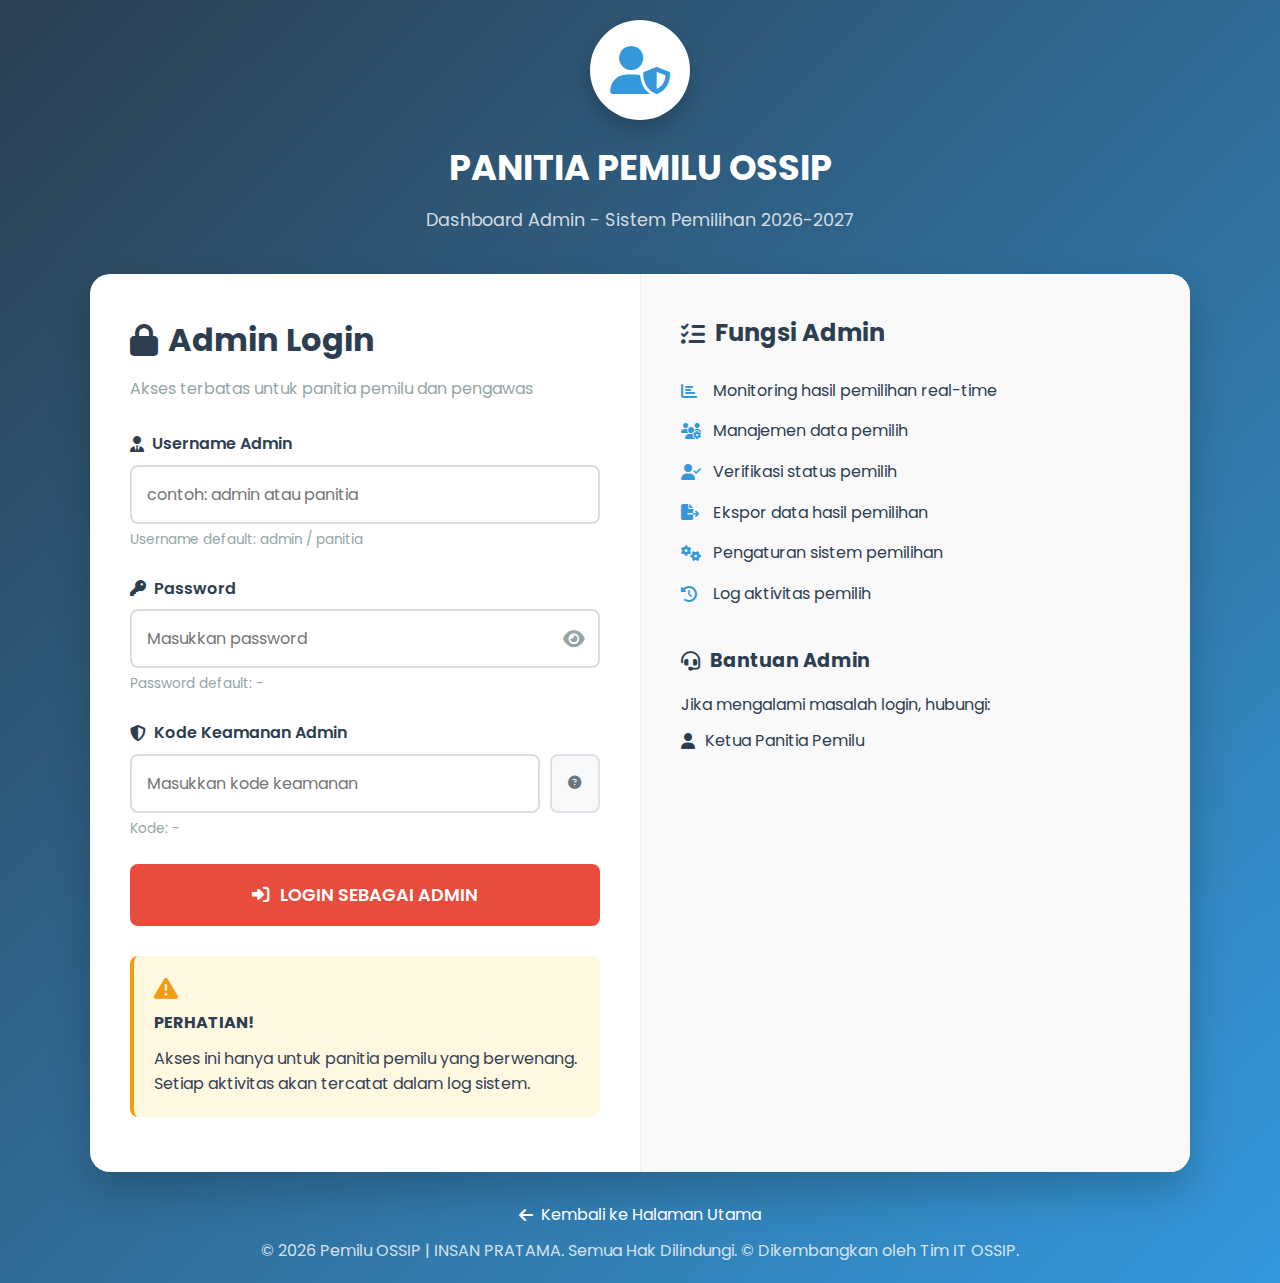
<file: admin-dashboard.html>
<!DOCTYPE html>
<html lang="id">
<head>
    <meta charset="UTF-8">
    <meta name="viewport" content="width=device-width, initial-scale=1.0">
    <title>Admin Dashboard</title>
    <link rel="stylesheet" href="style.css">
    <link rel="icon" type="image/png" href="assets/ossip-bg.png">
    <link rel="stylesheet" href="https://cdnjs.cloudflare.com/ajax/libs/font-awesome/6.4.0/css/all.min.css">
    <link href="https://fonts.googleapis.com/css2?family=Poppins:wght@300;400;500;600;700&display=swap" rel="stylesheet">
    <style>
        /* CSS untuk debugging */
        .debug-info {
            position: fixed;
            top: 10px;
            right: 10px;
            background: #333;
            color: white;
            padding: 10px;
            border-radius: 5px;
            font-size: 12px;
            z-index: 9999;
        }
        .error-box {
            background: #ff4444;
            color: white;
            padding: 20px;
            margin: 20px;
            border-radius: 10px;
        }

                /* Footer */
        .admin-footer {
            padding-top: 25px;
            border-top: 1px solid #eaeaea;
            text-align: center;
            color: #546e7a;
            font-size: 14px;
        }
    </style>
</head>
<body class="admin-dashboard-page">
    <!-- Debug Info -->
    <div class="debug-info" id="debugInfo">
        Status: Memuat...
    </div>

    <!-- Session Check - SEDERHANA -->
    <script>
        console.log('=== SESSION CHECK START ===');
        
        const isLoggedIn = sessionStorage.getItem('adminLoggedIn');
        const adminUsername = sessionStorage.getItem('adminUsername');
        
        console.log('isLoggedIn:', isLoggedIn);
        console.log('adminUsername:', adminUsername);
        
        if (!isLoggedIn || !adminUsername) {
            console.log('NOT LOGGED IN - REDIRECTING');
            alert('⚠️ Anda harus login sebagai admin terlebih dahulu!');
            window.location.href = 'admin-login.html';
        } else {
            console.log('LOGGED IN - CONTINUING');
            document.getElementById('debugInfo').textContent = 'Status: Login OK';
            
            // Set admin info
            document.addEventListener('DOMContentLoaded', function() {
                const adminName = sessionStorage.getItem('adminName') || 'Admin';
                const adminRole = sessionStorage.getItem('adminRole') || 'Administrator';
                
                if (document.getElementById('adminName')) {
                    document.getElementById('adminName').textContent = adminName;
                    document.getElementById('adminRole').textContent = adminRole;
                    document.getElementById('adminUsername').textContent = '@' + adminUsername;
                }
            });
        }
        
        console.log('=== SESSION CHECK END ===');

        // ===== DATABASE SYNC FUNCTIONS =====
function setupDatabaseSync() {
    console.log('🔧 Setting up database sync...');
    
    // Listen for events from voters page
    window.addEventListener('databaseUpdated', async (event) => {
        console.log('📡 Database update event received:', event.detail);
        
        const { type, data } = event.detail;
        
        if (type === 'VOTER_UPDATED' || 
            type === 'VOTE_CHANGED' ||
            type === 'VOTER_ADDED' ||
            type === 'VOTER_DELETED' ||
            type === 'VOTE_RESET') {
            
            console.log(`🔄 Refreshing dashboard due to: ${type}`);
            
            // Show notification
            showUpdateNotification(type);
            
            // Refresh dashboard
            await refreshDashboardWithAnimation();
        }
    });
    
    // Listen for localStorage changes
    window.addEventListener('storage', (event) => {
        if (event.key === 'lastDatabaseUpdate') {
            try {
                const updateData = JSON.parse(event.newValue);
                console.log('📡 Storage update:', updateData.type);
                
                // Trigger refresh untuk semua update terkait voter
                if (updateData.type && updateData.type.includes('VOTER') || 
                    updateData.type && updateData.type.includes('VOTE')) {
                    refreshDashboardWithAnimation();
                }
            } catch (e) {
                console.log('Error parsing storage update:', e);
            }
        }
    });
    
    // Setup BroadcastChannel
    if (typeof BroadcastChannel !== 'undefined') {
        if (!window.dbSyncChannel) {
            window.dbSyncChannel = new BroadcastChannel('ossip-database-sync');
        }
        
        window.dbSyncChannel.onmessage = (event) => {
            if (event.data.action === 'DATABASE_UPDATE') {
                const { type } = event.data.payload;
                
                if (type.includes('VOTER') || type.includes('VOTE')) {
                    console.log('📡 BroadcastChannel update:', type);
                    refreshDashboardWithAnimation();
                }
            }
        };
    }
    
    // Auto-refresh setiap 10 detik
    setInterval(async () => {
        try {
            await refreshDashboard();
        } catch (error) {
            console.log('Auto-refresh error:', error);
        }
    }, 10000);
}

// Fungsi untuk refresh dengan animasi
async function refreshDashboardWithAnimation() {
    const refreshBtn = document.getElementById('refreshBtn');
    if (refreshBtn) {
        refreshBtn.classList.add('refreshing');
    }
    
    await refreshDashboard();
    
    if (refreshBtn) {
        setTimeout(() => {
            refreshBtn.classList.remove('refreshing');
        }, 1000);
    }
}

// Fungsi untuk show update notification
function showUpdateNotification() {
    // Cek jika notification sudah ada
    if (document.getElementById('updateNotification')) {
        return;
    }
    
    const notification = document.createElement('div');
    notification.id = 'updateNotification';
    notification.innerHTML = `
        <i class="fas fa-sync-alt fa-spin"></i>
        <span>Data diperbarui, memuat ulang...</span>
    `;
    notification.style.cssText = `
        position: fixed;
        top: 70px;
        right: 20px;
        background: #4CAF50;
        color: white;
        padding: 10px 15px;
        border-radius: 5px;
        z-index: 10000;
        display: flex;
        align-items: center;
        gap: 10px;
        font-weight: 500;
        box-shadow: 0 4px 12px rgba(0,0,0,0.15);
        animation: slideInRight 0.3s ease;
    `;
    
    // Add styles for animation
    const style = document.createElement('style');
    style.textContent = `
        @keyframes slideInRight {
            from { transform: translateX(100%); opacity: 0; }
            to { transform: translateX(0); opacity: 1; }
        }
        @keyframes slideOutRight {
            from { transform: translateX(0); opacity: 1; }
            to { transform: translateX(100%); opacity: 0; }
        }
    `;
    document.head.appendChild(style);
    
    document.body.appendChild(notification);
    
    // Auto remove setelah 3 detik
    setTimeout(() => {
        if (notification.parentNode) {
            notification.style.animation = 'slideOutRight 0.3s ease';
            setTimeout(() => notification.remove(), 300);
        }
    }, 3000);
}

// ===== MODIFIKASI RENDER DASHBOARD =====
function renderDashboard(stats) {
    console.log('Rendering dashboard with updated stats:', stats);
    
    const content = `
        <div class="dashboard-header">
            <h2><i class="fas fa-tachometer-alt"></i> Dashboard Pemilihan - Real-time</h2>
            <div class="header-actions">
                <button onclick="refreshDashboardWithAnimation()" class="btn-refresh" id="refreshBtn">
                    <i class="fas fa-sync"></i> Refresh
                </button>
                <span class="last-update">Terakhir: ${new Date().toLocaleTimeString()}</span>
            </div>
        </div>
        
        <div class="stats-grid">
            <div class="stat-card">
                <div class="stat-icon" style="background: linear-gradient(135deg, #3949ab, #5c6bc0);">
                    <i class="fas fa-users"></i>
                </div>
                <div class="stat-info">
                    <h3>Total Pemilih</h3>
                    <p class="stat-number">${stats.totalVoters || 0}</p>
                </div>
            </div>
            
            <div class="stat-card">
                <div class="stat-icon" style="background: linear-gradient(135deg, #4CAF50, #2E7D32);">
                    <i class="fas fa-user-check"></i>
                </div>
                <div class="stat-info">
                    <h3>Sudah Memilih</h3>
                    <p class="stat-number">${stats.votedVoters || 0}</p>
                    <p class="stat-percentage">${stats.votePercentage || 0}%</p>
                </div>
            </div>
            
            <div class="stat-card">
                <div class="stat-icon" style="background: linear-gradient(135deg, #FF9800, #F57C00);">
                    <i class="fas fa-user-clock"></i>
                </div>
                <div class="stat-info">
                    <h3>Belum Memilih</h3>
                    <p class="stat-number">${stats.notVotedVoters || 0}</p>
                </div>
            </div>
            
            <div class="stat-card">
                <div class="stat-icon" style="background: linear-gradient(135deg, #9C27B0, #7B1FA2);">
                    <i class="fas fa-user-tie"></i>
                </div>
                <div class="stat-info">
                    <h3>Kandidat</h3>
                    <p class="stat-number">${stats.totalCandidates || 0}</p>
                </div>
            </div>
        </div>
        
 <div class="candidates-section">
    <h2><i class="fas fa-trophy"></i> Hasil Real-time</h2>
    <div class="candidates-grid">
        ${(stats.candidates || []).map(candidate => `
            <div class="candidate-result">
                <div class="candidate-number">${candidate.number || '?'}</div>
                <div class="candidate-info">
                    <h4>${candidate.chairman_name || candidate.name || 'Kandidat'}</h4>
                    <p class="candidate-votes">
                        <i class="fas fa-vote-yea"></i> ${candidate.votes || 0} suara (${candidate.percentage || 0}%)
                    </p>
                    <div class="progress-bar">
                        <div class="progress-fill" style="width: ${candidate.percentage || 0}%"></div>
                    </div>
                </div>
            </div>
        `).join('')}
    </div>
</div>
        
        <div class="quick-actions">
            <h2><i class="fas fa-bolt"></i> Aksi Cepat</h2>
            <div class="actions-grid">
                <button class="action-btn" onclick="if(confirm('Reset semua voting?')) resetVoting()">
                    <i class="fas fa-redo"></i>
                    <span>Reset Voting</span>
                </button>
                <button class="action-btn" onclick="exportData()">
                    <i class="fas fa-file-export"></i>
                    <span>Ekspor Data</span>
                </button>
                <button class="action-btn" onclick="viewLogs()">
                    <i class="fas fa-history"></i>
                    <span>Log Aktivitas</span>
                </button>
                <button class="action-btn" onclick="refreshDashboardWithAnimation()">
                    <i class="fas fa-sync"></i>
                    <span>Refresh</span>
                </button>
            </div>
        </div>
        
        <div class="sync-status">
            <p><i class="fas fa-wifi"></i> Status sinkronisasi: <span class="sync-active">Aktif</span></p>
            <p class="last-sync">Update terakhir: ${stats.lastUpdate || new Date().toLocaleString()}</p>
        </div>
    `;
    
    document.getElementById('dashboardContent').innerHTML = content;
    
    // Tambahkan CSS untuk sync status
    const syncStyle = document.createElement('style');
    syncStyle.textContent = `
        .sync-status {
            margin-top: 20px;
            padding: 15px;
            background: #f5f5f5;
            border-radius: 8px;
            font-size: 14px;
            color: #666;
        }
        .sync-status .sync-active {
            color: #4CAF50;
            font-weight: bold;
        }
        .sync-status .last-sync {
            margin-top: 5px;
            font-size: 12px;
            color: #888;
        }
        .btn-refresh {
            background: #2196F3;
            color: white;
            border: none;
            padding: 8px 16px;
            border-radius: 4px;
            cursor: pointer;
            display: flex;
            align-items: center;
            gap: 8px;
            font-weight: 500;
        }
        .btn-refresh:hover {
            background: #1976D2;
        }
        .btn-refresh.refreshing {
            background: #FF9800;
        }
        .btn-refresh.refreshing i {
            animation: spin 1s linear infinite;
        }
        @keyframes spin {
            from { transform: rotate(0deg); }
            to { transform: rotate(360deg); }
        }
    `;
    document.head.appendChild(syncStyle);
}

// ===== MODIFIKASI INITIALIZATION =====
// Di bagian akhir script, setelah semua fungsi didefinisikan
document.addEventListener('DOMContentLoaded', function() {
    console.log('DOM fully loaded');
    document.getElementById('debugInfo').textContent = 'Status: DOM Ready';
    
    // Set admin info
    const adminName = sessionStorage.getItem('adminName') || 'Admin';
    const adminRole = sessionStorage.getItem('adminRole') || 'Administrator';
    const adminUsername = sessionStorage.getItem('adminUsername') || 'admin';
    
    document.getElementById('adminName').textContent = adminName;
    document.getElementById('adminRole').textContent = adminRole;
    document.getElementById('adminUsername').textContent = '@' + adminUsername;
    
    // Start loading dashboard
    setTimeout(async () => {
        console.log('Starting dashboard load...');
        await loadDashboardContent();
        
        // Setup database sync setelah dashboard loaded
        setupDatabaseSync();
    }, 500);
});

    </script>
    
    <div class="admin-dashboard-container">
        <!-- Sidebar -->
        <div class="admin-sidebar">
            <div class="admin-profile">
                <div class="profile-avatar">
                    <i class="fas fa-user-shield"></i>
                </div>
                <h3 id="adminName">Memuat...</h3>
                <p class="admin-role" id="adminRole">Memuat...</p>
                <p class="admin-username" id="adminUsername">@memuat</p>
            </div>
            
            <nav class="admin-menu">
                <ul>
                    <li class="active">
                        <a href="#">
                            <i class="fas fa-tachometer-alt"></i>
                            <span>Dashboard</span>
                        </a>
                    </li>
                    <li>
                        <a href="admin-voters.html">
                            <i class="fas fa-users"></i>
                            <span>Data Santri</span>
                        </a>
                    </li>
                    <li>
                        <a href="admin-statistics.html">
                            <i class="fas fa-chart-bar"></i>
                            <span>Statistik</span>
                        </a>
                    </li>
                    <li>
                        <a href="admin-logs.html">
                            <i class="fas fa-history"></i>
                            <span>Log Aktivitas</span>
                        </a>
                    </li>
                    <li>
                        <a href="admin-settings.html">
                            <i class="fas fa-cog"></i>
                            <span>Pengaturan</span>
                        </a>
                    </li>
                </ul>
            </nav>
            
            <div class="logout-section">
                <button class="btn-logout" id="logoutBtn">
                    <i class="fas fa-sign-out-alt"></i> Logout
                </button>
                <p class="login-time" id="loginTime">Login: -</p>
            </div>
        </div>
        
        <!-- Main Content -->
        <div class="admin-main-content">
            <!-- Header -->
            <div class="admin-header">
                <div class="header-left">
                    <h1>Admin Dashboard</h1>
                    <p>Panel Kontrol Sistem Pemilihan OSSIP 2026-2027</p>
                </div>
                <div class="header-right">
                    <div class="notification-bell">
                        <i class="fas fa-bell"></i>
                        <span class="notification-count">0</span>
                    </div>
                    <div class="system-status">
                        <i class="fas fa-circle system-online"></i>
                        <span>Sistem Online</span>
                    </div>
                </div>
            </div>
            
            <!-- Content Area -->
            <div class="dashboard-content" id="dashboardContent">
                <div class="loading-spinner" id="loadingSpinner">
                    <i class="fas fa-spinner fa-spin"></i>
                    <p>Memuat dashboard...</p>
                    <button class="btn-retry" onclick="retryLoad()" style="margin-top: 20px;">
                        <i class="fas fa-redo"></i> Coba Lagi
                    </button>
                </div>
            </div>
        </div>
    </div>

    <!-- Simple Logout Modal -->
    <div class="modal-overlay" id="logoutModal" style="display: none;">
        <div class="modal-content">
            <div class="modal-header">
                <h2><i class="fas fa-sign-out-alt"></i> Konfirmasi Logout</h2>
            </div>
            <div class="modal-body">
                <p>Apakah Anda yakin ingin logout?</p>
            </div>
            <div class="modal-footer">
                <button class="btn-cancel" onclick="document.getElementById('logoutModal').style.display='none'">Batal</button>
                <button class="btn-confirm" onclick="doLogout()">Ya, Logout</button>
            </div>
        </div>
    </div>

            <div class="admin-footer">
                <p>&copy; 2024 Organisasi Siswa Santri (OSSIP). Hak Cipta Dilindungi.</p>
                <p><i class="fas fa-mosque"></i> Pondok Pesantren Tahfidz Insan Pratama2</p>
            </div>

    <!-- Main Script -->
    <script>
// =========== PERBAIKAN PADA BAGIAN ATAS FILE ===========
console.log('=== MAIN SCRIPT START ===');

// Update debug info
document.getElementById('debugInfo').textContent = 'Status: Inisialisasi...';

// Variabel untuk mengecek ketersediaan database
let dbInitialized = false;
let dbCheckAttempts = 0;
const MAX_DB_CHECKS = 30; // Meningkatkan batas pengecekan
const DB_CHECK_INTERVAL = 500; // Interval 500ms

// Basic functions
function retryLoad() {
    console.log('Retrying load...');
    initializeDatabase().then(() => loadDashboardContent());
}

function doLogout() {
    sessionStorage.clear();
    window.location.href = 'admin-login.html';
}

// FUNGSI BARU: Inisialisasi Database
async function initializeDatabase() {
    return new Promise((resolve, reject) => {
        console.log('Initializing database...');
        
        // Jika window.db sudah ada dan berfungsi
        if (window.db && typeof window.db.getElectionStats === 'function') {
            console.log('Database already initialized');
            dbInitialized = true;
            resolve(true);
            return;
        }
        
        // Fungsi untuk memeriksa database
        function checkDatabase() {
            dbCheckAttempts++;
            console.log(`Checking database (attempt ${dbCheckAttempts}/${MAX_DB_CHECKS})...`);
            
            if (window.db && typeof window.db.getElectionStats === 'function') {
                console.log('✓ Database available!');
                dbInitialized = true;
                resolve(true);
                return;
            }
            
            if (dbCheckAttempts >= MAX_DB_CHECKS) {
                console.error('✗ Database not available after maximum attempts');
                reject(new Error('Database tidak dapat diinisialisasi'));
                return;
            }
            
            // Coba lagi
            setTimeout(checkDatabase, DB_CHECK_INTERVAL);
        }
        
        // Mulai pengecekan
        checkDatabase();
    });
}

// FUNGSI BARU: Fallback jika database tidak tersedia
function initializeFallbackDatabase() {
    console.warn('Using fallback database');
    
    // Buat objek database fallback sederhana
    window.db = {
        getElectionStats: async function() {
            return {
                totalVoters: 1500,
                votesCast: 980,
                votePercentage: 65.3,
                candidateStats: [
                    { id: 1, name: 'Kandidat A', votes: 450, percentage: 45.9 },
                    { id: 2, name: 'Kandidat B', votes: 380, percentage: 38.8 },
                    { id: 3, name: 'Kandidat C', votes: 150, percentage: 15.3 }
                ],
                lastUpdate: new Date().toLocaleString()
            };
        }
    };
    
    dbInitialized = true;
    return window.db;
}

// FUNGSI BARU: Coba muat database dari script eksternal
async function loadDatabaseScript() {
    return new Promise((resolve, reject) => {
        // Cek apakah script database sudah dimuat
        if (document.querySelector('script[src*="database"]')) {
            console.log('Database script already loaded');
            resolve(true);
            return;
        }
        
        // Coba muat script database (sesuaikan path dengan struktur Anda)
        const scriptPaths = [
            'js/database.js',
            'database.js',
            '../database.js',
            'scripts/database.js',
            './database.js'
        ];
        
        let loaded = false;
        
        scriptPaths.forEach(path => {
            if (loaded) return;
            
            const script = document.createElement('script');
            script.src = path;
            script.onload = () => {
                console.log(`✓ Database script loaded from: ${path}`);
                loaded = true;
                resolve(true);
            };
            script.onerror = () => {
                console.log(`✗ Failed to load from: ${path}`);
            };
            
            document.head.appendChild(script);
        });
        
        // Timeout jika semua gagal
        setTimeout(() => {
            if (!loaded) {
                console.warn('Could not load database script, using fallback');
                initializeFallbackDatabase();
                resolve(false);
            }
        }, 3000);
    });
}

// Test database connection
function testDatabase() {
    console.log('Testing database connection...');
    
    if (!window.db) {
        console.error('window.db is undefined');
        return false;
    }
    
    if (!window.db.getElectionStats) {
        console.error('window.db.getElectionStats is undefined');
        return false;
    }
    
    console.log('Database functions available:', Object.keys(window.db).filter(k => typeof window.db[k] === 'function'));
    return true;
}

// MODIFIKASI: Load dashboard content
async function loadDashboardContent() {
    console.log('Loading dashboard content...');
    document.getElementById('debugInfo').textContent = 'Status: Memuat data...';
    
    const loadingSpinner = document.getElementById('loadingSpinner');
    if (loadingSpinner) {
        loadingSpinner.innerHTML = '<i class="fas fa-spinner fa-spin"></i><p>Memuat data...</p>';
    }
    
    try {
        // Test database first
        if (!testDatabase()) {
            console.log('Database not ready, attempting initialization...');
            await initializeDatabase();
        }
        
        // Try to get stats
        console.log('Calling getElectionStats...');
        const stats = await window.db.getElectionStats();
        console.log('Stats received:', stats);
        
        // Render dashboard
        renderDashboard(stats);
        document.getElementById('debugInfo').textContent = 'Status: Selesai';
        
    } catch (error) {
        console.error('Error loading dashboard:', error);
        document.getElementById('debugInfo').textContent = 'Status: Error';
        
        // Show error message dengan lebih banyak opsi
        document.getElementById('dashboardContent').innerHTML = `
            <div class="error-box">
                <h3><i class="fas fa-exclamation-triangle"></i> Gagal Memuat Dashboard</h3>
                <p>Error: ${error.message}</p>
                <p>Menggunakan data fallback...</p>
                <button onclick="retryLoad()" class="btn-retry">
                    <i class="fas fa-redo"></i> Coba Lagi
                </button>
                <button onclick="showFallbackData()" class="btn-retry" style="background: #666; margin-left: 10px;">
                    <i class="fas fa-eye"></i> Tampilkan Data Demo
                </button>
                <button onclick="forceFallbackDatabase()" class="btn-retry" style="background: #8B4513; margin-left: 10px;">
                    <i class="fas fa-database"></i> Gunakan Database Fallback
                </button>
            </div>
        `;
        
        // Otomatis coba fallback
        try {
            showFallbackData();
        } catch (e) {
            console.error('Fallback also failed:', e);
        }
    }
}

// FUNGSI BARU: Tampilkan data fallback
function showFallbackData() {
    console.log('Showing fallback data...');
    const fallbackStats = {
        totalVoters: 1500,
        votesCast: 980,
        votePercentage: 65.3,
        candidateStats: [
            { id: 1, name: 'Kandidat A', votes: 450, percentage: 45.9 },
            { id: 2, name: 'Kandidat B', votes: 380, percentage: 38.8 },
            { id: 3, name: 'Kandidat C', votes: 150, percentage: 15.3 }
        ],
        lastUpdate: new Date().toLocaleString(),
        isFallback: true
    };
    
    renderDashboard(fallbackStats);
    document.getElementById('debugInfo').textContent = 'Status: Data Demo';
    
    // Tambahkan notifikasi
    const notification = document.createElement('div');
    notification.className = 'fallback-notification';
    notification.innerHTML = '<i class="fas fa-info-circle"></i> Menampilkan data demo. Database asli tidak tersedia.';
    notification.style.cssText = 'background: #FFA500; color: #000; padding: 10px; margin: 10px 0; border-radius: 5px;';
    document.getElementById('dashboardContent').prepend(notification);
}

// FUNGSI BARU: Paksa penggunaan fallback database
function forceFallbackDatabase() {
    console.log('Forcing fallback database...');
    initializeFallbackDatabase();
    loadDashboardContent();
}

// MODIFIKASI: Inisialisasi saat halaman dimuat
document.addEventListener('DOMContentLoaded', async function() {
    console.log('DOM Content Loaded');
    
    // Set login time
    const loginTime = sessionStorage.getItem('adminLoginTime');
    if (loginTime) {
        const time = new Date(loginTime).toLocaleTimeString();
        document.getElementById('loginTime').textContent = `Login: ${time}`;
    } else {
        const now = new Date().toLocaleTimeString();
        sessionStorage.setItem('adminLoginTime', new Date().toISOString());
        document.getElementById('loginTime').textContent = `Login: ${now}`;
    }
    
    // Logout button
    document.getElementById('logoutBtn').addEventListener('click', function() {
        document.getElementById('logoutModal').style.display = 'flex';
    });
    
    // Coba muat script database terlebih dahulu
    try {
        await loadDatabaseScript();
        
        // Tunggu sebentar untuk inisialisasi
        setTimeout(async () => {
            // Load dashboard content
            await loadDashboardContent();
        }, 1000);
        
    } catch (error) {
        console.error('Failed to load database script:', error);
        // Gunakan fallback
        showFallbackData();
    }
});

// Pastikan renderDashboard ada (jika tidak, tambahkan)
function renderDashboard(stats) {
    console.log('Rendering dashboard with stats:', stats);
    
    // Kode render dashboard Anda yang asli
    // ... (pastikan fungsi ini ada di kode Anda)
    
    // Contoh sederhana jika renderDashboard belum ada:
    const dashboardContent = document.getElementById('dashboardContent');
    if (dashboardContent && stats) {
        dashboardContent.innerHTML = `
            <div class="stats-container">
                <div class="stat-card">
                    <h3>Total Pemilih</h3>
                    <p class="stat-number">${stats.totalVoters}</p>
                </div>
                <div class="stat-card">
                    <h3>Sudah Memilih</h3>
                    <p class="stat-number">${stats.votesCast}</p>
                </div>
                <div class="stat-card">
                    <h3>Persentase</h3>
                    <p class="stat-number">${stats.votePercentage}%</p>
                </div>
            </div>
            ${stats.isFallback ? '<p style="color: orange;"><i class="fas fa-exclamation-triangle"></i> Data Demo</p>' : ''}
            <p><small>Terakhir diperbarui: ${stats.lastUpdate}</small></p>
        `;
    }
}
        
        // Render dashboard with data
        function renderDashboard(stats) {
            console.log('Rendering dashboard with:', stats);
            
            const content = `
                <div class="stats-grid">
                    <div class="stat-card">
                        <div class="stat-icon" style="background: linear-gradient(135deg, #3949ab, #5c6bc0);">
                            <i class="fas fa-users"></i>
                        </div>
                        <div class="stat-info">
                            <h3>Total Pemilih</h3>
                            <p class="stat-number">${stats.totalVoters || 0}</p>
                        </div>
                    </div>
                    
                    <div class="stat-card">
                        <div class="stat-icon" style="background: linear-gradient(135deg, #4CAF50, #2E7D32);">
                            <i class="fas fa-user-check"></i>
                        </div>
                        <div class="stat-info">
                            <h3>Sudah Memilih</h3>
                            <p class="stat-number">${stats.votedVoters || 0}</p>
                            <p class="stat-percentage">${stats.votePercentage || 0}%</p>
                        </div>
                    </div>
                    
                    <div class="stat-card">
                        <div class="stat-icon" style="background: linear-gradient(135deg, #FF9800, #F57C00);">
                            <i class="fas fa-user-clock"></i>
                        </div>
                        <div class="stat-info">
                            <h3>Belum Memilih</h3>
                            <p class="stat-number">${stats.notVotedVoters || 0}</p>
                        </div>
                    </div>
                    
                    <div class="stat-card">
                        <div class="stat-icon" style="background: linear-gradient(135deg, #9C27B0, #7B1FA2);">
                            <i class="fas fa-user-tie"></i>
                        </div>
                        <div class="stat-info">
                            <h3>Kandidat</h3>
                            <p class="stat-number">${stats.totalCandidates || 0}</p>
                        </div>
                    </div>
                </div>
                
                <div class="candidates-section">
                    <h2><i class="fas fa-trophy"></i> Hasil Sementara</h2>
                    <div class="candidates-grid">
                        ${(stats.candidates || []).map(candidate => `
                            <div class="candidate-result">
                                <div class="candidate-number">${candidate.number || '?'}</div>
                                <div class="candidate-info">
                                    <h4>${candidate.name || 'Kandidat'}</h4>
                                    <p class="candidate-votes">
                                        <i class="fas fa-vote-yea"></i> ${candidate.votes || 0} suara (${candidate.percentage || 0}%)
                                    </p>
                                    <div class="progress-bar">
                                        <div class="progress-fill" style="width: ${candidate.percentage || 0}%"></div>
                                    </div>
                                </div>
                            </div>
                        `).join('')}
                    </div>
                </div>
                
                <div class="quick-actions">
                    <h2><i class="fas fa-bolt"></i> Aksi Cepat</h2>
                    <div class="actions-grid">
                        <button class="action-btn" onclick="if(confirm('Reset semua voting?')) resetVoting()">
                            <i class="fas fa-redo"></i>
                            <span>Reset Voting</span>
                        </button>
                        <button class="action-btn" onclick="exportData()">
                            <i class="fas fa-file-export"></i>
                            <span>Ekspor Data</span>
                        </button>
                        <button class="action-btn" onclick="viewLogs()">
                            <i class="fas fa-history"></i>
                            <span>Log Aktivitas</span>
                        </button>
                        <button class="action-btn" onclick="refreshDashboard()">
                            <i class="fas fa-sync"></i>
                            <span>Refresh</span>
                        </button>
                    </div>
                </div>
            `;
            
            document.getElementById('dashboardContent').innerHTML = content;
        }
        
        // Action functions
        async function resetVoting() {
            if (window.db && window.db.resetAllVotes) {
                try {
                    await window.db.resetAllVotes();
                    alert('✅ Voting berhasil direset!');
                    loadDashboardContent();
                } catch (error) {
                    alert('❌ Gagal reset: ' + error.message);
                }
            } else {
                alert('Fungsi reset tidak tersedia');
            }
        }
        
        async function exportData() {
            if (window.db && window.db.exportVotingDataToCSV) {
                try {
                    await window.db.exportVotingDataToCSV();
                } catch (error) {
                    alert('❌ Gagal ekspor: ' + error.message);
                }
            } else {
                alert('Fungsi ekspor tidak tersedia');
            }
        }
        
        function viewLogs() {
            alert('Fitur log aktivitas dalam pengembangan');
        }
        
        function refreshDashboard() {
            loadDashboardContent();
        }
        
        function showFallbackData() {
            const fallbackStats = {
                totalVoters: 107,
                votedVoters: 0,
                notVotedVoters: 107,
                votePercentage: 0,
                totalCandidates: 3,
                candidates: [
                    { number: 1, name: "MUHAMAD FADLAN ARFANI", votes: 0, percentage: 0 },
                    { number: 2, name: "PRAMUDITA AULADI", votes: 0, percentage: 0 },
                    { number: 3, name: "DHARMA ALIF SAPUTRA", votes: 0, percentage: 0 }
                ]
            };
            renderDashboard(fallbackStats);
        }
        
        // Initialize dashboard after page loads
        document.addEventListener('DOMContentLoaded', function() {
            console.log('DOM fully loaded');
            document.getElementById('debugInfo').textContent = 'Status: DOM Ready';
            
            // Set admin info
            const adminName = sessionStorage.getItem('adminName') || 'Admin';
            const adminRole = sessionStorage.getItem('adminRole') || 'Administrator';
            const adminUsername = sessionStorage.getItem('adminUsername') || 'admin';
            
            document.getElementById('adminName').textContent = adminName;
            document.getElementById('adminRole').textContent = adminRole;
            document.getElementById('adminUsername').textContent = '@' + adminUsername;
            
            // Start loading dashboard
            setTimeout(() => {
                console.log('Starting dashboard load...');
                loadDashboardContent();
            }, 500);
        });
        
        // Check if database is available
        function checkDatabaseAvailability() {
            let attempts = 0;
            const maxAttempts = 10;
            
            const checkInterval = setInterval(() => {
                attempts++;
                console.log(`Checking database (attempt ${attempts}/${maxAttempts})...`);
                
                if (window.db && window.db.getElectionStats) {
                    console.log('✅ Database available!');
                    clearInterval(checkInterval);
                    document.getElementById('debugInfo').textContent += ' | DB OK';
                    
                    // If DOM is already loaded, load dashboard
                    if (document.readyState === 'complete') {
                        loadDashboardContent();
                    }
                } else if (attempts >= maxAttempts) {
                    console.error('❌ Database not available after', maxAttempts, 'attempts');
                    clearInterval(checkInterval);
                    document.getElementById('debugInfo').textContent += ' | DB Timeout';
                    
                    // Show error
                    document.getElementById('dashboardContent').innerHTML = `
                        <div class="error-box">
                            <h3><i class="fas fa-database"></i> Database Error</h3>
                            <p>Database tidak merespons setelah ${maxAttempts} detik.</p>
                            <button onclick="location.reload()" class="btn-retry">
                                <i class="fas fa-sync"></i> Refresh Halaman
                            </button>
                        </div>
                    `;
                }
            }, 1000);
        }
        
        // Start checking for database
        console.log('Starting database check...');
        checkDatabaseAvailability();
        
        console.log('=== MAIN SCRIPT END ===');
        
    </script>
    <!-- Di admin-voters.html, admin-dashboard.html, admin-statistics.html -->
<script src="sync-helper.js"></script>
</body>
</html>
</file>
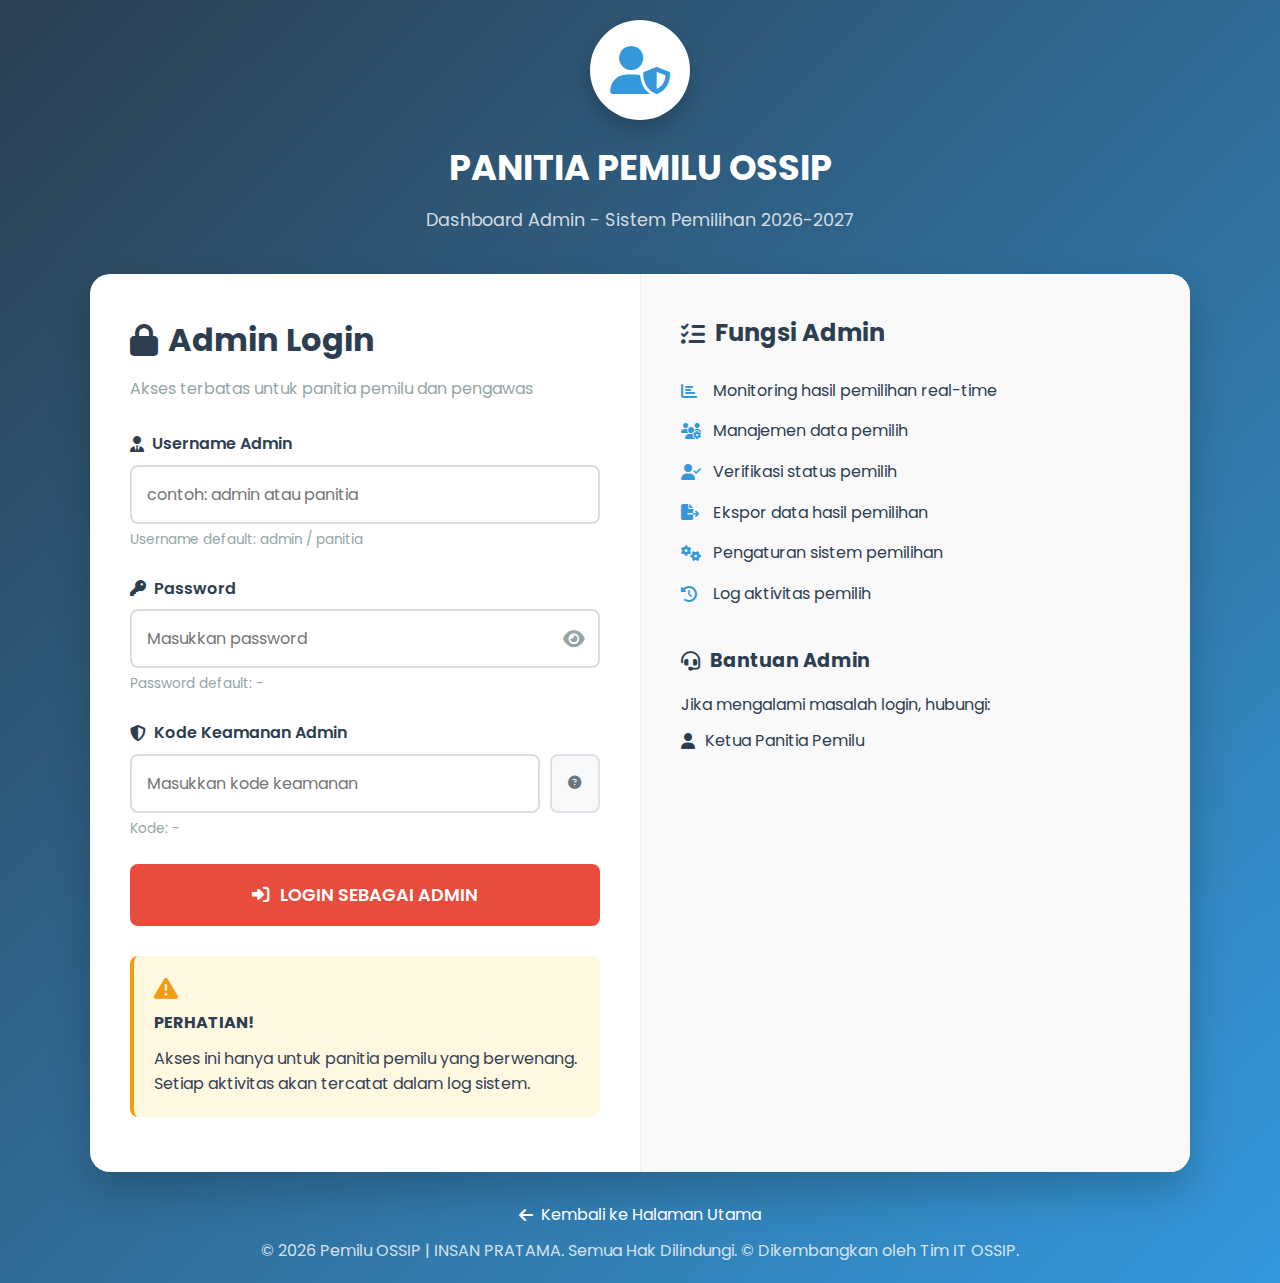
<file: admin-login.html>
<!DOCTYPE html>
<html lang="id">
<head>
    <meta charset="UTF-8">
    <meta name="viewport" content="width=device-width, initial-scale=1.0">
    <title>Login Admin</title>
    <link rel="stylesheet" href="style.css">
    <link rel="icon" type="image/png" href="assets/ossip-bg.png">
    <link rel="stylesheet" href="https://cdnjs.cloudflare.com/ajax/libs/font-awesome/6.4.0/css/all.min.css">
    <link href="https://fonts.googleapis.com/css2?family=Poppins:wght@300;400;500;600;700&display=swap" rel="stylesheet">
</head>
<body class="admin-login-page">
    <div class="admin-login-container">
        <div class="admin-login-header">
            <div class="admin-logo">
                <div class="logo-circle">
                    <i class="fas fa-user-shield"></i>
                </div>
                <h1>PANITIA PEMILU OSSIP</h1>
                <p>Dashboard Admin - Sistem Pemilihan 2026-2027</p>
            </div>
        </div>
        
        <div class="admin-login-card">
            <div class="admin-login-form">
                <h2><i class="fas fa-lock"></i> Admin Login</h2>
                <p class="admin-subtitle">Akses terbatas untuk panitia pemilu dan pengawas</p>
                
                <!-- Login Status Message -->
                <div class="login-message" id="loginMessage"></div>
                
                <!-- Login Attempts Warning -->
                <div class="login-attempts-warning" id="loginAttemptsWarning" style="display: none;">
                    <i class="fas fa-exclamation-triangle"></i>
                    <span id="attemptsText">Percobaan login tersisa: <span id="attemptsCount">3</span></span>
                </div>
                
                <form id="adminLoginForm">
                    <div class="form-group">
                        <label for="adminUsername"><i class="fas fa-user-tie"></i> Username Admin</label>
                        <input type="text" id="adminUsername" name="adminUsername" placeholder="contoh: admin atau panitia" required>
                        <small class="form-help">Username default: admin / panitia</small>
                    </div>
                    
                    <div class="form-group">
                        <label for="adminPassword"><i class="fas fa-key"></i> Password</label>
                        <div class="password-container">
                            <input type="password" id="adminPassword" name="adminPassword" placeholder="Masukkan password" required>
                            <button type="button" class="toggle-password" id="togglePassword">
                                <i class="fas fa-eye"></i>
                            </button>
                        </div>
                        <small class="form-help">Password default: -</small>
                    </div>
                    
                    <div class="form-group">
                        <label for="adminCode"><i class="fas fa-shield-alt"></i> Kode Keamanan Admin</label>
                        <div class="security-code-container">
                            <input type="password" id="adminCode" name="adminCode" placeholder="Masukkan kode keamanan" required>
                            <button type="button" class="btn-security-hint" id="securityHintBtn" title="Petunjuk kode">
                                <i class="fas fa-question-circle"></i>
                            </button>
                        </div>
                        <small class="form-help">Kode: -</small>
                        <div class="security-info" id="securityInfo" style="display: none;">
                            <p><strong>Kode Keamanan Sistem:</strong> <span id="systemSecurityHint">-</span></p>
                            <p class="hint-note"><i class="fas fa-exclamation-triangle"></i> Rahasiakan kode ini!</p>
                        </div>
                    </div>
                    
                    <div class="form-actions">
                        <button type="submit" class="btn-admin-login" id="loginButton">
                            <i class="fas fa-sign-in-alt"></i> LOGIN SEBAGAI ADMIN
                        </button>
                    </div>
                </form>
                
                <div class="admin-login-info">
                    <div class="info-box">
                        <i class="fas fa-exclamation-triangle"></i>
                        <h4>PERHATIAN!</h4>
                        <p>Akses ini hanya untuk panitia pemilu yang berwenang. Setiap aktivitas akan tercatat dalam log sistem.</p>
                    </div>
                </div>
            </div>
            
            <div class="admin-login-sidebar">
                <h3><i class="fas fa-tasks"></i> Fungsi Admin</h3>
                <ul class="admin-functions">
                    <li><i class="fas fa-chart-bar"></i> Monitoring hasil pemilihan real-time</li>
                    <li><i class="fas fa-users-cog"></i> Manajemen data pemilih</li>
                    <li><i class="fas fa-user-check"></i> Verifikasi status pemilih</li>
                    <li><i class="fas fa-file-export"></i> Ekspor data hasil pemilihan</li>
                    <li><i class="fas fa-cogs"></i> Pengaturan sistem pemilihan</li>
                    <li><i class="fas fa-history"></i> Log aktivitas pemilih</li>
                </ul>
                
                <div class="admin-contact">
                    <h4><i class="fas fa-headset"></i> Bantuan Admin</h4>
                    <p>Jika mengalami masalah login, hubungi:</p>
                    <p><i class="fas fa-user"></i> Ketua Panitia Pemilu</p>
                </div>
            </div>
        </div>
        
        <div class="admin-login-footer">
            <a href="index.html"><i class="fas fa-arrow-left"></i> Kembali ke Halaman Utama</a>
            <p>© 2026 Pemilu OSSIP | INSAN PRATAMA. Semua Hak Dilindungi. &copy; Dikembangkan oleh Tim IT OSSIP.</p>
        </div>
    </div>

    <!-- Security Modal -->
    <div class="modal-overlay" id="securityModal" style="display: none;">
        <div class="modal-content security-modal">
            <div class="modal-header">
                <h2><i class="fas fa-user-shield"></i> Sistem Keamanan Admin</h2>
                <button class="modal-close" id="closeSecurityModal">&times;</button>
            </div>
            <div class="modal-body">
                <div class="security-level">
                    <div class="security-icon">
                        <i class="fas fa-lock"></i>
                    </div>
                    <h3>Tingkat Keamanan: TINGGI</h3>
                    <p>Sistem ini dilindungi oleh kode keamanan bertingkat</p>
                </div>
                
                <div class="security-instructions">
                    <h4><i class="fas fa-info-circle"></i> Instruksi Kode Keamanan:</h4>
                    <ol>
                        <li>Kode keamanan hanya diberikan kepada panitia terpercaya</li>
                        <li>Kode terdiri dari kombinasi huruf dan angka</li>
                        <li>Kode bersifat <strong>case-sensitive</strong> (perhatikan huruf besar/kecil)</li>
                        <li>Jangan bagikan kode kepada siapapun</li>
                        <li>Setelah login, semua aktivitas akan tercatat</li>
                    </ol>
                </div>
                
                <div class="security-contact">
                    <h4><i class="fas fa-headset"></i> Lupa Kode?</h4>
                    <p>Hubungi Ketua Panitia Terdekat</p>
                </div>
            </div>
            <div class="modal-footer">
                <button class="btn-confirm" id="understandBtn">
                    <i class="fas fa-check"></i> MENGERTI
                </button>
            </div>
        </div>
    </div>

    <!-- Tambahkan script -->
    <script src="database.js"></script>
    <script>
        // Wait for database to be ready
        document.addEventListener('DOMContentLoaded', function() {
            console.log('Admin Login Page Loaded');
            
            // Initialize variables
            let loginAttempts = 3;
            let isLocked = false;
            
            // DOM Elements
            const loginForm = document.getElementById('adminLoginForm');
            const adminUsername = document.getElementById('adminUsername');
            const adminPassword = document.getElementById('adminPassword');
            const adminCode = document.getElementById('adminCode');
            const togglePassword = document.getElementById('togglePassword');
            const securityHintBtn = document.getElementById('securityHintBtn');
            const securityInfo = document.getElementById('securityInfo');
            const securityModal = document.getElementById('securityModal');
            const closeSecurityModal = document.getElementById('closeSecurityModal');
            const understandBtn = document.getElementById('understandBtn');
            const loginButton = document.getElementById('loginButton');
            const loginMessage = document.getElementById('loginMessage');
            const loginAttemptsWarning = document.getElementById('loginAttemptsWarning');
            const attemptsCount = document.getElementById('attemptsCount');
            const attemptsText = document.getElementById('attemptsText');
            
            // Toggle password visibility
            togglePassword.addEventListener('click', function() {
                const type = adminPassword.getAttribute('type') === 'password' ? 'text' : 'password';
                adminPassword.setAttribute('type', type);
                this.innerHTML = type === 'password' ? '<i class="fas fa-eye"></i>' : '<i class="fas fa-eye-slash"></i>';
            });
            
            // Show/hide security hint
            securityHintBtn.addEventListener('click', function() {
                securityInfo.style.display = securityInfo.style.display === 'none' ? 'block' : 'none';
            });
            
            // Show security modal
            securityHintBtn.addEventListener('dblclick', function() {
                securityModal.style.display = 'block';
            });
            
            // Close security modal
            closeSecurityModal.addEventListener('click', function() {
                securityModal.style.display = 'none';
            });
            
            // Close security modal with understand button
            understandBtn.addEventListener('click', function() {
                securityModal.style.display = 'none';
            });
            
            // Close modal when clicking outside
            window.addEventListener('click', function(event) {
                if (event.target === securityModal) {
                    securityModal.style.display = 'none';
                }
            });
            
            // Show login attempts warning
            function showLoginAttemptsWarning() {
                loginAttemptsWarning.style.display = 'flex';
                attemptsCount.textContent = loginAttempts;
                
                if (loginAttempts <= 1) {
                    attemptsText.innerHTML = '<strong>Percobaan terakhir!</strong>';
                    loginAttemptsWarning.style.background = 'linear-gradient(135deg, #ff4444, #cc0000)';
                } else if (loginAttempts <= 2) {
                    loginAttemptsWarning.style.background = 'linear-gradient(135deg, #ff9800, #f57c00)';
                }
            }
            
            // Show login message
            function showMessage(message, type = 'error') {
                loginMessage.textContent = message;
                loginMessage.className = `login-message ${type}`;
                loginMessage.style.display = 'block';
                
                // Auto hide after 5 seconds for success messages
                if (type === 'success') {
                    setTimeout(() => {
                        loginMessage.style.display = 'none';
                    }, 5000);
                }
            }
            
            // Disable login form
            function disableLoginForm() {
                adminUsername.disabled = true;
                adminPassword.disabled = true;
                adminCode.disabled = true;
                loginButton.disabled = true;
                loginButton.innerHTML = '<i class="fas fa-lock"></i> AKUN TERKUNCI';
                loginButton.style.background = 'linear-gradient(135deg, #666, #444)';
                loginButton.style.cursor = 'not-allowed';
                showMessage('Login dinonaktifkan. Hubungi administrator.', 'error');
                isLocked = true;
            }
            
            // Handle login form submission
            loginForm.addEventListener('submit', async function(e) {
                e.preventDefault();
                
                // Check if locked
                if (isLocked) {
                    showMessage('Login dinonaktifkan. Hubungi administrator.', 'error');
                    return;
                }
                
                // Get form values
                const username = adminUsername.value.trim();
                const password = adminPassword.value.trim();
                const securityCode = adminCode.value.trim();
                
                // Validate security code
                const validSecurityCode = 'OSSIP2026';
                if (securityCode !== validSecurityCode) {
                    showMessage('Kode keamanan salah!', 'error');
                    loginAttempts--;
                    
                    if (loginAttempts > 0) {
                        showLoginAttemptsWarning();
                        showMessage(`Kode keamanan salah. Percobaan tersisa: ${loginAttempts}`, 'error');
                    } else {
                        disableLoginForm();
                    }
                    return;
                }
                
                // Show loading state
                loginButton.innerHTML = '<i class="fas fa-spinner fa-spin"></i> MEMPROSES...';
                loginButton.disabled = true;
                
                try {
                    // Wait for database to be ready
                    if (!window.db || !window.db.db) {
                        await new Promise(resolve => {
                            const checkDB = setInterval(() => {
                                if (window.db && window.db.db) {
                                    clearInterval(checkDB);
                                    resolve();
                                }
                            }, 100);
                        });
                    }
                    
                    // Validate admin login
                    const result = await window.db.validateAdminLogin(username, password);
                    
                    if (result.success) {
                        // Login successful
                        showMessage('Login berhasil! Mengarahkan ke dashboard...', 'success');
                        
                        // Store admin session
                        sessionStorage.setItem('adminLoggedIn', 'true');
                        sessionStorage.setItem('adminUsername', result.admin.username);
                        sessionStorage.setItem('adminName', result.admin.name);
                        sessionStorage.setItem('adminRole', result.admin.role);
                        
                        // Reset login attempts
                        loginAttempts = 3;
                        loginAttemptsWarning.style.display = 'none';
                        
                        // Redirect to admin dashboard after 2 seconds
                        setTimeout(() => {
                            window.location.href = 'admin-dashboard.html';
                        }, 2000);
                        
                    } else {
                        // Login failed
                        showMessage(result.message, 'error');
                        loginAttempts--;
                        
                        if (loginAttempts > 0) {
                            showLoginAttemptsWarning();
                        } else {
                            disableLoginForm();
                        }
                        
                        // Reset button
                        loginButton.innerHTML = '<i class="fas fa-sign-in-alt"></i> LOGIN SEBAGAI ADMIN';
                        loginButton.disabled = false;
                    }
                    
                } catch (error) {
                    console.error('Login error:', error);
                    showMessage('Terjadi kesalahan sistem. Silakan coba lagi.', 'error');
                    
                    // Reset button
                    loginButton.innerHTML = '<i class="fas fa-sign-in-alt"></i> LOGIN SEBAGAI ADMIN';
                    loginButton.disabled = false;
                }
            });
            
            // Initialize form with demo credentials
            function initDemoCredentials() {
                // You can optionally pre-fill demo credentials for testing
                // adminUsername.value = 'admin';
                // adminPassword.value = 'admin123';
                // adminCode.value = 'OSSIP2026';
            }
            
            // Initialize page
            initDemoCredentials();
            
            // Check if database is ready
            if (window.db && window.db.db) {
                console.log('Database is ready');
            } else {
                console.log('Waiting for database...');
                document.addEventListener('databaseReady', function() {
                    console.log('Database ready event received');
                });
            }
        });

        // In validateAdminLogin success handler:
if (result.success) {
    // Login successful
    showMessage('Login berhasil! Mengarahkan ke dashboard...', 'success');
    
    // Store admin session
    sessionStorage.setItem('adminLoggedIn', 'true');
    sessionStorage.setItem('adminUsername', result.admin.username);
    sessionStorage.setItem('adminName', result.admin.name);
    sessionStorage.setItem('adminRole', result.admin.role);
    sessionStorage.setItem('adminPermissions', JSON.stringify(result.admin.permissions));
    sessionStorage.setItem('adminLoginTime', new Date().toISOString());
    
    // Reset login attempts
    loginAttempts = 3;
    loginAttemptsWarning.style.display = 'none';
    
    // Redirect to admin dashboard after 2 seconds
    setTimeout(() => {
        window.location.href = 'admin-dashboard.html';
    }, 2000);
}

// Di admin-login.html, pastikan session disimpan:
sessionStorage.setItem('adminLoggedIn', 'true');
sessionStorage.setItem('adminUsername', result.admin.username);
sessionStorage.setItem('adminName', result.admin.name);
sessionStorage.setItem('adminRole', result.admin.role);


    </script>
</body>
</html>
</file>
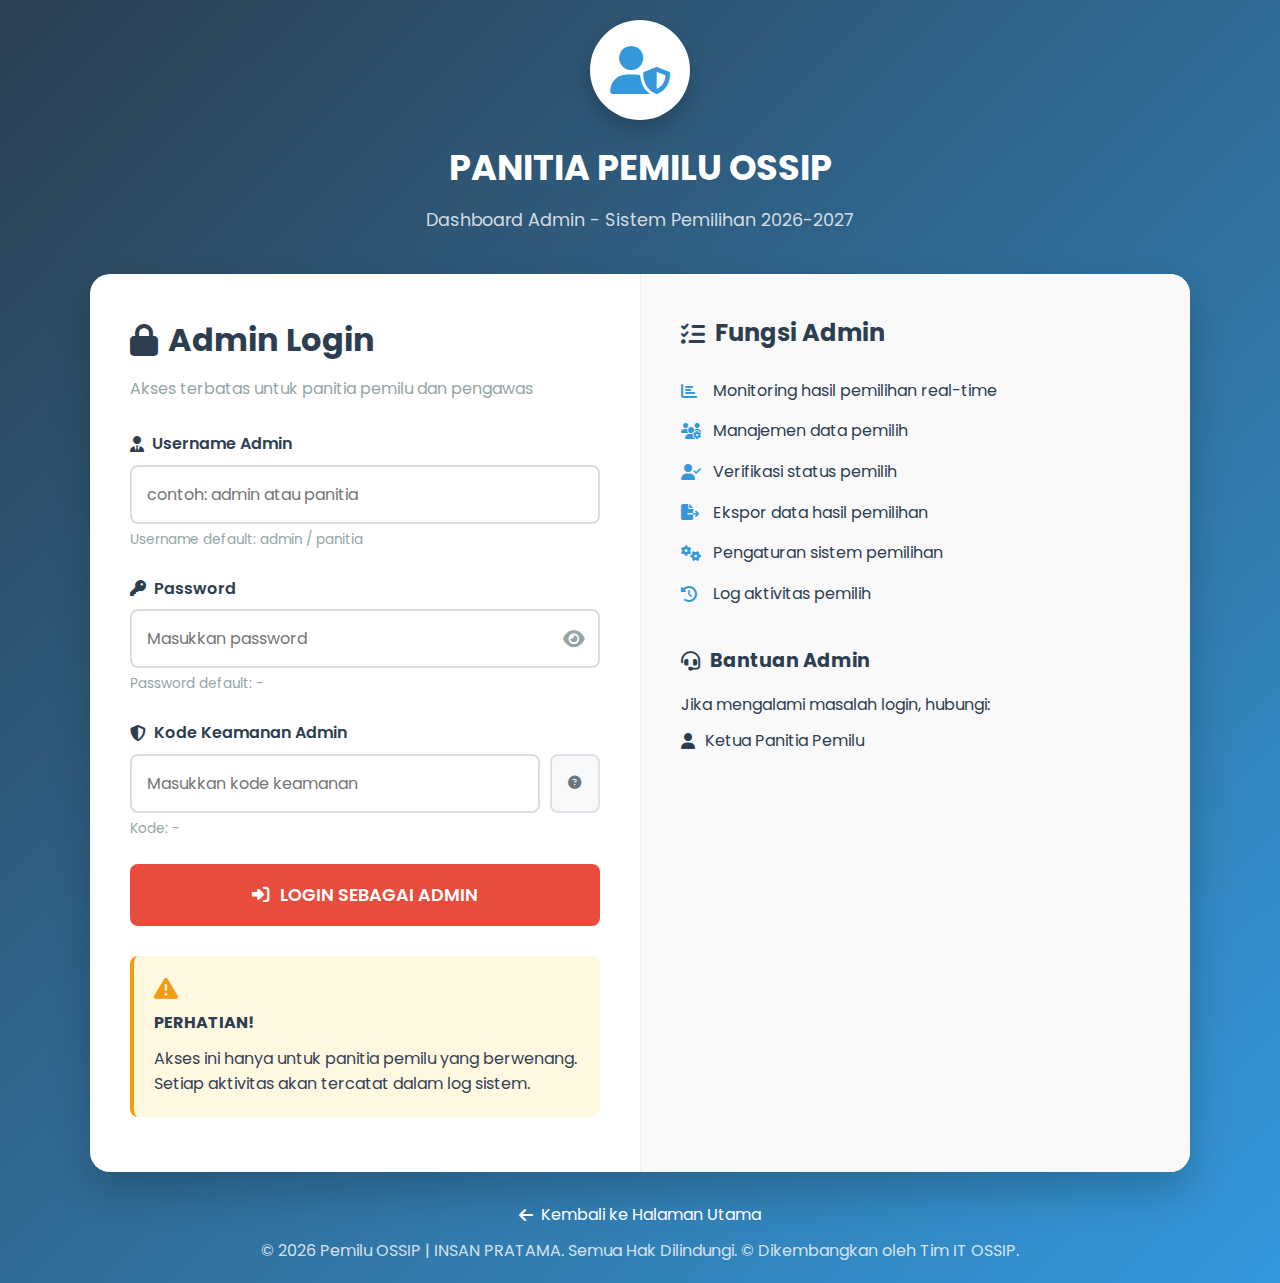
<file: admin-logs.html>
<!DOCTYPE html>
<html lang="id">
<head>
    <meta charset="UTF-8">
    <meta name="viewport" content="width=device-width, initial-scale=1.0">
    <title>Admin OSSIP - Log Aktivitas</title>
    <link rel="icon" type="image/png" href="assets/ossip-bg.png">
    <link rel="stylesheet" href="https://cdnjs.cloudflare.com/ajax/libs/font-awesome/6.4.0/css/all.min.css">
    <link href="https://fonts.googleapis.com/css2?family=Poppins:wght@300;400;500;600;700&display=swap" rel="stylesheet">
    <style>
        /* ===== RESET & BASE STYLES ===== */
        * {
            margin: 0;
            padding: 0;
            box-sizing: border-box;
        }

        :root {
            --primary-color: #1a237e;
            --secondary-color: #3949ab;
            --success-color: #4CAF50;
            --warning-color: #FF9800;
            --danger-color: #F44336;
            --info-color: #2196F3;
            --light-color: #f5f5f5;
            --dark-color: #333;
            --gray-color: #666;
            --border-color: #e0e0e0;
        }

        body {
            font-family: 'Poppins', sans-serif;
            background: #f0f2f5;
            color: var(--dark-color);
            line-height: 1.6;
        }

        /* ===== ADMIN LAYOUT ===== */
        .admin-dashboard-container {
            display: flex;
            min-height: 100vh;
        }

        /* ===== SIDEBAR ===== */
        .admin-sidebar {
            width: 280px;
            background: linear-gradient(180deg, var(--primary-color), var(--secondary-color));
            color: white;
            padding: 25px 20px;
            box-shadow: 2px 0 15px rgba(0,0,0,0.1);
            position: fixed;
            height: 100vh;
            overflow-y: auto;
        }

        .admin-profile {
            text-align: center;
            padding: 20px 0;
            border-bottom: 1px solid rgba(255,255,255,0.2);
            margin-bottom: 20px;
        }

        .profile-avatar {
            width: 80px;
            height: 80px;
            background: rgba(255,255,255,0.15);
            border-radius: 50%;
            display: flex;
            align-items: center;
            justify-content: center;
            font-size: 32px;
            margin: 0 auto 15px;
            color: white;
            border: 3px solid rgba(255,255,255,0.2);
        }

        .admin-profile h3 {
            font-size: 18px;
            margin: 10px 0 5px;
            font-weight: 600;
        }

        .admin-role {
            font-size: 14px;
            opacity: 0.9;
            margin: 0 0 5px;
            color: rgba(255,255,255,0.9);
        }

        .admin-username {
            font-size: 13px;
            opacity: 0.7;
            color: rgba(255,255,255,0.7);
        }

        .admin-menu ul {
            list-style: none;
            padding: 15px 0;
        }

        .admin-menu li {
            margin-bottom: 5px;
        }

        .admin-menu a {
            display: flex;
            align-items: center;
            padding: 12px 18px;
            color: rgba(255,255,255,0.85);
            text-decoration: none;
            border-radius: 10px;
            transition: all 0.3s ease;
            font-weight: 500;
        }

        .admin-menu a:hover {
            background: rgba(255,255,255,0.15);
            color: white;
            transform: translateX(5px);
        }

        .admin-menu li.active a {
            background: rgba(255,255,255,0.2);
            color: white;
            box-shadow: 0 4px 12px rgba(0,0,0,0.1);
        }

        .admin-menu i {
            width: 25px;
            margin-right: 12px;
            font-size: 16px;
        }

        .logout-section {
            margin-top: auto;
            padding-top: 20px;
            border-top: 1px solid rgba(255,255,255,0.1);
        }

        /* ===== BUTTONS ===== */
        .btn-primary, .btn-secondary, .btn-filter, .btn-refresh {
            padding: 10px 20px;
            border: none;
            border-radius: 8px;
            cursor: pointer;
            font-weight: 500;
            display: inline-flex;
            align-items: center;
            gap: 8px;
            transition: all 0.3s;
            font-size: 14px;
        }

        .btn-primary {
            background: var(--primary-color);
            color: white;
        }

        .btn-primary:hover {
            background: #151d6b;
            transform: translateY(-2px);
            box-shadow: 0 4px 12px rgba(26, 35, 126, 0.2);
        }

        .btn-secondary {
            background: white;
            color: var(--primary-color);
            border: 2px solid var(--primary-color);
        }

        .btn-secondary:hover {
            background: var(--primary-color);
            color: white;
            transform: translateY(-2px);
        }

        .btn-filter {
            background: var(--info-color);
            color: white;
        }

        .btn-filter:hover {
            background: #0b7dda;
            transform: translateY(-2px);
        }

        .btn-refresh {
            background: var(--success-color);
            color: white;
        }

        .btn-refresh:hover {
            background: #388E3C;
            transform: translateY(-2px);
        }

        .btn-refresh.refreshing i {
            animation: spin 1s linear infinite;
        }

        /* ===== MAIN CONTENT ===== */
        .admin-main-content {
            flex: 1;
            margin-left: 280px;
            padding: 30px;
            min-height: 100vh;
        }

        .page-header {
            display: flex;
            justify-content: space-between;
            align-items: center;
            margin-bottom: 30px;
            padding-bottom: 20px;
            border-bottom: 2px solid var(--border-color);
        }

        .page-header h1 {
            font-size: 28px;
            color: var(--primary-color);
            display: flex;
            align-items: center;
            gap: 10px;
        }

        .ossip-badge {
            background: var(--success-color);
            color: white;
            padding: 4px 12px;
            border-radius: 20px;
            font-size: 12px;
            font-weight: 600;
            margin-left: 10px;
        }

        .header-actions {
            display: flex;
            gap: 15px;
            align-items: center;
        }

        /* ===== BANNER ===== */
        .ossip-log-banner {
            background: linear-gradient(135deg, var(--primary-color), var(--secondary-color));
            color: white;
            padding: 20px;
            border-radius: 12px;
            margin-bottom: 30px;
            text-align: center;
            font-weight: 600;
            font-size: 18px;
            box-shadow: 0 4px 15px rgba(26, 35, 126, 0.15);
        }

        .ossip-log-banner i {
            margin-right: 10px;
            font-size: 20px;
        }

        /* ===== STATISTICS ===== */
        .log-stats {
            display: grid;
            grid-template-columns: repeat(auto-fit, minmax(200px, 1fr));
            gap: 20px;
            margin-bottom: 30px;
        }

        .stat-card {
            background: white;
            padding: 25px;
            border-radius: 12px;
            box-shadow: 0 4px 15px rgba(0,0,0,0.08);
            text-align: center;
            border-top: 4px solid var(--info-color);
            transition: transform 0.3s;
        }

        .stat-card:hover {
            transform: translateY(-5px);
        }

        .stat-card .icon {
            font-size: 32px;
            margin-bottom: 15px;
            color: var(--info-color);
        }

        .stat-card .value {
            font-size: 36px;
            font-weight: 700;
            color: var(--dark-color);
            margin: 10px 0;
        }

        .stat-card .label {
            color: var(--gray-color);
            font-size: 14px;
            text-transform: uppercase;
            letter-spacing: 0.5px;
        }

        /* ===== FILTER SECTION ===== */
        .logs-filter-section {
            background: white;
            padding: 25px;
            border-radius: 12px;
            box-shadow: 0 4px 15px rgba(0,0,0,0.08);
            margin-bottom: 25px;
        }

        .filter-grid {
            display: grid;
            grid-template-columns: repeat(auto-fit, minmax(250px, 1fr));
            gap: 20px;
        }

        .form-group {
            position: relative;
        }

        .form-group label {
            display: block;
            margin-bottom: 8px;
            color: var(--dark-color);
            font-weight: 500;
            font-size: 14px;
        }

        .form-control {
            width: 100%;
            padding: 12px 15px;
            border: 2px solid var(--border-color);
            border-radius: 8px;
            font-size: 14px;
            transition: border-color 0.3s;
        }

        .form-control:focus {
            outline: none;
            border-color: var(--primary-color);
        }

        .log-search-box {
            position: relative;
        }

        .log-search-box i.fa-search {
            position: absolute;
            left: 15px;
            top: 40px;
            color: #999;
        }

        .log-search-box input {
            padding-left: 40px;
        }

        .date-range {
            display: flex;
            gap: 15px;
        }

        /* ===== LOGS TABLE ===== */
        .voters-table-container {
            background: white;
            border-radius: 12px;
            box-shadow: 0 4px 15px rgba(0,0,0,0.08);
            overflow: hidden;
            margin-bottom: 30px;
        }

        .table-responsive {
            overflow-x: auto;
        }

        .logs-table {
            width: 100%;
            border-collapse: collapse;
            min-width: 1000px;
        }

        .logs-table th {
            background: #f8f9fa;
            padding: 18px 15px;
            text-align: left;
            font-weight: 600;
            color: #495057;
            border-bottom: 3px solid var(--border-color);
            font-size: 14px;
            text-transform: uppercase;
            letter-spacing: 0.5px;
        }

        .logs-table td {
            padding: 15px;
            border-bottom: 1px solid var(--border-color);
            vertical-align: middle;
        }

        .logs-table tr:hover {
            background-color: #f9f9f9;
        }

        /* Log Level Badges */
        .log-level {
            padding: 6px 12px;
            border-radius: 20px;
            font-size: 12px;
            font-weight: 600;
            text-transform: uppercase;
            display: inline-block;
            min-width: 80px;
            text-align: center;
        }

        .level-info {
            background: #e3f2fd;
            color: var(--info-color);
        }

        .level-success {
            background: #e8f5e9;
            color: var(--success-color);
        }

        .level-warning {
            background: #fff3e0;
            color: var(--warning-color);
        }

        .level-error {
            background: #ffebee;
            color: var(--danger-color);
        }

        .level-security {
            background: #f3e5f5;
            color: #9c27b0;
        }

        /* User Info */
        .log-user {
            display: flex;
            align-items: center;
            gap: 12px;
        }

        .user-avatar {
            width: 40px;
            height: 40px;
            background: linear-gradient(135deg, var(--info-color), #64b5f6);
            color: white;
            border-radius: 50%;
            display: flex;
            align-items: center;
            justify-content: center;
            font-weight: 600;
            font-size: 16px;
        }

        .log-details {
            font-size: 12px;
            color: var(--gray-color);
            margin-top: 4px;
        }

        /* Message Column */
        .log-message {
            max-width: 300px;
            overflow: hidden;
            text-overflow: ellipsis;
            white-space: nowrap;
        }

        /* IP Address */
        .log-ip {
            font-family: 'Courier New', monospace;
            font-size: 13px;
            color: var(--gray-color);
        }

        /* Actions */
        .log-actions {
            display: flex;
            gap: 8px;
        }

        .log-actions button {
            background: none;
            border: 2px solid var(--border-color);
            width: 36px;
            height: 36px;
            border-radius: 6px;
            cursor: pointer;
            display: flex;
            align-items: center;
            justify-content: center;
            color: var(--gray-color);
            transition: all 0.3s;
        }

        .log-actions button:hover {
            background: var(--primary-color);
            border-color: var(--primary-color);
            color: white;
            transform: scale(1.1);
        }

        /* ===== PAGINATION ===== */
        .pagination {
            margin-top: 30px;
            text-align: center;
        }

        .pagination ul {
            list-style: none;
            padding: 0;
            margin: 0;
            display: inline-flex;
            gap: 8px;
        }

        .page-item {
            margin: 0;
        }

        .page-link {
            display: block;
            padding: 10px 16px;
            border: 2px solid var(--border-color);
            border-radius: 8px;
            color: var(--primary-color);
            text-decoration: none;
            min-width: 45px;
            text-align: center;
            font-weight: 500;
            transition: all 0.3s;
        }

        .page-link:hover {
            background: var(--light-color);
            border-color: var(--primary-color);
        }

        .page-item.active .page-link {
            background: var(--primary-color);
            color: white;
            border-color: var(--primary-color);
        }

        .page-item.disabled .page-link {
            color: #ccc;
            cursor: not-allowed;
            border-color: #eee;
        }

        .page-item.disabled .page-link:hover {
            background: transparent;
            border-color: #eee;
        }

        /* ===== MODAL ===== */
        .log-detail-modal {
            display: none;
            position: fixed;
            top: 0;
            left: 0;
            width: 100%;
            height: 100%;
            background: rgba(0,0,0,0.5);
            z-index: 1000;
            align-items: center;
            justify-content: center;
            padding: 20px;
            animation: fadeIn 0.3s;
        }

        @keyframes fadeIn {
            from { opacity: 0; }
            to { opacity: 1; }
        }

        .modal-content {
            background: white;
            width: 100%;
            max-width: 700px;
            border-radius: 15px;
            box-shadow: 0 20px 40px rgba(0,0,0,0.2);
            overflow: hidden;
            animation: slideUp 0.3s;
        }

        @keyframes slideUp {
            from { transform: translateY(30px); opacity: 0; }
            to { transform: translateY(0); opacity: 1; }
        }

        .modal-header {
            padding: 25px 30px;
            background: var(--primary-color);
            color: white;
            display: flex;
            justify-content: space-between;
            align-items: center;
        }

        .modal-title {
            margin: 0;
            font-size: 20px;
            display: flex;
            align-items: center;
            gap: 10px;
        }

        .close-modal {
            background: rgba(255,255,255,0.2);
            border: none;
            width: 40px;
            height: 40px;
            border-radius: 50%;
            cursor: pointer;
            font-size: 20px;
            color: white;
            transition: background 0.3s;
        }

        .close-modal:hover {
            background: rgba(255,255,255,0.3);
        }

        .modal-body {
            padding: 30px;
            max-height: 70vh;
            overflow-y: auto;
        }

        .log-detail-content {
            display: grid;
            gap: 20px;
        }

        .detail-item {
            display: grid;
            grid-template-columns: 150px 1fr;
            align-items: start;
            padding: 12px 0;
            border-bottom: 1px solid var(--border-color);
        }

        .detail-label {
            font-weight: 600;
            color: var(--dark-color);
            font-size: 14px;
        }

        .detail-value {
            word-break: break-word;
            color: var(--gray-color);
            font-size: 14px;
        }

        .modal-actions {
            margin-top: 25px;
            text-align: right;
        }

        /* ===== EMPTY STATE ===== */
        .empty-state {
            text-align: center;
            padding: 60px 20px;
            color: var(--gray-color);
        }

        .empty-state i {
            font-size: 48px;
            margin-bottom: 20px;
            color: #ddd;
        }

        .empty-state h3 {
            font-size: 18px;
            margin-bottom: 10px;
            color: var(--dark-color);
        }

        .empty-state p {
            font-size: 14px;
            color: var(--gray-color);
        }

        /* ===== FOOTER ===== */
        .admin-footer {
            margin-top: 40px;
            padding-top: 25px;
            border-top: 2px solid var(--border-color);
            text-align: center;
            color: var(--gray-color);
            font-size: 13px;
        }

        .admin-footer p {
            margin: 8px 0;
        }

        /* ===== STATUS BAR ===== */
        .status-bar {
            display: flex;
            justify-content: space-between;
            align-items: center;
            padding: 15px 20px;
            background: white;
            border-radius: 10px;
            box-shadow: 0 2px 10px rgba(0,0,0,0.05);
            margin-bottom: 20px;
        }

        .refresh-info {
            display: flex;
            align-items: center;
            gap: 15px;
            font-size: 14px;
            color: var(--gray-color);
        }

        .refresh-info i {
            color: var(--info-color);
        }

        .last-update-info {
            font-size: 13px;
            color: var(--gray-color);
            text-align: center;
            margin-top: 15px;
            margin-bottom: 20px;
        }

        /* ===== NOTIFICATION SYSTEM ===== */
        .notification-container {
            position: fixed;
            top: 30px;
            right: 30px;
            z-index: 10000;
            display: flex;
            flex-direction: column;
            gap: 12px;
            max-width: 350px;
        }

        .notification {
            background: white;
            border-radius: 10px;
            padding: 18px;
            box-shadow: 0 6px 20px rgba(0,0,0,0.15);
            display: flex;
            align-items: center;
            gap: 15px;
            animation: slideInRight 0.3s ease;
            border-left: 4px solid var(--success-color);
            max-width: 350px;
        }

        .notification.info {
            border-left-color: var(--info-color);
        }

        .notification.warning {
            border-left-color: var(--warning-color);
        }

        .notification.error {
            border-left-color: var(--danger-color);
        }

        .notification.success {
            border-left-color: var(--success-color);
        }

        .notification-icon {
            font-size: 22px;
            flex-shrink: 0;
        }

        .notification-info {
            flex: 1;
            min-width: 0;
        }

        .notification-title {
            font-weight: 600;
            margin-bottom: 5px;
            color: var(--dark-color);
            font-size: 14px;
        }

        .notification-message {
            font-size: 13px;
            color: var(--gray-color);
            line-height: 1.4;
        }

        .notification-close {
            background: none;
            border: none;
            color: #999;
            cursor: pointer;
            font-size: 16px;
            padding: 4px;
            flex-shrink: 0;
            transition: color 0.3s;
        }

        .notification-close:hover {
            color: var(--danger-color);
        }

        /* ===== ANIMATIONS ===== */
        @keyframes slideInRight {
            from { transform: translateX(100%); opacity: 0; }
            to { transform: translateX(0); opacity: 1; }
        }

        @keyframes slideOutRight {
            from { transform: translateX(0); opacity: 1; }
            to { transform: translateX(100%); opacity: 0; }
        }

        @keyframes spin {
            from { transform: rotate(0deg); }
            to { transform: rotate(360deg); }
        }

        /* ===== RESPONSIVE DESIGN ===== */
        @media (max-width: 1200px) {
            .admin-sidebar {
                width: 250px;
            }
            
            .admin-main-content {
                margin-left: 250px;
            }
        }

        @media (max-width: 992px) {
            .admin-dashboard-container {
                flex-direction: column;
            }
            
            .admin-sidebar {
                width: 100%;
                height: auto;
                position: relative;
                padding: 15px;
            }
            
            .admin-main-content {
                margin-left: 0;
                padding: 20px;
            }
            
            .admin-menu ul {
                display: flex;
                flex-wrap: wrap;
                gap: 10px;
            }
            
            .admin-menu li {
                flex: 1;
                min-width: 140px;
            }
            
            .filter-grid {
                grid-template-columns: 1fr;
            }
            
            .log-stats {
                grid-template-columns: repeat(2, 1fr);
            }
        }

        @media (max-width: 768px) {
            .page-header {
                flex-direction: column;
                gap: 15px;
                align-items: stretch;
            }
            
            .header-actions {
                flex-direction: column;
                gap: 10px;
            }
            
            .log-stats {
                grid-template-columns: 1fr;
            }
            
            .date-range {
                flex-direction: column;
                gap: 10px;
            }
            
            .detail-item {
                grid-template-columns: 1fr;
                gap: 5px;
            }
            
            .modal-content {
                width: 95%;
            }
        }

        @media (max-width: 576px) {
            .admin-sidebar {
                padding: 15px 10px;
            }
            
            .admin-menu li {
                min-width: auto;
            }
            
            .admin-menu a span {
                display: none;
            }
            
            .admin-menu i {
                margin-right: 0;
                width: auto;
            }
            
            .btn-primary, .btn-secondary, .btn-filter, .btn-refresh {
                width: 100%;
                justify-content: center;
            }
            
            .page-header h1 {
                font-size: 22px;
            }
            
            .pagination ul {
                flex-wrap: wrap;
                justify-content: center;
            }
        }

        /* ===== SCROLLBAR STYLING ===== */
        ::-webkit-scrollbar {
            width: 8px;
            height: 8px;
        }

        ::-webkit-scrollbar-track {
            background: #f1f1f1;
            border-radius: 4px;
        }

        ::-webkit-scrollbar-thumb {
            background: #c1c1c1;
            border-radius: 4px;
        }

        ::-webkit-scrollbar-thumb:hover {
            background: #a8a8a8;
        }
    </style>
</head>
<body>
    <!-- Notification Container -->
    <div class="notification-container" id="notificationContainer"></div>

    <div class="admin-dashboard-container">
        <!-- Sidebar -->
        <div class="admin-sidebar">
            <div class="admin-profile">
                <div class="profile-avatar">
                    <i class="fas fa-user-shield"></i>
                </div>
                <h3 id="adminName">Admin OSSIP</h3>
                <p class="admin-role" id="adminRole">Pengurus Organisasi</p>
                <p class="admin-username" id="adminUsername">@ossip_admin</p>
            </div>
            
            <nav class="admin-menu">
                <ul>
                    <li>
                        <a href="admin-dashboard.html">
                            <i class="fas fa-tachometer-alt"></i>
                            <span>Dashboard</span>
                        </a>
                    </li>
                    <li>
                        <a href="admin-voters.html">
                            <i class="fas fa-users"></i>
                            <span>Data Santri</span>
                        </a>
                    </li>
                    <li>
                        <a href="admin-statistics.html">
                            <i class="fas fa-chart-bar"></i>
                            <span>Statistik</span>
                        </a>
                    </li>
                    <li class="active">
                        <a href="admin-logs.html">
                            <i class="fas fa-history"></i>
                            <span>Log Aktivitas</span>
                        </a>
                    </li>
                    <li>
                        <a href="admin-settings.html">
                            <i class="fas fa-cog"></i>
                            <span>Pengaturan</span>
                        </a>
                    </li>
                </ul>
            </nav>
            
            <div class="logout-section">
                <button class="btn-primary" onclick="logout()" style="width: 100%;">
                    <i class="fas fa-sign-out-alt"></i> Logout
                </button>
            </div>
        </div>

        <!-- Main Content -->
        <div class="admin-main-content">
            <!-- Page Header -->
            <div class="page-header">
                <h1><i class="fas fa-history"></i> Log Aktivitas Sistem OSSIP <span class="ossip-badge">Real-time</span></h1>
                <div class="header-actions">
                    <button class="btn-refresh" onclick="refreshLogs()" id="refreshBtn">
                        <i class="fas fa-sync-alt"></i> Refresh
                    </button>
                    <button class="btn-secondary" onclick="clearOldLogs()">
                        <i class="fas fa-trash"></i> Hapus Log Lama
                    </button>
                    <button class="btn-primary" onclick="exportLogs()">
                        <i class="fas fa-download"></i> Ekspor Log
                    </button>
                </div>
            </div>

            <!-- Status Bar -->
            <div class="status-bar">
                <div class="refresh-info">
                    <div>
                        <i class="fas fa-clock"></i> Terakhir diperbarui: 
                        <span id="lastUpdateTime" style="font-weight: 600;">-</span>
                    </div>
                    <div>
                        <i class="fas fa-sync-alt"></i> Auto-refresh: 
                        <span id="refreshTimer" style="font-weight: 600;">10s</span>
                    </div>
                </div>
                <div style="font-size: 12px; color: var(--success-color); font-weight: 600;">
                    <i class="fas fa-circle"></i> Sistem Aktif
                </div>
            </div>

            <!-- OSSIP Banner -->
            <div class="ossip-log-banner">
                <i class="fas fa-mosque"></i> LOG SISTEM PEMILIHAN PENGURUS OSSIP 2026-2027
                <div style="font-size: 13px; margin-top: 8px; opacity: 0.9;">
                    <i class="fas fa-broadcast-tower"></i> Monitoring real-time • Auto-refresh setiap 10 detik
                </div>
            </div>

            <!-- Log Statistics -->
            <div class="log-stats" id="logStats">
                <div class="stat-card">
                    <div class="icon">
                        <i class="fas fa-spinner fa-spin"></i>
                    </div>
                    <div class="value">-</div>
                    <div class="label">Memuat...</div>
                </div>
            </div>

            <!-- Search and Filter -->
            <div class="logs-filter-section">
                <div class="filter-grid">
                    <div class="form-group log-search-box">
                        <label for="logSearch"><i class="fas fa-search"></i> Cari Log</label>
                        <i class="fas fa-search"></i>
                        <input type="text" id="logSearch" class="form-control" placeholder="Pesan, pengguna, atau IP..." oninput="filterLogs()">
                    </div>
                    <div class="form-group">
                        <label for="logLevel"><i class="fas fa-filter"></i> Level Log</label>
                        <select id="logLevel" class="form-control" onchange="filterLogs()">
                            <option value="">Semua Level</option>
                            <option value="info">Info</option>
                            <option value="warning">Warning</option>
                            <option value="error">Error</option>
                            <option value="success">Success</option>
                            <option value="security">Security</option>
                        </select>
                    </div>
                    <div class="form-group">
                        <label for="logUser"><i class="fas fa-user"></i> Pengguna</label>
                        <select id="logUser" class="form-control" onchange="filterLogs()">
                            <option value="">Semua Pengguna</option>
                        </select>
                    </div>
                    <div class="form-group">
                        <label for="logModule"><i class="fas fa-cube"></i> Modul</label>
                        <select id="logModule" class="form-control" onchange="filterLogs()">
                            <option value="">Semua Modul</option>
                            <option value="auth">Autentikasi</option>
                            <option value="voting">Pemilihan</option>
                            <option value="candidate">Calon Pengurus</option>
                            <option value="system">Sistem</option>
                            <option value="admin">Admin</option>
                        </select>
                    </div>
                </div>
                <div class="filter-grid" style="margin-top: 20px;">
                    <div class="form-group date-range">
                        <div style="flex: 1;">
                            <label for="startDate">Dari Tanggal</label>
                            <input type="date" id="startDate" class="form-control" onchange="filterLogs()">
                        </div>
                        <div style="flex: 1;">
                            <label for="endDate">Sampai Tanggal</label>
                            <input type="date" id="endDate" class="form-control" onchange="filterLogs()">
                        </div>
                    </div>
                    <div style="display: flex; align-items: flex-end; gap: 10px;">
                        <button class="btn-filter" onclick="filterLogs()">
                            <i class="fas fa-filter"></i> Terapkan Filter
                        </button>
                        <button class="btn-secondary" onclick="resetFilters()">
                            <i class="fas fa-redo"></i> Reset Filter
                        </button>
                    </div>
                </div>
            </div>

            <!-- Logs Table -->
            <div class="voters-table-container">
                <div class="table-responsive">
                    <table class="logs-table">
                        <thead>
                            <tr>
                                <th>Timestamp</th>
                                <th>Level</th>
                                <th>Pengguna</th>
                                <th>Pesan</th>
                                <th>Modul</th>
                                <th>IP Address</th>
                                <th>Aksi</th>
                            </tr>
                        </thead>
                        <tbody id="logsTableBody">
                            <tr>
                                <td colspan="7">
                                    <div class="empty-state">
                                        <i class="fas fa-spinner fa-spin"></i>
                                        <h3>Memuat log aktivitas...</h3>
                                        <p>Silakan tunggu sebentar</p>
                                    </div>
                                </td>
                            </tr>
                        </tbody>
                    </table>
                </div>
            </div>

            <!-- Pagination -->
            <div class="pagination">
                <ul class="pagination" id="logsPagination"></ul>
            </div>

            <!-- Footer -->
            <div class="admin-footer">
                <p>&copy; 2024 Organisasi Siswa Santri (OSSIP). Hak Cipta Dilindungi.</p>
                <p><i class="fas fa-mosque"></i> Pondok Pesantren Tahfidz Insan Pratama 2</p>
            </div>
        </div>
    </div>

    <!-- Modal Detail Log -->
    <div id="logDetailModal" class="log-detail-modal">
        <div class="modal-content">
            <div class="modal-header">
                <h3 class="modal-title"><i class="fas fa-info-circle"></i> Detail Log OSSIP</h3>
                <button class="close-modal" onclick="closeLogDetailModal()">&times;</button>
            </div>
            <div class="modal-body">
                <div class="log-detail-content" id="logDetailContent"></div>
                <div class="modal-actions">
                    <button type="button" class="btn-secondary" onclick="closeLogDetailModal()">Tutup</button>
                </div>
            </div>
        </div>
    </div>

    <script>
        // ===== GLOBAL VARIABLES =====
        let allLogs = [];
        let filteredLogs = [];
        let currentPage = 1;
        const logsPerPage = 20;
        let autoRefreshInterval;
        let refreshTimer = 10;
        let refreshInterval;
        let isAutoRefreshEnabled = true;
        let lastUpdateTime = null;
        let newLogsCount = 0;
        let lastLogId = null;
        let isInitialLoad = true;
        let isRefreshing = false;

        // ===== INITIALIZATION =====
        document.addEventListener('DOMContentLoaded', initializePage);

        async function initializePage() {
            console.log('🚀 Memulai Sistem Log Admin...');
            
            if (!checkSession()) return;
            
            showNotification('Memulai', 'Memuat sistem log aktivitas...', 'info');
            
            // Set default dates
            setDefaultDates();
            
            // Initialize database
            await initializeDatabase();
            
            // Load initial logs
            await refreshLogs();
            
            // Setup real-time features
            setupRealTimeFeatures();
            
            // Start refresh timer
            startRefreshTimer();
            
            console.log('✅ Sistem Log Admin siap digunakan');
        }

        // ===== SESSION MANAGEMENT =====
        function checkSession() {
            const isLoggedIn = sessionStorage.getItem('adminLoggedIn');
            const adminUsername = sessionStorage.getItem('adminUsername');
            
            if (!isLoggedIn || !adminUsername) {
                alert('⚠️ Anda harus login sebagai admin terlebih dahulu!');
                window.location.href = 'admin-login.html';
                return false;
            }
            
            // Set admin info
            const adminName = sessionStorage.getItem('adminName') || 'Admin OSSIP';
            const adminRole = sessionStorage.getItem('adminRole') || 'Administrator';
            
            document.getElementById('adminName').textContent = adminName;
            document.getElementById('adminRole').textContent = adminRole;
            document.getElementById('adminUsername').textContent = '@' + adminUsername;
            
            return true;
        }

        function setDefaultDates() {
            const today = new Date();
            const lastWeek = new Date(today);
            lastWeek.setDate(lastWeek.getDate() - 7);
            
            document.getElementById('startDate').valueAsDate = lastWeek;
            document.getElementById('endDate').valueAsDate = today;
        }

        // ===== DATABASE INTEGRATION =====
        async function initializeDatabase() {
            console.log('🔌 Menghubungkan ke database...');
            
            return new Promise((resolve) => {
                // Check if database.js is already loaded
                if (window.db && typeof window.db.getAllAuditLogs === 'function') {
                    console.log('✅ Database tersedia');
                    showNotification('Database', 'Koneksi database berhasil', 'success');
                    resolve(true);
                    return;
                }
                
                // Try to load database.js dynamically
                const script = document.createElement('script');
                script.src = 'database.js';
                script.onload = () => {
                    console.log('✅ Script database dimuat');
                    
                    setTimeout(() => {
                        if (window.db && typeof window.db.getAllAuditLogs === 'function') {
                            showNotification('Database', 'Koneksi database berhasil', 'success');
                            resolve(true);
                        } else {
                            console.warn('⚠️ Database tidak ditemukan');
                            createMockDatabase();
                            resolve(false);
                        }
                    }, 500);
                };
                
                script.onerror = () => {
                    console.error('❌ Gagal memuat database.js');
                    createMockDatabase();
                    resolve(false);
                };
                
                document.head.appendChild(script);
            });
        }

        function createMockDatabase() {
            console.log('🔄 Membuat database simulasi...');
            
            window.db = {
                getAllAuditLogs: async function() {
                    // Generate sample data
                    const mockLogs = [
                        {
                            id: 'log_1',
                            timestamp: new Date().toISOString(),
                            action: 'ADMIN_LOGIN_SUCCESS',
                            user_id: 'admin',
                            user_name: 'Admin OSSIP',
                            details: 'Admin berhasil login ke sistem',
                            ip_address: '192.168.1.100'
                        },
                        {
                            id: 'log_2',
                            timestamp: new Date(Date.now() - 300000).toISOString(),
                            action: 'VOTE_CAST_SUCCESS',
                            user_id: 'santri001',
                            user_name: 'Ahmad Fauzi',
                            details: 'Melakukan voting untuk kandidat nomor 1',
                            ip_address: '192.168.1.101'
                        },
                        {
                            id: 'log_3',
                            timestamp: new Date(Date.now() - 600000).toISOString(),
                            action: 'DATA_EXPORTED',
                            user_id: 'admin',
                            user_name: 'Admin OSSIP',
                            details: 'Mengekspor data voting ke CSV',
                            ip_address: '192.168.1.100'
                        },
                        {
                            id: 'log_4',
                            timestamp: new Date(Date.now() - 900000).toISOString(),
                            action: 'SYSTEM_ERROR',
                            user_id: 'system',
                            user_name: 'System',
                            details: 'Koneksi database timeout',
                            ip_address: 'localhost'
                        },
                        {
                            id: 'log_5',
                            timestamp: new Date(Date.now() - 1200000).toISOString(),
                            action: 'VOTER_REGISTERED',
                            user_id: 'santri002',
                            user_name: 'Muhammad Ali',
                            details: 'Santri baru terdaftar',
                            ip_address: '192.168.1.102'
                        }
                    ];
                    
                    return mockLogs.sort((a, b) => new Date(b.timestamp) - new Date(a.timestamp));
                },
                
                addAuditLog: async function(log) {
                    console.log('📝 Menambah log audit:', log);
                    return true;
                },
                
                deleteOldLogs: async function(days) {
                    console.log('🗑️ Menghapus log lama (lebih dari ' + days + ' hari)');
                    return { deletedCount: Math.floor(Math.random() * 10) + 1 };
                }
            };
            
            showNotification('Mode Demo', 'Menggunakan database simulasi', 'warning');
        }

        // ===== REAL-TIME FEATURES =====
        function setupRealTimeFeatures() {
            console.log('⚡ Mengatur fitur real-time...');
            
            // Listen for events from other pages
            window.addEventListener('dashboardUpdate', handleDashboardUpdate);
            window.addEventListener('newVote', handleNewVote);
            window.addEventListener('adminAction', handleAdminAction);
            
            // Setup auto-refresh
            autoRefreshInterval = setInterval(async () => {
                if (isAutoRefreshEnabled && !isRefreshing) {
                    await checkForNewLogs();
                }
            }, 10000); // Check every 10 seconds
            
            console.log('✅ Fitur real-time aktif');
        }

        function handleDashboardUpdate(event) {
            console.log('📡 Update dari dashboard:', event.detail);
            showNotification('Update Dashboard', 'Data dashboard diperbarui', 'info');
            refreshLogs();
        }

        function handleNewVote(event) {
            console.log('🗳️ Voting baru:', event.detail);
            
            const voteData = event.detail;
            const log = {
                id: 'vote_' + Date.now(),
                timestamp: new Date().toISOString(),
                action: 'VOTE_CAST_SUCCESS',
                user_id: voteData.userId,
                user_name: voteData.userName,
                details: 'Melakukan voting untuk kandidat nomor ' + voteData.candidateNumber,
                ip_address: 'real-time'
            };
            
            addLogToDisplay(log, true);
            updateLogStats();
            showNotification('Voting Baru', voteData.userName + ' melakukan voting', 'success');
        }

        function handleAdminAction(event) {
            console.log('👨‍💼 Aksi admin:', event.detail);
            
            const adminData = event.detail;
            const log = {
                id: 'admin_' + Date.now(),
                timestamp: new Date().toISOString(),
                action: adminData.action || 'ADMIN_ACTION',
                user_id: 'admin',
                user_name: adminData.user || 'Admin',
                details: adminData.message,
                ip_address: 'real-time'
            };
            
            addLogToDisplay(log, true);
            updateLogStats();
            showNotification('Aksi Admin', adminData.message, 'info');
        }

        // ===== REFRESH TIMER =====
        function startRefreshTimer() {
            refreshTimer = 10;
            updateRefreshTimer();
            
            if (refreshInterval) {
                clearInterval(refreshInterval);
            }
            
            refreshInterval = setInterval(() => {
                refreshTimer--;
                updateRefreshTimer();
                
                if (refreshTimer <= 0) {
                    refreshTimer = 10;
                    if (isAutoRefreshEnabled && !isRefreshing) {
                        checkForNewLogs();
                    }
                }
            }, 1000);
        }

        function updateRefreshTimer() {
            document.getElementById('refreshTimer').textContent = refreshTimer + 's';
        }

        // ===== LOG MANAGEMENT =====
        async function refreshLogs() {
            if (isRefreshing) return;
            
            try {
                isRefreshing = true;
                const refreshBtn = document.getElementById('refreshBtn');
                if (refreshBtn) {
                    refreshBtn.classList.add('refreshing');
                }
                
                console.log('🔄 Memuat ulang log...');
                
                if (!window.db || !window.db.getAllAuditLogs) {
                    throw new Error('Database tidak tersedia');
                }
                
                const logs = await window.db.getAllAuditLogs();
                
                // Sort by timestamp (newest first)
                logs.sort((a, b) => new Date(b.timestamp) - new Date(a.timestamp));
                
                const previousCount = allLogs.length;
                allLogs = logs;
                
                // Update last update time
                lastUpdateTime = new Date();
                document.getElementById('lastUpdateTime').textContent = 
                    lastUpdateTime.toLocaleTimeString('id-ID', { 
                        hour: '2-digit', 
                        minute: '2-digit',
                        second: '2-digit'
                    });
                
                // Update user filter options
                updateUserFilterOptions(logs);
                
                // Update statistics
                updateLogStats();
                
                // Filter and render logs
                filterLogs();
                
                // Reset refresh timer
                refreshTimer = 10;
                updateRefreshTimer();
                
                // Show notification if new logs found
                if (!isInitialLoad && logs.length > previousCount) {
                    const newCount = logs.length - previousCount;
                    showNotification(
                        'Data Diperbarui',
                        `Memuat ${newCount} log baru`,
                        'success'
                    );
                }
                
                isInitialLoad = false;
                
                showNotification('Berhasil', 'Log berhasil dimuat ulang', 'success');
                
            } catch (error) {
                console.error('Error refreshing logs:', error);
                showNotification('Error', 'Gagal memuat log: ' + error.message, 'error');
                
                document.getElementById('logsTableBody').innerHTML = `
                    <tr>
                        <td colspan="7">
                            <div class="empty-state">
                                <i class="fas fa-exclamation-triangle"></i>
                                <h3>Gagal memuat log</h3>
                                <p>${error.message}</p>
                                <button onclick="refreshLogs()" class="btn-secondary" style="margin-top: 15px;">
                                    <i class="fas fa-redo"></i> Coba Lagi
                                </button>
                            </div>
                        </td>
                    </tr>
                `;
            } finally {
                isRefreshing = false;
                const refreshBtn = document.getElementById('refreshBtn');
                if (refreshBtn) {
                    refreshBtn.classList.remove('refreshing');
                }
            }
        }

        async function checkForNewLogs() {
            try {
                if (!window.db || !window.db.getAllAuditLogs) return;
                
                const currentLogs = await window.db.getAllAuditLogs();
                
                if (allLogs.length > 0 && currentLogs.length > allLogs.length) {
                    const newCount = currentLogs.length - allLogs.length;
                    newLogsCount += newCount;
                    
                    showNotification(
                        'Log Baru',
                        `Ada ${newCount} log aktivitas baru`,
                        'info'
                    );
                    
                    // Auto refresh jika ada log baru
                    await refreshLogs();
                }
                
            } catch (error) {
                console.error('Error checking for new logs:', error);
            }
        }

        function addLogToDisplay(log, prepend = false) {
            const date = new Date(log.timestamp);
            const timeString = date.toLocaleTimeString('id-ID');
            const dateString = date.toLocaleDateString('id-ID');
            
            // Determine log level
            let level = 'info';
            let levelClass = 'level-info';
            
            if (log.action.includes('ERROR')) {
                level = 'error';
                levelClass = 'level-error';
            } else if (log.action.includes('WARNING')) {
                level = 'warning';
                levelClass = 'level-warning';
            } else if (log.action.includes('SUCCESS') || log.action.includes('VOTE_CAST')) {
                level = 'success';
                levelClass = 'level-success';
            } else if (log.action.includes('LOGIN') || log.action.includes('SECURITY')) {
                level = 'security';
                levelClass = 'level-security';
            }
            
            const row = document.createElement('tr');
            row.style.animation = 'fadeIn 0.5s';
            
            row.innerHTML = `
                <td>
                    <div>${dateString}</div>
                    <div class="log-details">${timeString} 🆕</div>
                </td>
                <td><span class="log-level ${levelClass}">${level}</span></td>
                <td>
                    <div class="log-user">
                        <div class="user-avatar">
                            ${log.user_name ? log.user_name.charAt(0).toUpperCase() : 'S'}
                        </div>
                        <div>
                            <div>${log.user_name || 'System'}</div>
                            <div class="log-details">${log.user_id || 'system'}</div>
                        </div>
                    </div>
                </td>
                <td class="log-message" title="${log.details || log.action}">${(log.details || log.action).substring(0, 100)}</td>
                <td><span class="log-level level-info">${getModuleFromAction(log.action)}</span></td>
                <td><span class="log-ip">${log.ip_address || 'localhost'}</span></td>
                <td>
                    <div class="log-actions">
                        <button onclick="viewLogDetail('${log.id}')" title="Lihat Detail">
                            <i class="fas fa-eye"></i>
                        </button>
                        <button onclick="copyLog('${log.id}')" title="Salin Log">
                            <i class="fas fa-copy"></i>
                        </button>
                    </div>
                </td>
            `;
            
            const tableBody = document.getElementById('logsTableBody');
            if (prepend && tableBody.firstChild) {
                tableBody.insertBefore(row, tableBody.firstChild);
            } else {
                tableBody.appendChild(row);
            }
            
            if (!allLogs.some(existingLog => existingLog.id === log.id)) {
                allLogs.unshift(log);
                updateLogStats();
            }
        }

        function getModuleFromAction(action) {
            if (action.includes('LOGIN') || action.includes('AUTH')) return 'auth';
            if (action.includes('VOTE')) return 'voting';
            if (action.includes('CANDIDATE')) return 'candidate';
            if (action.includes('ADMIN')) return 'admin';
            return 'system';
        }

        // ===== FILTERING =====
        function filterLogs() {
            const searchTerm = document.getElementById('logSearch').value.toLowerCase();
            const levelFilter = document.getElementById('logLevel').value;
            const userFilter = document.getElementById('logUser').value;
            const moduleFilter = document.getElementById('logModule').value;
            const startDate = document.getElementById('startDate').value;
            const endDate = document.getElementById('endDate').value;
            
            filteredLogs = allLogs.filter(log => {
                // Search term filter
                if (searchTerm) {
                    const searchableText = [
                        log.action || '',
                        log.details || '',
                        log.user_name || '',
                        log.ip_address || ''
                    ].join(' ').toLowerCase();
                    
                    if (!searchableText.includes(searchTerm)) {
                        return false;
                    }
                }
                
                // Level filter
                if (levelFilter) {
                    let logLevel = 'info';
                    
                    if (log.action.includes('ERROR')) logLevel = 'error';
                    else if (log.action.includes('WARNING')) logLevel = 'warning';
                    else if (log.action.includes('SUCCESS') || log.action.includes('VOTE_CAST')) logLevel = 'success';
                    else if (log.action.includes('LOGIN') || log.action.includes('SECURITY')) logLevel = 'security';
                    
                    if (logLevel !== levelFilter) {
                        return false;
                    }
                }
                
                // User filter
                if (userFilter && log.user_name !== userFilter) {
                    return false;
                }
                
                // Module filter
                if (moduleFilter) {
                    const logModule = getModuleFromAction(log.action);
                    if (logModule !== moduleFilter) {
                        return false;
                    }
                }
                
                // Date filter
                if (startDate) {
                    const logDate = new Date(log.timestamp).toISOString().slice(0, 10);
                    if (logDate < startDate) {
                        return false;
                    }
                }
                
                if (endDate) {
                    const logDate = new Date(log.timestamp).toISOString().slice(0, 10);
                    if (logDate > endDate) {
                        return false;
                    }
                }
                
                return true;
            });
            
            // Reset to first page
            currentPage = 1;
            
            // Render filtered logs
            renderLogsTable();
            renderPagination();
        }

        function resetFilters() {
            document.getElementById('logSearch').value = '';
            document.getElementById('logLevel').value = '';
            document.getElementById('logUser').value = '';
            document.getElementById('logModule').value = '';
            
            setDefaultDates();
            
            filterLogs();
            
            showNotification('Filter', 'Semua filter telah direset', 'info');
        }

        function updateUserFilterOptions(logs) {
            const userSelect = document.getElementById('logUser');
            const currentValue = userSelect.value;
            
            const users = [...new Set(logs.map(log => log.user_name))].filter(Boolean).sort();
            
            userSelect.innerHTML = '<option value="">Semua Pengguna</option>';
            users.forEach(user => {
                const option = document.createElement('option');
                option.value = user;
                option.textContent = user;
                userSelect.appendChild(option);
            });
            
            if (currentValue && users.includes(currentValue)) {
                userSelect.value = currentValue;
            }
        }

        // ===== RENDERING =====
        function renderLogsTable() {
            const tableBody = document.getElementById('logsTableBody');
            
            if (filteredLogs.length === 0) {
                tableBody.innerHTML = `
                    <tr>
                        <td colspan="7">
                            <div class="empty-state">
                                <i class="fas fa-clipboard-list"></i>
                                <h3>Tidak ada log yang ditemukan</h3>
                                <p>Coba ubah filter pencarian Anda</p>
                            </div>
                        </td>
                    </tr>
                `;
                return;
            }
            
            const startIndex = (currentPage - 1) * logsPerPage;
            const endIndex = startIndex + logsPerPage;
            const pageLogs = filteredLogs.slice(startIndex, endIndex);
            
            let tableHTML = '';
            
            pageLogs.forEach(log => {
                const date = new Date(log.timestamp);
                const timeString = date.toLocaleTimeString('id-ID');
                const dateString = date.toLocaleDateString('id-ID');
                
                let level = 'info';
                let levelClass = 'level-info';
                
                if (log.action.includes('ERROR')) {
                    level = 'error';
                    levelClass = 'level-error';
                } else if (log.action.includes('WARNING')) {
                    level = 'warning';
                    levelClass = 'level-warning';
                } else if (log.action.includes('SUCCESS') || log.action.includes('VOTE_CAST')) {
                    level = 'success';
                    levelClass = 'level-success';
                } else if (log.action.includes('LOGIN') || log.action.includes('SECURITY')) {
                    level = 'security';
                    levelClass = 'level-security';
                }
                
                const module = getModuleFromAction(log.action);
                
                let message = log.details || log.action;
                if (message.length > 100) {
                    message = message.substring(0, 100) + '...';
                }
                
                const isNew = (Date.now() - new Date(log.timestamp).getTime()) < 5 * 60 * 1000;
                
                tableHTML += `
                    <tr ${isNew ? 'style="background-color: #f0f9ff;"' : ''}>
                        <td>
                            <div>${dateString}</div>
                            <div class="log-details">${timeString} ${isNew ? '🆕' : ''}</div>
                        </td>
                        <td><span class="log-level ${levelClass}">${level}</span></td>
                        <td>
                            <div class="log-user">
                                <div class="user-avatar">
                                    ${log.user_name ? log.user_name.charAt(0).toUpperCase() : 'S'}
                                </div>
                                <div>
                                    <div>${log.user_name || 'System'}</div>
                                    <div class="log-details">${log.user_id || 'system'}</div>
                                </div>
                            </div>
                        </td>
                        <td class="log-message" title="${log.details || log.action}">${message}</td>
                        <td><span class="log-level level-info">${module}</span></td>
                        <td><span class="log-ip">${log.ip_address || 'localhost'}</span></td>
                        <td>
                            <div class="log-actions">
                                <button onclick="viewLogDetail('${log.id}')" title="Lihat Detail">
                                    <i class="fas fa-eye"></i>
                                </button>
                                <button onclick="copyLog('${log.id}')" title="Salin Log">
                                    <i class="fas fa-copy"></i>
                                </button>
                            </div>
                        </td>
                    </tr>
                `;
            });
            
            tableBody.innerHTML = tableHTML;
        }

        function renderPagination() {
            const totalPages = Math.ceil(filteredLogs.length / logsPerPage);
            const pagination = document.getElementById('logsPagination');
            
            if (totalPages <= 1) {
                pagination.innerHTML = '';
                return;
            }
            
            let paginationHTML = '';
            
            // Previous button
            paginationHTML += `
                <li class="page-item ${currentPage === 1 ? 'disabled' : ''}">
                    <a class="page-link" href="#" onclick="changePage(${currentPage - 1}); return false;">
                        <i class="fas fa-chevron-left"></i>
                    </a>
                </li>
            `;
            
            // Page numbers
            const maxPagesToShow = 5;
            let startPage = Math.max(1, currentPage - Math.floor(maxPagesToShow / 2));
            let endPage = Math.min(totalPages, startPage + maxPagesToShow - 1);
            
            if (endPage - startPage + 1 < maxPagesToShow) {
                startPage = Math.max(1, endPage - maxPagesToShow + 1);
            }
            
            for (let i = startPage; i <= endPage; i++) {
                paginationHTML += `
                    <li class="page-item ${currentPage === i ? 'active' : ''}">
                        <a class="page-link" href="#" onclick="changePage(${i}); return false;">${i}</a>
                    </li>
                `;
            }
            
            // Next button
            paginationHTML += `
                <li class="page-item ${currentPage === totalPages ? 'disabled' : ''}">
                    <a class="page-link" href="#" onclick="changePage(${currentPage + 1}); return false;">
                        <i class="fas fa-chevron-right"></i>
                    </a>
                </li>
            `;
            
            pagination.innerHTML = paginationHTML;
        }

        function changePage(page) {
            const totalPages = Math.ceil(filteredLogs.length / logsPerPage);
            
            if (page < 1 || page > totalPages) return;
            
            currentPage = page;
            renderLogsTable();
            renderPagination();
            
            const tableContainer = document.querySelector('.voters-table-container');
            if (tableContainer) {
                tableContainer.scrollIntoView({ behavior: 'smooth', block: 'start' });
            }
        }

        // ===== STATISTICS =====
        function updateLogStats() {
            const totalLogs = allLogs.length;
            
            const infoLogs = allLogs.filter(log => 
                !log.action.includes('ERROR') && 
                !log.action.includes('WARNING') &&
                !log.action.includes('SUCCESS') &&
                !log.action.includes('VOTE_CAST') &&
                !log.action.includes('LOGIN') &&
                !log.action.includes('SECURITY')
            ).length;
            
            const warningLogs = allLogs.filter(log => log.action.includes('WARNING')).length;
            const errorLogs = allLogs.filter(log => log.action.includes('ERROR')).length;
            const successLogs = allLogs.filter(log => 
                log.action.includes('SUCCESS') || 
                log.action.includes('VOTE_CAST')
            ).length;
            
            const securityLogs = allLogs.filter(log => 
                log.action.includes('LOGIN') || 
                log.action.includes('LOGOUT') ||
                log.action.includes('SECURITY')
            ).length;
            
            const today = new Date().toDateString();
            const todayLogs = allLogs.filter(log => 
                new Date(log.timestamp).toDateString() === today
            ).length;
            
            document.getElementById('logStats').innerHTML = `
                <div class="stat-card">
                    <div class="icon">
                        <i class="fas fa-history"></i>
                    </div>
                    <div class="value">${totalLogs.toLocaleString()}</div>
                    <div class="label">Total Log</div>
                </div>
                <div class="stat-card">
                    <div class="icon">
                        <i class="fas fa-calendar-day"></i>
                    </div>
                    <div class="value">${todayLogs.toLocaleString()}</div>
                    <div class="label">Hari Ini</div>
                </div>
                <div class="stat-card">
                    <div class="icon">
                        <i class="fas fa-check-circle"></i>
                    </div>
                    <div class="value">${successLogs.toLocaleString()}</div>
                    <div class="label">Berhasil</div>
                </div>
                <div class="stat-card">
                    <div class="icon">
                        <i class="fas fa-exclamation-triangle"></i>
                    </div>
                    <div class="value">${warningLogs.toLocaleString()}</div>
                    <div class="label">Peringatan</div>
                </div>
                <div class="stat-card">
                    <div class="icon">
                        <i class="fas fa-times-circle"></i>
                    </div>
                    <div class="value">${errorLogs.toLocaleString()}</div>
                    <div class="label">Error</div>
                </div>
            `;
        }

        // ===== LOG DETAILS =====
        async function viewLogDetail(logId) {
            try {
                const log = allLogs.find(l => l.id === logId);
                
                if (!log) {
                    showNotification('Error', 'Log tidak ditemukan', 'error');
                    return;
                }
                
                const detailContent = document.getElementById('logDetailContent');
                const date = new Date(log.timestamp);
                
                let level = 'info';
                let levelClass = 'level-info';
                
                if (log.action.includes('ERROR')) {
                    level = 'error';
                    levelClass = 'level-error';
                } else if (log.action.includes('WARNING')) {
                    level = 'warning';
                    levelClass = 'level-warning';
                } else if (log.action.includes('SUCCESS') || log.action.includes('VOTE_CAST')) {
                    level = 'success';
                    levelClass = 'level-success';
                } else if (log.action.includes('LOGIN') || log.action.includes('SECURITY')) {
                    level = 'security';
                    levelClass = 'level-security';
                }
                
                detailContent.innerHTML = `
                    <div class="detail-item">
                        <div class="detail-label">Timestamp</div>
                        <div class="detail-value">${date.toLocaleString('id-ID')}</div>
                    </div>
                    <div class="detail-item">
                        <div class="detail-label">Action</div>
                        <div class="detail-value">${log.action}</div>
                    </div>
                    <div class="detail-item">
                        <div class="detail-label">Level</div>
                        <div class="detail-value">
                            <span class="log-level ${levelClass}">${level.toUpperCase()}</span>
                        </div>
                    </div>
                    <div class="detail-item">
                        <div class="detail-label">Pengguna</div>
                        <div class="detail-value">${log.user_name || 'System'} (${log.user_id || 'system'})</div>
                    </div>
                    <div class="detail-item">
                        <div class="detail-label">Detail</div>
                        <div class="detail-value">${log.details || 'Tidak ada detail tambahan'}</div>
                    </div>
                    <div class="detail-item">
                        <div class="detail-label">IP Address</div>
                        <div class="detail-value">${log.ip_address || 'localhost'}</div>
                    </div>
                    <div class="detail-item">
                        <div class="detail-label">Data Lengkap</div>
                        <div class="detail-value" style="background: #f5f5f5; padding: 10px; border-radius: 5px; font-family: monospace; font-size: 12px;">
                            ${JSON.stringify(log, null, 2)}
                        </div>
                    </div>
                `;
                
                document.getElementById('logDetailModal').style.display = 'flex';
                
            } catch (error) {
                console.error('Error viewing log detail:', error);
                showNotification('Error', 'Gagal memuat detail log', 'error');
            }
        }

        function closeLogDetailModal() {
            document.getElementById('logDetailModal').style.display = 'none';
        }

        // ===== UTILITIES =====
        async function copyLog(logId) {
            try {
                const log = allLogs.find(l => l.id === logId);
                
                if (!log) {
                    showNotification('Error', 'Log tidak ditemukan', 'error');
                    return;
                }
                
                const logText = `[${new Date(log.timestamp).toLocaleString()}] [${log.action}] ${log.user_name || 'System'}: ${log.details || ''} (IP: ${log.ip_address || 'localhost'})`;
                
                await navigator.clipboard.writeText(logText);
                
                showNotification('Berhasil', 'Log berhasil disalin ke clipboard', 'success');
                
            } catch (error) {
                console.error('Error copying log:', error);
                showNotification('Error', 'Gagal menyalin log', 'error');
            }
        }

        async function clearOldLogs() {
            if (!confirm('Hapus log yang berusia lebih dari 30 hari?\n\nAksi ini tidak dapat dibatalkan.')) {
                return;
            }
            
            try {
                showNotification('Memproses', 'Menghapus log lama...', 'info');
                
                // Calculate date 30 days ago
                const thirtyDaysAgo = new Date();
                thirtyDaysAgo.setDate(thirtyDaysAgo.getDate() - 30);
                
                // Filter logs older than 30 days
                const logsToDelete = allLogs.filter(log => 
                    new Date(log.timestamp) < thirtyDaysAgo
                );
                
                // Call database delete function if available
                let deletedCount = logsToDelete.length;
                if (window.db && window.db.deleteOldLogs) {
                    const result = await window.db.deleteOldLogs(30);
                    deletedCount = result.deletedCount || deletedCount;
                }
                
                // Add audit log
                if (window.db && window.db.addAuditLog) {
                    await window.db.addAuditLog({
                        action: 'LOGS_CLEARED',
                        user_id: sessionStorage.getItem('adminUsername') || 'admin',
                        user_name: sessionStorage.getItem('adminName') || 'Admin',
                        details: `Menghapus ${deletedCount} log yang berusia lebih dari 30 hari`,
                        ip_address: 'localhost'
                    });
                }
                
                // Refresh logs
                await refreshLogs();
                
                showNotification('Berhasil', `${deletedCount} log lama berhasil dihapus`, 'success');
                
            } catch (error) {
                console.error('Error clearing old logs:', error);
                showNotification('Error', 'Gagal menghapus log lama: ' + error.message, 'error');
            }
        }

        async function exportLogs() {
            try {
                if (filteredLogs.length === 0) {
                    showNotification('Peringatan', 'Tidak ada data untuk diekspor', 'warning');
                    return;
                }
                
                // Create export options dialog
                const exportDialog = `
                    <div style="padding: 20px;">
                        <h3 style="margin-bottom: 15px;"><i class="fas fa-file-export"></i> Ekspor Log OSSIP</h3>
                        <p style="margin-bottom: 15px;">Pilih format ekspor:</p>
                        <div style="display: flex; flex-direction: column; gap: 10px;">
                            <button onclick="exportAsCSV()" style="padding: 12px; background: var(--primary-color); color: white; border: none; border-radius: 6px; cursor: pointer; display: flex; align-items: center; gap: 10px;">
                                <i class="fas fa-file-csv"></i> CSV (Excel)
                            </button>
                            <button onclick="exportAsJSON()" style="padding: 12px; background: var(--info-color); color: white; border: none; border-radius: 6px; cursor: pointer; display: flex; align-items: center; gap: 10px;">
                                <i class="fas fa-file-code"></i> JSON
                            </button>
                            <button onclick="exportAsText()" style="padding: 12px; background: var(--gray-color); color: white; border: none; border-radius: 6px; cursor: pointer; display: flex; align-items: center; gap: 10px;">
                                <i class="fas fa-file-alt"></i> Text
                            </button>
                        </div>
                    </div>
                `;
                
                // Show custom dialog
                const dialog = document.createElement('div');
                dialog.style.cssText = `
                    position: fixed;
                    top: 0;
                    left: 0;
                    width: 100%;
                    height: 100%;
                    background: rgba(0,0,0,0.5);
                    z-index: 2000;
                    display: flex;
                    align-items: center;
                    justify-content: center;
                `;
                dialog.innerHTML = `
                    <div style="background: white; border-radius: 10px; width: 90%; max-width: 400px; box-shadow: 0 10px 30px rgba(0,0,0,0.2);">
                        ${exportDialog}
                        <div style="padding: 15px; text-align: right; border-top: 1px solid #eee;">
                            <button onclick="this.closest('div[style*=\"position: fixed\"]').remove()" style="padding: 8px 20px; background: #f5f5f5; border: 1px solid #ddd; border-radius: 4px; cursor: pointer;">
                                Batal
                            </button>
                        </div>
                    </div>
                `;
                document.body.appendChild(dialog);
                
                // Define export functions
                window.exportAsCSV = async function() {
                    dialog.remove();
                    await performExport('csv');
                };
                
                window.exportAsJSON = async function() {
                    dialog.remove();
                    await performExport('json');
                };
                
                window.exportAsText = async function() {
                    dialog.remove();
                    await performExport('text');
                };
                
            } catch (error) {
                console.error('Error showing export dialog:', error);
                showNotification('Error', 'Gagal menampilkan dialog ekspor', 'error');
            }
        }

        async function performExport(format) {
            try {
                showNotification('Memproses', 'Menyiapkan ekspor...', 'info');
                
                let exportData;
                let filename;
                let mimeType;
                
                switch(format) {
                    case 'csv':
                        exportData = convertLogsToCSV(filteredLogs);
                        filename = `ossip_logs_${new Date().toISOString().slice(0, 10)}.csv`;
                        mimeType = 'text/csv';
                        break;
                        
                    case 'json':
                        exportData = JSON.stringify(filteredLogs, null, 2);
                        filename = `ossip_logs_${new Date().toISOString().slice(0, 10)}.json`;
                        mimeType = 'application/json';
                        break;
                        
                    case 'text':
                        exportData = convertLogsToText(filteredLogs);
                        filename = `ossip_logs_${new Date().toISOString().slice(0, 10)}.txt`;
                        mimeType = 'text/plain';
                        break;
                }
                
                // Create download link
                const blob = new Blob([exportData], { type: mimeType });
                const url = URL.createObjectURL(blob);
                const a = document.createElement('a');
                a.href = url;
                a.download = filename;
                document.body.appendChild(a);
                a.click();
                document.body.removeChild(a);
                URL.revokeObjectURL(url);
                
                // Add audit log
                if (window.db && window.db.addAuditLog) {
                    await window.db.addAuditLog({
                        action: 'LOGS_EXPORTED',
                        user_id: sessionStorage.getItem('adminUsername') || 'admin',
                        user_name: sessionStorage.getItem('adminName') || 'Admin',
                        details: `Mengekspor ${filteredLogs.length} log dalam format ${format.toUpperCase()}`,
                        ip_address: 'localhost'
                    });
                }
                
                showNotification('Berhasil', `Log berhasil diekspor (${filename})`, 'success');
                
            } catch (error) {
                console.error('Error exporting logs:', error);
                showNotification('Error', 'Gagal mengekspor log: ' + error.message, 'error');
            }
        }

        function convertLogsToCSV(logs) {
            const headers = ['Timestamp', 'Action', 'Level', 'User ID', 'User Name', 'Details', 'IP Address'];
            const rows = logs.map(log => {
                let level = 'info';
                if (log.action.includes('ERROR')) level = 'error';
                else if (log.action.includes('WARNING')) level = 'warning';
                else if (log.action.includes('SUCCESS') || log.action.includes('VOTE_CAST')) level = 'success';
                else if (log.action.includes('LOGIN') || log.action.includes('SECURITY')) level = 'security';
                
                return [
                    new Date(log.timestamp).toISOString(),
                    log.action,
                    level,
                    log.user_id || 'system',
                    log.user_name || 'System',
                    `"${(log.details || '').replace(/"/g, '""')}"`,
                    log.ip_address || 'localhost'
                ];
            });
            
            return [headers, ...rows].map(row => row.join(',')).join('\n');
        }

        function convertLogsToText(logs) {
            return logs.map(log => {
                const date = new Date(log.timestamp);
                return `[${date.toLocaleString('id-ID')}] [${log.action}] ${log.user_name || 'System'}: ${log.details || ''}`;
            }).join('\n');
        }

        function showNotification(title, message, type = 'info') {
            const container = document.getElementById('notificationContainer');
            
            const notification = document.createElement('div');
            notification.className = `notification ${type}`;
            
            let icon = 'fas fa-info-circle';
            switch(type) {
                case 'success': icon = 'fas fa-check-circle'; break;
                case 'warning': icon = 'fas fa-exclamation-triangle'; break;
                case 'error': icon = 'fas fa-times-circle'; break;
                case 'info': icon = 'fas fa-info-circle'; break;
            }
            
            notification.innerHTML = `
                <div class="notification-icon">
                    <i class="${icon}"></i>
                </div>
                <div class="notification-info">
                    <div class="notification-title">${title}</div>
                    <div class="notification-message">${message}</div>
                </div>
                <button class="notification-close" onclick="this.parentElement.remove()">
                    <i class="fas fa-times"></i>
                </button>
            `;
            
            container.appendChild(notification);
            
            // Auto-remove after 5 seconds
            setTimeout(() => {
                if (notification.parentNode) {
                    notification.style.animation = 'slideOutRight 0.3s ease';
                    setTimeout(() => notification.remove(), 300);
                }
            }, 5000);
        }

        function logout() {
            if (confirm('Apakah Anda yakin ingin logout?')) {
                // Add logout audit log
                if (window.db && window.db.addAuditLog) {
                    window.db.addAuditLog({
                        action: 'ADMIN_LOGOUT',
                        user_id: sessionStorage.getItem('adminUsername') || 'admin',
                        user_name: sessionStorage.getItem('adminName') || 'Admin',
                        details: 'Admin logout dari sistem logs',
                        ip_address: 'localhost'
                    });
                }
                
                // Clear session
                sessionStorage.clear();
                
                // Redirect to login
                window.location.href = 'admin-login.html';
            }
        }

        // ===== EVENT LISTENERS =====
        window.onclick = function(event) {
            const modal = document.getElementById('logDetailModal');
            if (event.target === modal) {
                closeLogDetailModal();
            }
        }

        window.addEventListener('beforeunload', () => {
            if (autoRefreshInterval) {
                clearInterval(autoRefreshInterval);
            }
            if (refreshInterval) {
                clearInterval(refreshInterval);
            }
        });

        // ===== TEST FUNCTIONS =====
        function simulateTestLog() {
            const testLog = {
                id: 'test_' + Date.now(),
                timestamp: new Date().toISOString(),
                action: 'TEST_LOG',
                user_id: 'test',
                user_name: 'Test User',
                details: 'Ini adalah log uji coba sistem',
                ip_address: '192.168.1.99'
            };
            
            addLogToDisplay(testLog, true);
            updateLogStats();
            showNotification('Log Uji', 'Log uji coba berhasil ditambahkan', 'success');
        }

        console.log('🌟 Sistem Log Admin siap digunakan!');
    </script>
</body>
</html>
</file>
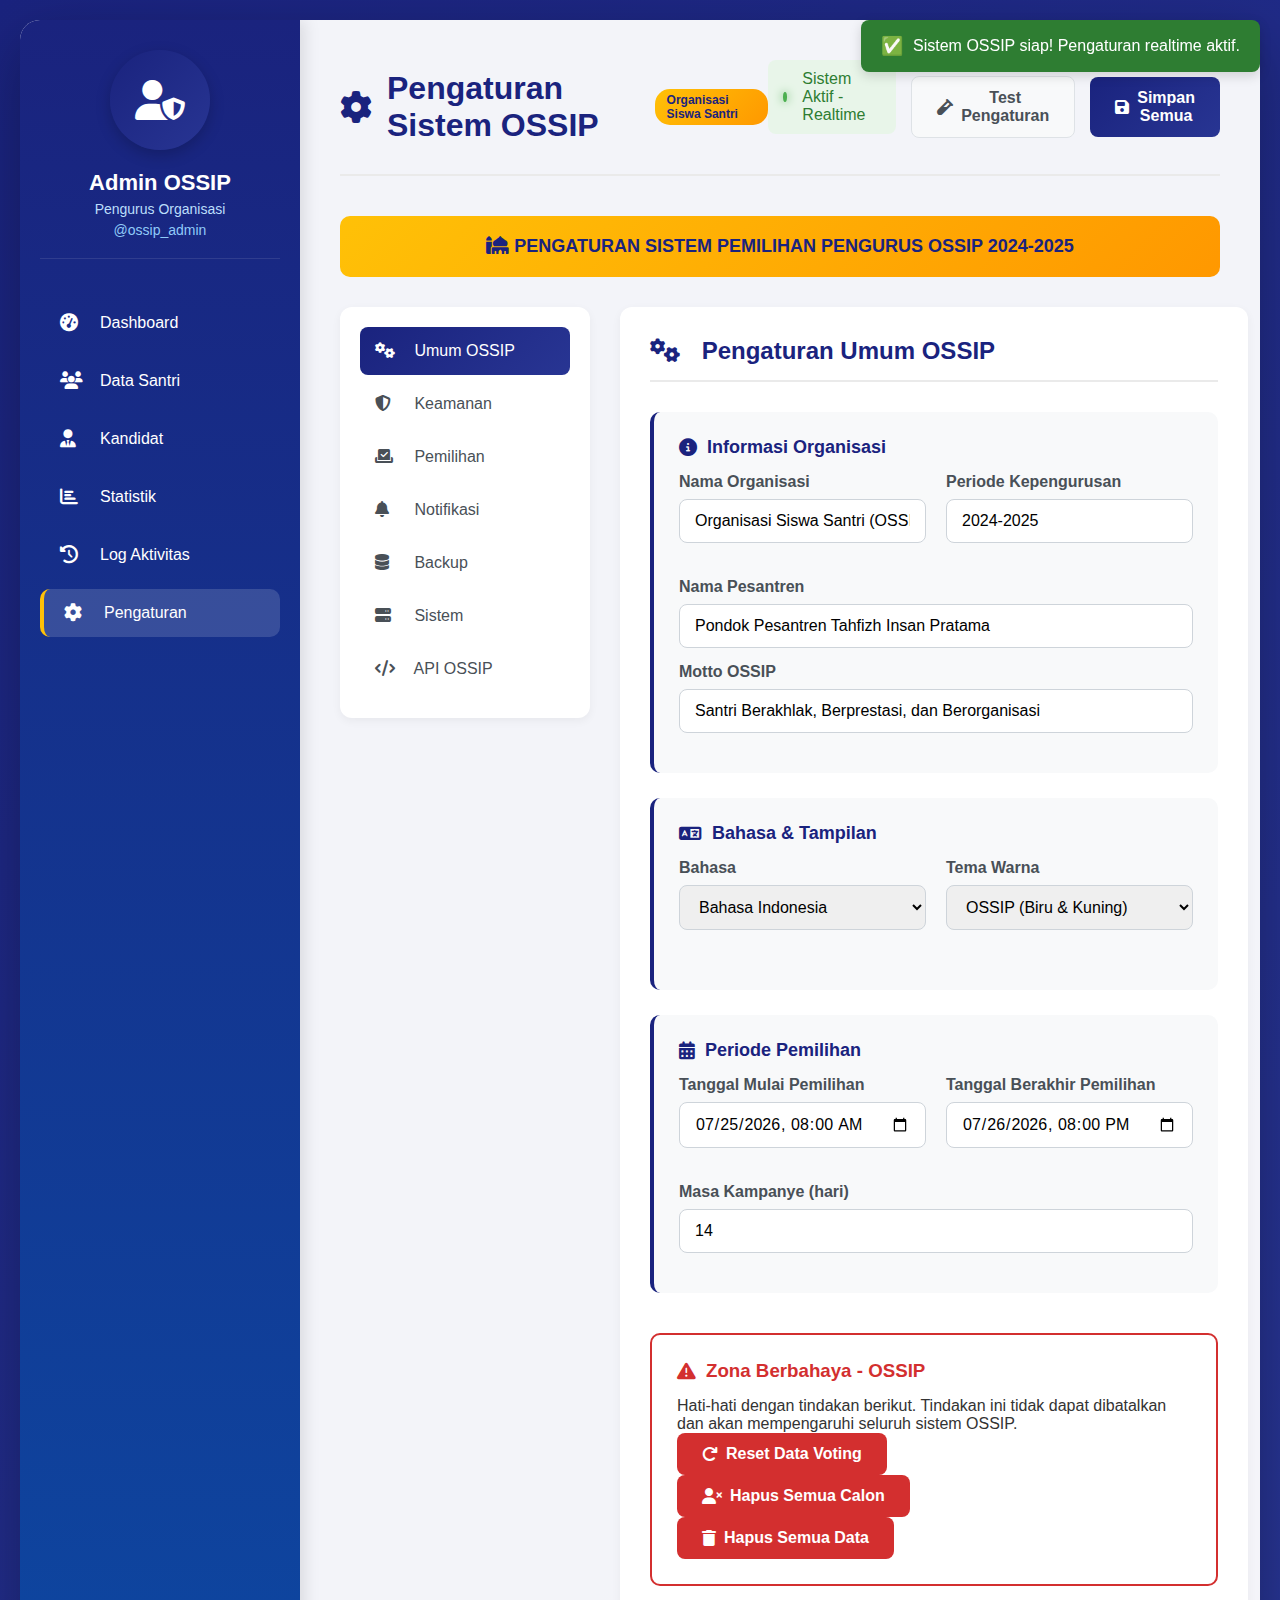
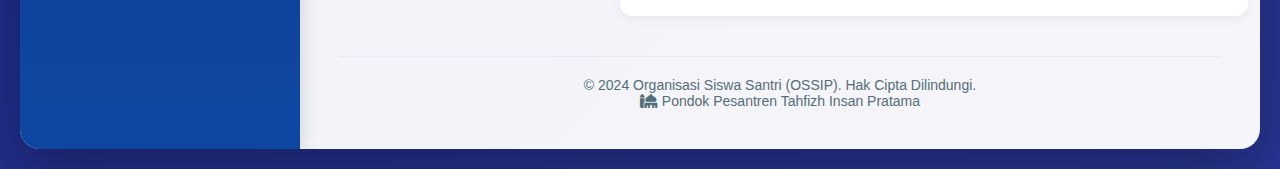
<file: admin-settings.html>
<!DOCTYPE html>
<html lang="id">
<head>
    <meta charset="UTF-8">
    <meta name="viewport" content="width=device-width, initial-scale=1.0">
    <title>Admin OSSIP - Pengaturan Sistem</title>
    <link rel="stylesheet" href="https://cdnjs.cloudflare.com/ajax/libs/font-awesome/6.4.0/css/all.min.css">
    <style>
        * {
            margin: 0;
            padding: 0;
            box-sizing: border-box;
            font-family: 'Segoe UI', Tahoma, Geneva, Verdana, sans-serif;
        }

        body {
            background: linear-gradient(135deg, #1a237e 0%, #283593 100%);
            min-height: 100vh;
            color: #333;
        }

        .admin-dashboard-container {
            display: flex;
            min-height: 100vh;
            background: rgba(255, 255, 255, 0.95);
            border-radius: 20px;
            margin: 20px;
            box-shadow: 0 20px 60px rgba(0, 0, 0, 0.3);
            overflow: hidden;
        }

        .admin-sidebar {
            width: 280px;
            background: linear-gradient(180deg, #1a237e 0%, #0d47a1 100%);
            color: white;
            padding: 30px 20px;
            box-shadow: 5px 0 15px rgba(0, 0, 0, 0.1);
        }

        .admin-profile {
            text-align: center;
            margin-bottom: 40px;
            padding-bottom: 20px;
            border-bottom: 1px solid rgba(255, 255, 255, 0.1);
        }

        .profile-avatar {
            width: 100px;
            height: 100px;
            background: linear-gradient(135deg, #1a237e 0%, #283593 100%);
            border-radius: 50%;
            display: flex;
            align-items: center;
            justify-content: center;
            margin: 0 auto 20px;
            font-size: 40px;
            box-shadow: 0 5px 15px rgba(0, 0, 0, 0.2);
        }

        .admin-profile h3 {
            font-size: 22px;
            margin-bottom: 5px;
        }

        .admin-role {
            color: #bbdefb;
            font-size: 14px;
            margin-bottom: 5px;
        }

        .admin-username {
            color: #90caf9;
            font-size: 14px;
        }

        .admin-menu ul {
            list-style: none;
        }

        .admin-menu li {
            margin-bottom: 10px;
            border-radius: 10px;
            overflow: hidden;
            transition: all 0.3s ease;
        }

        .admin-menu li:hover {
            background: rgba(255, 255, 255, 0.1);
            transform: translateX(5px);
        }

        .admin-menu li.active {
            background: rgba(255, 255, 255, 0.15);
            border-left: 4px solid #ffc107;
        }

        .admin-menu a {
            display: flex;
            align-items: center;
            padding: 15px 20px;
            color: white;
            text-decoration: none;
            font-size: 16px;
        }

        .admin-menu i {
            width: 25px;
            margin-right: 15px;
            font-size: 18px;
        }

        .admin-main-content {
            flex: 1;
            padding: 40px;
            overflow-y: auto;
        }

        .page-header {
            display: flex;
            justify-content: space-between;
            align-items: center;
            margin-bottom: 40px;
            padding-bottom: 20px;
            border-bottom: 2px solid #eaeaea;
        }

        .page-header h1 {
            font-size: 32px;
            color: #1a237e;
            display: flex;
            align-items: center;
        }

        .page-header h1 i {
            margin-right: 15px;
            color: #1a237e;
        }

        .header-actions {
            display: flex;
            align-items: center;
            gap: 15px;
        }

        .btn-primary, .btn-secondary, .btn-danger, .btn-success, .btn-warning {
            padding: 12px 25px;
            border: none;
            border-radius: 8px;
            font-size: 16px;
            font-weight: 600;
            cursor: pointer;
            display: flex;
            align-items: center;
            transition: all 0.3s ease;
        }

        .btn-primary {
            background: linear-gradient(135deg, #1a237e 0%, #283593 100%);
            color: white;
        }

        .btn-secondary {
            background: #f8f9fa;
            color: #495057;
            border: 1px solid #dee2e6;
        }

        .btn-danger {
            background: #d32f2f;
            color: white;
        }

        .btn-success {
            background: #2e7d32;
            color: white;
        }

        .btn-warning {
            background: #ff9800;
            color: white;
        }

        .btn-primary:hover {
            transform: translateY(-2px);
            box-shadow: 0 7px 20px rgba(26, 35, 126, 0.4);
        }

        .btn-secondary:hover {
            background: #e9ecef;
        }

        .btn-danger:hover {
            background: #b71c1c;
        }

        .btn-success:hover {
            background: #1b5e20;
        }

        .btn-warning:hover {
            background: #f57c00;
        }

        .btn-primary i, .btn-secondary i, .btn-danger i, .btn-success i, .btn-warning i {
            margin-right: 8px;
        }

        /* Settings Layout */
        .settings-container {
            display: grid;
            grid-template-columns: 250px 1fr;
            gap: 30px;
            margin-top: 30px;
        }
        
        .settings-sidebar {
            background: white;
            border-radius: 12px;
            padding: 20px;
            box-shadow: 0 3px 10px rgba(0, 0, 0, 0.05);
            height: fit-content;
        }
        
        .settings-nav {
            list-style: none;
        }
        
        .settings-nav li {
            margin-bottom: 5px;
        }
        
        .settings-nav a {
            display: block;
            padding: 15px;
            color: #495057;
            text-decoration: none;
            border-radius: 8px;
            transition: all 0.3s ease;
            font-weight: 500;
        }
        
        .settings-nav a:hover {
            background: #f8f9fa;
            color: #1a237e;
        }
        
        .settings-nav a.active {
            background: linear-gradient(135deg, #1a237e 0%, #283593 100%);
            color: white;
        }
        
        .settings-nav i {
            width: 25px;
            margin-right: 10px;
        }
        
        .settings-content {
            background: white;
            border-radius: 12px;
            padding: 30px;
            box-shadow: 0 3px 10px rgba(0, 0, 0, 0.05);
        }
        
        .settings-section {
            display: none;
        }
        
        .settings-section.active {
            display: block;
        }
        
        .settings-section h2 {
            font-size: 24px;
            color: #1a237e;
            margin-bottom: 30px;
            padding-bottom: 15px;
            border-bottom: 2px solid #eaeaea;
        }
        
        .settings-section h2 i {
            margin-right: 15px;
            color: #1a237e;
        }
        
        .form-row {
            display: grid;
            grid-template-columns: 1fr 1fr;
            gap: 20px;
            margin-bottom: 20px;
        }
        
        .settings-card {
            background: #f8f9fa;
            padding: 25px;
            border-radius: 10px;
            margin-bottom: 25px;
            border-left: 4px solid #1a237e;
        }
        
        .settings-card h3 {
            font-size: 18px;
            color: #1a237e;
            margin-bottom: 15px;
            display: flex;
            align-items: center;
        }
        
        .settings-card h3 i {
            margin-right: 10px;
            color: #1a237e;
        }
        
        .form-group {
            display: flex;
            flex-direction: column;
            margin-bottom: 15px;
        }
        
        .form-group label {
            margin-bottom: 8px;
            font-weight: 600;
            color: #495057;
        }
        
        .form-control {
            padding: 12px 15px;
            border: 1px solid #ced4da;
            border-radius: 8px;
            font-size: 16px;
            transition: all 0.3s ease;
        }
        
        .form-control:focus {
            outline: none;
            border-color: #1a237e;
            box-shadow: 0 0 0 3px rgba(26, 35, 126, 0.2);
        }
        
        .switch {
            position: relative;
            display: inline-block;
            width: 60px;
            height: 34px;
            margin-left: 10px;
        }
        
        .switch input {
            opacity: 0;
            width: 0;
            height: 0;
        }
        
        .slider {
            position: absolute;
            cursor: pointer;
            top: 0;
            left: 0;
            right: 0;
            bottom: 0;
            background-color: #ccc;
            transition: .4s;
            border-radius: 34px;
        }
        
        .slider:before {
            position: absolute;
            content: "";
            height: 26px;
            width: 26px;
            left: 4px;
            bottom: 4px;
            background-color: white;
            transition: .4s;
            border-radius: 50%;
        }
        
        input:checked + .slider {
            background-color: #2e7d32;
        }
        
        input:focus + .slider {
            box-shadow: 0 0 1px #2e7d32;
        }
        
        input:checked + .slider:before {
            transform: translateX(26px);
        }
        
        .checkbox-group {
            display: flex;
            flex-wrap: wrap;
            gap: 15px;
            margin-top: 10px;
        }
        
        .checkbox-item {
            display: flex;
            align-items: center;
        }
        
        .checkbox-item input {
            margin-right: 8px;
        }
        
        .password-toggle {
            position: absolute;
            right: 15px;
            top: 50%;
            transform: translateY(-50%);
            background: none;
            border: none;
            color: #90a4ae;
            cursor: pointer;
        }
        
        .password-input {
            position: relative;
        }
        
        .security-level {
            display: flex;
            align-items: center;
            margin-top: 10px;
            padding: 10px;
            border-radius: 6px;
            background: #f8f9fa;
        }
        
        .security-level.weak {
            border-left: 4px solid #d32f2f;
        }
        
        .security-level.medium {
            border-left: 4px solid #ff9800;
        }
        
        .security-level.strong {
            border-left: 4px solid #2e7d32;
        }
        
        .password-strength {
            flex: 1;
            height: 6px;
            background: #eaeaea;
            border-radius: 3px;
            overflow: hidden;
            margin: 0 10px;
        }
        
        .password-strength-fill {
            height: 100%;
            transition: width 0.3s ease;
        }
        
        .backup-list {
            list-style: none;
            max-height: 300px;
            overflow-y: auto;
        }
        
        .backup-item {
            display: flex;
            justify-content: space-between;
            align-items: center;
            padding: 15px;
            border-bottom: 1px solid #eaeaea;
        }
        
        .backup-item:last-child {
            border-bottom: none;
        }
        
        .backup-info {
            display: flex;
            align-items: center;
        }
        
        .backup-icon {
            width: 40px;
            height: 40px;
            border-radius: 50%;
            background: #1a237e;
            color: white;
            display: flex;
            align-items: center;
            justify-content: center;
            margin-right: 15px;
        }
        
        .backup-details h4 {
            margin-bottom: 5px;
            color: #1a237e;
        }
        
        .backup-details p {
            color: #546e7a;
            font-size: 14px;
        }
        
        .backup-actions {
            display: flex;
            gap: 10px;
        }
        
        .system-info-grid {
            display: grid;
            grid-template-columns: repeat(auto-fit, minmax(250px, 1fr));
            gap: 20px;
        }
        
        .system-info-item {
            background: #f8f9fa;
            padding: 20px;
            border-radius: 8px;
        }
        
        .system-info-label {
            font-size: 14px;
            color: #546e7a;
            margin-bottom: 5px;
        }
        
        .system-info-value {
            font-size: 18px;
            font-weight: 600;
            color: #1a237e;
            font-family: monospace;
        }
        
        .progress-bar {
            width: 100%;
            height: 10px;
            background: #eaeaea;
            border-radius: 5px;
            overflow: hidden;
            margin: 10px 0;
        }
        
        .progress-fill {
            height: 100%;
            background: linear-gradient(90deg, #1a237e 0%, #283593 100%);
            transition: width 0.5s ease;
        }
        
        .modal {
            display: none;
            position: fixed;
            top: 0;
            left: 0;
            width: 100%;
            height: 100%;
            background: rgba(0, 0, 0, 0.5);
            z-index: 1000;
            align-items: center;
            justify-content: center;
        }
        
        .modal-content {
            background: white;
            border-radius: 15px;
            width: 90%;
            max-width: 500px;
            padding: 30px;
            box-shadow: 0 20px 60px rgba(0, 0, 0, 0.3);
        }
        
        .modal-header {
            display: flex;
            justify-content: space-between;
            align-items: center;
            margin-bottom: 20px;
            padding-bottom: 15px;
            border-bottom: 1px solid #eaeaea;
        }
        
        .modal-title {
            font-size: 24px;
            color: #1a237e;
            display: flex;
            align-items: center;
        }
        
        .modal-title i {
            margin-right: 10px;
            color: #1a237e;
        }
        
        .close-modal {
            background: none;
            border: none;
            font-size: 28px;
            color: #90a4ae;
            cursor: pointer;
            transition: color 0.3s ease;
        }
        
        .close-modal:hover {
            color: #d32f2f;
        }
        
        .api-key {
            background: #f8f9fa;
            padding: 15px;
            border-radius: 8px;
            font-family: monospace;
            word-break: break-all;
            margin: 15px 0;
        }
        
        .danger-zone {
            border: 2px solid #d32f2f;
            border-radius: 10px;
            padding: 25px;
            margin-top: 40px;
        }
        
        .danger-zone h3 {
            color: #d32f2f;
            margin-bottom: 15px;
            display: flex;
            align-items: center;
        }
        
        .danger-zone h3 i {
            margin-right: 10px;
        }

        /* OSSIP Specific */
        .ossip-settings-banner {
            background: linear-gradient(135deg, #ffc107 0%, #ff9800 100%);
            color: #1a237e;
            padding: 20px;
            border-radius: 10px;
            margin: 20px 0;
            text-align: center;
            font-weight: bold;
            font-size: 18px;
        }
        
        .ossip-badge {
            background: linear-gradient(135deg, #ffc107 0%, #ff9800 100%);
            color: #1a237e;
            padding: 4px 12px;
            border-radius: 15px;
            font-size: 12px;
            font-weight: 600;
            display: inline-block;
            margin-left: 8px;
        }
        
        .real-time-indicator {
            display: flex;
            align-items: center;
            gap: 10px;
            padding: 10px 15px;
            background: #e8f5e9;
            border-radius: 8px;
            margin-bottom: 20px;
            animation: pulse 2s infinite;
        }
        
        .real-time-indicator.online {
            background: #e8f5e9;
            color: #2e7d32;
        }
        
        .real-time-indicator.offline {
            background: #ffebee;
            color: #d32f2f;
        }
        
        @keyframes pulse {
            0% { opacity: 1; }
            50% { opacity: 0.8; }
            100% { opacity: 1; }
        }
        
        .status-indicator {
            display: inline-block;
            width: 10px;
            height: 10px;
            border-radius: 50%;
            margin-right: 5px;
        }
        
        .status-indicator.online {
            background: #4caf50;
            box-shadow: 0 0 10px #4caf50;
        }
        
        .status-indicator.offline {
            background: #f44336;
        }
        
        /* Admin Footer */
        .admin-footer {
            margin-top: 40px;
            padding-top: 20px;
            border-top: 1px solid #eaeaea;
            text-align: center;
            color: #546e7a;
            font-size: 14px;
        }

        /* Responsive Design */
        @media (max-width: 1200px) {
            .admin-dashboard-container {
                flex-direction: column;
                margin: 10px;
            }
            
            .admin-sidebar {
                width: 100%;
                padding: 20px;
            }
            
            .admin-menu ul {
                display: flex;
                flex-wrap: wrap;
                gap: 10px;
            }
            
            .admin-menu li {
                flex: 1;
                min-width: 150px;
            }
            
            .settings-container {
                grid-template-columns: 1fr;
            }
            
            .form-row {
                grid-template-columns: 1fr;
            }
        }

        @media (max-width: 768px) {
            .admin-main-content {
                padding: 20px;
            }
            
            .page-header {
                flex-direction: column;
                align-items: flex-start;
                gap: 15px;
            }
            
            .header-actions {
                flex-direction: column;
                width: 100%;
            }
            
            .header-actions button {
                width: 100%;
                justify-content: center;
            }
        }
    </style>
</head>
<body>
    <div class="admin-dashboard-container">
        <!-- Sidebar -->
        <div class="admin-sidebar">
            <div class="admin-profile">
                <div class="profile-avatar">
                    <i class="fas fa-user-shield"></i>
                </div>
                <h3 id="adminName">Admin OSSIP</h3>
                <p class="admin-role" id="adminRole">Pengurus Organisasi</p>
                <p class="admin-username" id="adminUsername">@ossip_admin</p>
            </div>
            
            <nav class="admin-menu">
                <ul>
                    <li>
                        <a href="admin-dashboard.html">
                            <i class="fas fa-tachometer-alt"></i>
                            <span>Dashboard</span>
                        </a>
                    </li>
                    <li>
                        <a href="admin-voters.html">
                            <i class="fas fa-users"></i>
                            <span>Data Santri</span>
                        </a>
                    </li>
                    <li>
                        <a href="admin-candidates.html">
                            <i class="fas fa-user-tie"></i>
                            <span>Kandidat</span>
                        </a>
                    </li>
                    <li>
                        <a href="admin-statistics.html">
                            <i class="fas fa-chart-bar"></i>
                            <span>Statistik</span>
                        </a>
                    </li>
                    <li>
                        <a href="admin-logs.html">
                            <i class="fas fa-history"></i>
                            <span>Log Aktivitas</span>
                        </a>
                    </li>
                    <li class="active">
                        <a href="admin-settings.html">
                            <i class="fas fa-cog"></i>
                            <span>Pengaturan</span>
                        </a>
                    </li>
                </ul>
            </nav>
        </div>

        <!-- Main Content -->
        <div class="admin-main-content">
            <!-- Page Header -->
            <div class="page-header">
                <h1><i class="fas fa-cog"></i> Pengaturan Sistem OSSIP <span class="ossip-badge">Organisasi Siswa Santri</span></h1>
                <div class="header-actions">
                    <div class="real-time-indicator online" id="realTimeIndicator">
                        <span class="status-indicator online"></span>
                        <span id="connectionStatus">Sistem Aktif - Realtime</span>
                        <span id="lastUpdate"></span>
                    </div>
                    <button class="btn-secondary" onclick="testSettings()">
                        <i class="fas fa-vial"></i> Test Pengaturan
                    </button>
                    <button class="btn-primary" onclick="saveAllSettings()">
                        <i class="fas fa-save"></i> Simpan Semua
                    </button>
                </div>
            </div>

            <!-- OSSIP Banner -->
            <div class="ossip-settings-banner">
                <i class="fas fa-mosque"></i> PENGATURAN SISTEM PEMILIHAN PENGURUS OSSIP 2024-2025
            </div>

            <!-- Settings Navigation and Content -->
            <div class="settings-container">
                <!-- Settings Sidebar -->
                <div class="settings-sidebar">
                    <ul class="settings-nav" id="settingsNav">
                        <li><a href="#general" class="active" onclick="showSettingsSection('general')">
                            <i class="fas fa-cogs"></i> Umum OSSIP
                        </a></li>
                        <li><a href="#security" onclick="showSettingsSection('security')">
                            <i class="fas fa-shield-alt"></i> Keamanan
                        </a></li>
                        <li><a href="#voting" onclick="showSettingsSection('voting')">
                            <i class="fas fa-vote-yea"></i> Pemilihan
                        </a></li>
                        <li><a href="#notifications" onclick="showSettingsSection('notifications')">
                            <i class="fas fa-bell"></i> Notifikasi
                        </a></li>
                        <li><a href="#backup" onclick="showSettingsSection('backup')">
                            <i class="fas fa-database"></i> Backup
                        </a></li>
                        <li><a href="#system" onclick="showSettingsSection('system')">
                            <i class="fas fa-server"></i> Sistem
                        </a></li>
                        <li><a href="#api" onclick="showSettingsSection('api')">
                            <i class="fas fa-code"></i> API OSSIP
                        </a></li>
                    </ul>
                </div>

                <!-- Settings Content -->
                <div class="settings-content">
                    <!-- General Settings -->
                    <div id="generalSection" class="settings-section active">
                        <h2><i class="fas fa-cogs"></i> Pengaturan Umum OSSIP</h2>
                        
                        <div class="settings-card">
                            <h3><i class="fas fa-info-circle"></i> Informasi Organisasi</h3>
                            <div class="form-row">
                                <div class="form-group">
                                    <label for="orgName">Nama Organisasi</label>
                                    <input type="text" id="orgName" class="form-control" value="Organisasi Siswa Santri (OSSIP)">
                                </div>
                                <div class="form-group">
                                    <label for="orgPeriod">Periode Kepengurusan</label>
                                    <input type="text" id="orgPeriod" class="form-control" value="2024-2025">
                                </div>
                            </div>
                            <div class="form-group">
                                <label for="pesantrenName">Nama Pesantren</label>
                                <input type="text" id="pesantrenName" class="form-control" value="Pondok Pesantren Tahfizh Insan Pratama">
                            </div>
                            <div class="form-group">
                                <label for="orgMotto">Motto OSSIP</label>
                                <input type="text" id="orgMotto" class="form-control" value="Santri Berakhlak, Berprestasi, dan Berorganisasi">
                            </div>
                        </div>
                        
                        <div class="settings-card">
                            <h3><i class="fas fa-language"></i> Bahasa & Tampilan</h3>
                            <div class="form-row">
                                <div class="form-group">
                                    <label for="language">Bahasa</label>
                                    <select id="language" class="form-control">
                                        <option value="id">Bahasa Indonesia</option>
                                        <option value="ar">Bahasa Arab</option>
                                        <option value="en">English</option>
                                    </select>
                                </div>
                                <div class="form-group">
                                    <label for="theme">Tema Warna</label>
                                    <select id="theme" class="form-control">
                                        <option value="ossip">OSSIP (Biru & Kuning)</option>
                                        <option value="light">Terang</option>
                                        <option value="dark">Gelap</option>
                                        <option value="auto">Otomatis</option>
                                    </select>
                                </div>
                            </div>
                        </div>
                        
                        <div class="settings-card">
                            <h3><i class="fas fa-calendar-alt"></i> Periode Pemilihan</h3>
                            <div class="form-row">
                                <div class="form-group">
                                    <label for="electionStart">Tanggal Mulai Pemilihan</label>
                                    <input type="datetime-local" id="electionStart" class="form-control">
                                </div>
                                <div class="form-group">
                                    <label for="electionEnd">Tanggal Berakhir Pemilihan</label>
                                    <input type="datetime-local" id="electionEnd" class="form-control">
                                </div>
                            </div>
                            <div class="form-group">
                                <label for="campaignPeriod">Masa Kampanye (hari)</label>
                                <input type="number" id="campaignPeriod" class="form-control" value="14" min="7" max="30">
                            </div>
                        </div>
                    </div>

                    <!-- Security Settings -->
                    <div id="securitySection" class="settings-section">
                        <h2><i class="fas fa-shield-alt"></i> Pengaturan Keamanan OSSIP</h2>
                        
                        <div class="settings-card">
                            <h3><i class="fas fa-user-lock"></i> Autentikasi Santri</h3>
                            <div class="form-group">
                                <label>
                                    Login dengan NIS
                                    <label class="switch">
                                        <input type="checkbox" id="nisLogin" checked>
                                        <span class="slider"></span>
                                    </label>
                                </label>
                            </div>
                            <div class="form-group">
                                <label>
                                    Verifikasi dengan Password
                                    <label class="switch">
                                        <input type="checkbox" id="passwordLogin" checked>
                                        <span class="slider"></span>
                                    </label>
                                </label>
                            </div>
                            <div class="form-group">
                                <label>
                                    Batas Percobaan Login
                                    <input type="number" id="maxLoginAttempts" class="form-control" value="3" min="1" max="10" style="width: 100px; display: inline-block; margin-left: 10px;">
                                </label>
                            </div>
                            <div class="form-group">
                                <label>
                                    Kunci Akun Setelah
                                    <input type="number" id="lockoutDuration" class="form-control" value="60" min="15" max="180" style="width: 100px; display: inline-block; margin-left: 10px;">
                                    menit
                                </label>
                            </div>
                        </div>
                        
                        <div class="settings-card">
                            <h3><i class="fas fa-key"></i> Kebijakan Password Santri</h3>
                            <div class="form-group">
                                <label>
                                    Minimum Panjang Password
                                    <input type="number" id="minPasswordLength" class="form-control" value="6" min="4" max="12" style="width: 100px; display: inline-block; margin-left: 10px;">
                                    karakter
                                </label>
                            </div>
                            <div class="checkbox-group">
                                <div class="checkbox-item">
                                    <input type="checkbox" id="requireUppercase">
                                    <label for="requireUppercase">Harus mengandung huruf besar</label>
                                </div>
                                <div class="checkbox-item">
                                    <input type="checkbox" id="requireNumbers" checked>
                                    <label for="requireNumbers">Harus mengandung angka</label>
                                </div>
                            </div>
                        </div>
                        
                        <div class="settings-card">
                            <h3><i class="fas fa-lock"></i> Ganti Password Admin OSSIP</h3>
                            <div class="form-group password-input">
                                <label for="currentPassword">Password Saat Ini</label>
                                <input type="password" id="currentPassword" class="form-control">
                                <button type="button" class="password-toggle" onclick="togglePassword('currentPassword')">
                                    <i class="fas fa-eye"></i>
                                </button>
                            </div>
                            <div class="form-group password-input">
                                <label for="newPassword">Password Baru</label>
                                <input type="password" id="newPassword" class="form-control" oninput="checkPasswordStrength()">
                                <button type="button" class="password-toggle" onclick="togglePassword('newPassword')">
                                    <i class="fas fa-eye"></i>
                                </button>
                            </div>
                            <div class="security-level" id="passwordStrength">
                                <span>Kekuatan:</span>
                                <div class="password-strength">
                                    <div class="password-strength-fill" id="passwordStrengthFill"></div>
                                </div>
                                <span id="passwordStrengthText">Lemah</span>
                            </div>
                            <div class="form-group password-input">
                                <label for="confirmPassword">Konfirmasi Password Baru</label>
                                <input type="password" id="confirmPassword" class="form-control">
                                <button type="button" class="password-toggle" onclick="togglePassword('confirmPassword')">
                                    <i class="fas fa-eye"></i>
                                </button>
                            </div>
                            <button class="btn-primary" onclick="changeAdminPassword()">
                                <i class="fas fa-key"></i> Ganti Password Admin
                            </button>
                        </div>
                    </div>

                    <!-- Voting Settings -->
                    <div id="votingSection" class="settings-section">
                        <h2><i class="fas fa-vote-yea"></i> Pengaturan Pemilihan OSSIP</h2>
                        
                        <div class="settings-card">
                            <h3><i class="fas fa-clock"></i> Waktu Pemilihan</h3>
                            <div class="form-row">
                                <div class="form-group">
                                    <label for="votingStart">Mulai Voting</label>
                                    <input type="time" id="votingStart" class="form-control" value="08:00">
                                </div>
                                <div class="form-group">
                                    <label for="votingEnd">Akhir Voting</label>
                                    <input type="time" id="votingEnd" class="form-control" value="20:00">
                                </div>
                            </div>
                            <div class="form-group">
                                <label>
                                    Durasi Voting per Santri
                                    <input type="number" id="votingDuration" class="form-control" value="10" min="5" max="30" style="width: 100px; display: inline-block; margin-left: 10px;">
                                    menit
                                </label>
                            </div>
                        </div>
                        
                        <div class="settings-card">
                            <h3><i class="fas fa-chart-bar"></i> Aturan Pemilihan</h3>
                            <div class="form-group">
                                <label>
                                    <input type="checkbox" id="allowRevote" checked>
                                    Izinkan santri mengganti pilihan sebelum submit
                                </label>
                            </div>
                            <div class="form-group">
                                <label>
                                    <input type="checkbox" id="showLiveResults">
                                    Tampilkan hasil real-time setelah voting
                                </label>
                            </div>
                            <div class="form-group">
                                <label>
                                    <input type="checkbox" id="requireConfirmation" checked>
                                    Tampilkan konfirmasi sebelum submit
                                </label>
                            </div>
                            <div class="form-group">
                                <label>
                                    Sistem Voting
                                    <select id="votingSystem" class="form-control">
                                        <option value="one-vote">Satu Suara per Jabatan</option>
                                        <option value="multiple">Multiple Choice</option>
                                        <option value="ranking">Sistem Ranking</option>
                                    </select>
                                </label>
                            </div>
                        </div>
                        
                        <div class="settings-card">
                            <h3><i class="fas fa-users"></i> Kualifikasi Pemilih</h3>
                            <div class="form-group">
                                <label>
                                    Kelas Minimum
                                    <select id="minClass" class="form-control">
                                        <option value="1">Kelas 10</option>
                                        <option value="2">Kelas 11</option>
                                        <option value="3" selected>Kelas 12</option>
                                    </select>
                                </label>
                            </div>
                            <div class="form-group">
                                <label>
                                    Verifikasi Status Santri
                                    <label class="switch">
                                        <input type="checkbox" id="verifyStatus" checked>
                                        <span class="slider"></span>
                                    </label>
                                </label>
                            </div>
                            <div class="form-group">
                                <label>
                                    Blokir Alumni
                                    <label class="switch">
                                        <input type="checkbox" id="blockAlumni" checked>
                                        <span class="slider"></span>
                                    </label>
                                </label>
                            </div>
                        </div>
                    </div>

                    <!-- Backup & Restore -->
                    <div id="backupSection" class="settings-section">
                        <h2><i class="fas fa-database"></i> Backup & Restore Data OSSIP</h2>
                        
                        <div class="settings-card">
                            <h3><i class="fas fa-save"></i> Backup Otomatis</h3>
                            <div class="form-group">
                                <label>
                                    Frekuensi Backup
                                    <select id="backupFrequency" class="form-control">
                                        <option value="daily">Harian</option>
                                        <option value="weekly">Mingguan</option>
                                        <option value="monthly">Bulanan</option>
                                    </select>
                                </label>
                            </div>
                            <div class="form-group">
                                <label>
                                    <input type="checkbox" id="autoBackup" checked>
                                    Backup otomatis data santri dan voting
                                </label>
                            </div>
                            <div class="form-group">
                                <label>
                                    Simpan backup selama
                                    <input type="number" id="backupRetention" class="form-control" value="365" min="30" max="730" style="width: 100px; display: inline-block; margin-left: 10px;">
                                    hari
                                </label>
                            </div>
                            <button class="btn-primary" onclick="createBackup()">
                                <i class="fas fa-plus"></i> Buat Backup Sekarang
                            </button>
                        </div>
                        
                        <div class="settings-card">
                            <h3><i class="fas fa-history"></i> Backup Tersedia</h3>
                            <ul class="backup-list" id="backupList">
                                <!-- Backup items will be loaded here -->
                            </ul>
                        </div>
                        
                        <div class="settings-card">
                            <h3><i class="fas fa-cloud-upload-alt"></i> Restore Data</h3>
                            <div class="form-group">
                                <label for="backupFile">Upload File Backup OSSIP</label>
                                <input type="file" id="backupFile" class="form-control" accept=".json,.sql,.backup">
                            </div>
                            <button class="btn-primary" onclick="uploadBackup()">
                                <i class="fas fa-upload"></i> Upload & Restore
                            </button>
                        </div>
                    </div>

                    <!-- System Information -->
                    <div id="systemSection" class="settings-section">
                        <h2><i class="fas fa-server"></i> Informasi Sistem OSSIP</h2>
                        
                        <div class="settings-card">
                            <h3><i class="fas fa-info-circle"></i> Status Sistem OSSIP</h3>
                            <div class="system-info-grid">
                                <div class="system-info-item">
                                    <div class="system-info-label">Versi Sistem OSSIP</div>
                                    <div class="system-info-value" id="systemVersion">v3.0.0</div>
                                </div>
                                <div class="system-info-item">
                                    <div class="system-info-label">Uptime Sistem</div>
                                    <div class="system-info-value" id="systemUptime">Loading...</div>
                                </div>
                                <div class="system-info-item">
                                    <div class="system-info-label">Total Santri</div>
                                    <div class="system-info-value" id="totalStudents">0</div>
                                </div>
                                <div class="system-info-item">
                                    <div class="system-info-label">Total Calon</div>
                                    <div class="system-info-value" id="totalCandidates">0</div>
                                </div>
                            </div>
                        </div>
                        
                        <div class="settings-card">
                            <h3><i class="fas fa-chart-line"></i> Performa Sistem</h3>
                            <div class="form-group">
                                <label>CPU Usage</label>
                                <div class="progress-bar">
                                    <div class="progress-fill" id="cpuUsage" style="width: 35%"></div>
                                </div>
                                <div style="display: flex; justify-content: space-between; margin-top: 5px;">
                                    <span id="cpuPercent">35%</span>
                                    <span id="cpuStatus">Normal</span>
                                </div>
                            </div>
                            <div class="form-group">
                                <label>Memory Usage</label>
                                <div class="progress-bar">
                                    <div class="progress-fill" id="memoryUsage" style="width: 58%"></div>
                                </div>
                                <div style="display: flex; justify-content: space-between; margin-top: 5px;">
                                    <span id="memoryPercent">58%</span>
                                    <span id="memoryStatus">Normal</span>
                                </div>
                            </div>
                            <div class="form-group">
                                <label>Disk Usage</label>
                                <div class="progress-bar">
                                    <div class="progress-fill" id="diskUsage" style="width: 42%"></div>
                                </div>
                                <div style="display: flex; justify-content: space-between; margin-top: 5px;">
                                    <span id="diskPercent">42%</span>
                                    <span id="diskSpace">3.5 GB / 8 GB</span>
                                </div>
                            </div>
                        </div>
                        
                        <div class="settings-card">
                            <h3><i class="fas fa-tools"></i> Pemeliharaan Sistem</h3>
                            <div class="form-group">
                                <label>
                                    <input type="checkbox" id="maintenanceMode">
                                    Mode Pemeliharaan (Matikan Voting)
                                </label>
                                <small class="form-text text-muted">Sistem voting akan offline untuk semua santri kecuali admin</small>
                            </div>
                            <button class="btn-primary" onclick="clearSystemCache()">
                                <i class="fas fa-broom"></i> Bersihkan Cache
                            </button>
                            <button class="btn-secondary" onclick="optimizeDatabase()" style="margin-left: 10px;">
                                <i class="fas fa-database"></i> Optimalkan Database
                            </button>
                            <button class="btn-secondary" onclick="runSystemCheck()" style="margin-left: 10px;">
                                <i class="fas fa-check-circle"></i> Cek Sistem
                            </button>
                        </div>
                    </div>

                    <!-- API Settings -->
                    <div id="apiSection" class="settings-section">
                        <h2><i class="fas fa-code"></i> API Sistem OSSIP</h2>
                        
                        <div class="settings-card">
                            <h3><i class="fas fa-key"></i> API Keys</h3>
                            <div class="form-group">
                                <label>API Status</label>
                                <div class="form-check">
                                    <input class="form-check-input" type="checkbox" id="apiEnabled" checked>
                                    <label class="form-check-label" for="apiEnabled">API Aktif</label>
                                </div>
                            </div>
                            <div class="form-group">
                                <label for="apiBaseUrl">Base URL API</label>
                                <input type="text" id="apiBaseUrl" class="form-control" value="https://api.ossip.pesantren.com/v1">
                            </div>
                            <div class="form-group">
                                <label>Rate Limiting</label>
                                <input type="number" id="rateLimit" class="form-control" value="100" min="10" max="1000">
                                <small class="form-text text-muted">Request per menit</small>
                            </div>
                            <button class="btn-primary" onclick="generateApiKey()">
                                <i class="fas fa-plus"></i> Generate API Key Baru
                            </button>
                        </div>
                        
                        <div class="settings-card">
                            <h3><i class="fas fa-shield-alt"></i> API Security</h3>
                            <div class="form-group">
                                <label>
                                    <input type="checkbox" id="requireApiKey" checked>
                                    Wajib API Key untuk semua request
                                </label>
                            </div>
                            <div class="form-group">
                                <label>
                                    <input type="checkbox" id="corsEnabled" checked>
                                    Enable CORS
                                </label>
                            </div>
                            <div class="form-group">
                                <label for="allowedOrigins">Allowed Origins</label>
                                <textarea id="allowedOrigins" class="form-control" rows="3">https://ossip.pesantren.com
https://admin.ossip.pesantren.com
https://vote.ossip.pesantren.com</textarea>
                            </div>
                        </div>
                    </div>

                    <!-- Danger Zone -->
                    <div class="danger-zone">
                        <h3><i class="fas fa-exclamation-triangle"></i> Zona Berbahaya - OSSIP</h3>
                        <p>Hati-hati dengan tindakan berikut. Tindakan ini tidak dapat dibatalkan dan akan mempengaruhi seluruh sistem OSSIP.</p>
                        <button class="btn-danger" onclick="resetVotingData()" style="margin-right: 10px;">
                            <i class="fas fa-redo"></i> Reset Data Voting
                        </button>
                        <button class="btn-danger" onclick="deleteAllCandidates()" style="margin-right: 10px;">
                            <i class="fas fa-user-times"></i> Hapus Semua Calon
                        </button>
                        <button class="btn-danger" onclick="deleteAllData()">
                            <i class="fas fa-trash"></i> Hapus Semua Data
                        </button>
                    </div>
                </div>
            </div>

            <!-- Footer -->
            <div class="admin-footer">
                <p>&copy; 2024 Organisasi Siswa Santri (OSSIP). Hak Cipta Dilindungi.</p>
                <p><i class="fas fa-mosque"></i> Pondok Pesantren Tahfizh Insan Pratama</p>
            </div>
        </div>
    </div>

    <!-- Modal for API Key -->
    <div id="apiKeyModal" class="modal settings-modal">
        <div class="modal-content">
            <div class="modal-header">
                <h3 class="modal-title"><i class="fas fa-key"></i> API Key OSSIP Baru</h3>
                <button class="close-modal" onclick="closeApiKeyModal()">&times;</button>
            </div>
            <div class="modal-body">
                <p>API Key baru untuk sistem OSSIP telah dibuat. Simpan kunci ini di tempat yang aman karena tidak akan ditampilkan lagi.</p>
                <div class="api-key" id="newApiKey">ossip_sk_live_abc123xyz789def456</div>
                <p><strong>Peringatan OSSIP:</strong> Jangan bagikan kunci ini kepada siapapun di luar tim pengurus.</p>
                <div class="modal-actions">
                    <button class="btn-secondary" onclick="closeApiKeyModal()">Tutup</button>
                    <button class="btn-primary" onclick="copyApiKey()">
                        <i class="fas fa-copy"></i> Salin API Key
                    </button>
                </div>
            </div>
        </div>
    </div>

    <script>
        // OSSIP System Class
        class OSSIPSettingsSystem {
            constructor() {
                this.settings = this.loadSettings();
                this.systemInfo = {
                    uptime: Date.now(),
                    students: 0,
                    candidates: 0,
                    votes: 0
                };
                this.realtimeConnection = true;
                this.initializeSystem();
            }

            initializeSystem() {
                this.loadSystemData();
                this.startRealtimeUpdates();
                this.updateSystemInfo();
            }

            loadSettings() {
                const saved = localStorage.getItem('ossipSettings');
                const defaultSettings = {
                    general: {
                        orgName: 'Organisasi Siswa Santri (OSSIP)',
                        orgPeriod: '2024-2025',
                        pesantrenName: 'Pondok Pesantren Tahfizh Insan Pratama',
                        orgMotto: 'Santri Berakhlak, Berprestasi, dan Berorganisasi',
                        language: 'id',
                        theme: 'ossip'
                    },
                    security: {
                        nisLogin: true,
                        passwordLogin: true,
                        maxLoginAttempts: 3,
                        lockoutDuration: 60,
                        minPasswordLength: 6,
                        requireUppercase: false,
                        requireNumbers: true
                    },
                    voting: {
                        votingStart: '08:00',
                        votingEnd: '20:00',
                        votingDuration: 10,
                        allowRevote: true,
                        showLiveResults: false,
                        requireConfirmation: true,
                        votingSystem: 'one-vote',
                        minClass: '3',
                        verifyStatus: true,
                        blockAlumni: true
                    },
                    api: {
                        enabled: true,
                        baseUrl: 'https://api.ossip.pesantren.com/v1',
                        rateLimit: 100,
                        requireApiKey: true,
                        corsEnabled: true,
                        allowedOrigins: 'https://ossip.pesantren.com\nhttps://admin.ossip.pesantren.com\nhttps://vote.ossip.pesantren.com'
                    }
                };
                
                return saved ? JSON.parse(saved) : defaultSettings;
            }

            saveSettings() {
                const settings = {
                    general: {
                        orgName: document.getElementById('orgName').value,
                        orgPeriod: document.getElementById('orgPeriod').value,
                        pesantrenName: document.getElementById('pesantrenName').value,
                        orgMotto: document.getElementById('orgMotto').value,
                        language: document.getElementById('language').value,
                        theme: document.getElementById('theme').value
                    },
                    security: {
                        nisLogin: document.getElementById('nisLogin').checked,
                        passwordLogin: document.getElementById('passwordLogin').checked,
                        maxLoginAttempts: parseInt(document.getElementById('maxLoginAttempts').value),
                        lockoutDuration: parseInt(document.getElementById('lockoutDuration').value),
                        minPasswordLength: parseInt(document.getElementById('minPasswordLength').value),
                        requireUppercase: document.getElementById('requireUppercase').checked,
                        requireNumbers: document.getElementById('requireNumbers').checked
                    },
                    voting: {
                        votingStart: document.getElementById('votingStart').value,
                        votingEnd: document.getElementById('votingEnd').value,
                        votingDuration: parseInt(document.getElementById('votingDuration').value),
                        allowRevote: document.getElementById('allowRevote').checked,
                        showLiveResults: document.getElementById('showLiveResults').checked,
                        requireConfirmation: document.getElementById('requireConfirmation').checked,
                        votingSystem: document.getElementById('votingSystem').value,
                        minClass: document.getElementById('minClass').value,
                        verifyStatus: document.getElementById('verifyStatus').checked,
                        blockAlumni: document.getElementById('blockAlumni').checked
                    },
                    api: {
                        enabled: document.getElementById('apiEnabled').checked,
                        baseUrl: document.getElementById('apiBaseUrl').value,
                        rateLimit: parseInt(document.getElementById('rateLimit').value),
                        requireApiKey: document.getElementById('requireApiKey').checked,
                        corsEnabled: document.getElementById('corsEnabled').checked,
                        allowedOrigins: document.getElementById('allowedOrigins').value
                    }
                };
                
                localStorage.setItem('ossipSettings', JSON.stringify(settings));
                this.settings = settings;
                this.broadcastSettingsUpdate();
                return settings;
            }

            broadcastSettingsUpdate() {
                // Simulasi broadcast ke semua pengguna terhubung
                const event = new CustomEvent('ossipSettingsUpdated', {
                    detail: this.settings
                });
                window.dispatchEvent(event);
            }

            loadSystemData() {
                // Load data from localStorage atau API
                const students = JSON.parse(localStorage.getItem('ossipStudents') || '[]');
                const candidates = JSON.parse(localStorage.getItem('ossipCandidates') || '[]');
                
                this.systemInfo.students = students.length;
                this.systemInfo.candidates = candidates.length;
                this.systemInfo.votes = parseInt(localStorage.getItem('ossipTotalVotes') || '0');
            }

            startRealtimeUpdates() {
                // Update connection status every 5 seconds
                setInterval(() => {
                    this.updateConnectionStatus();
                    this.updateSystemPerformance();
                    this.updateLastUpdateTime();
                }, 5000);
                
                // Update system info every 30 seconds
                setInterval(() => {
                    this.loadSystemData();
                    this.updateSystemInfo();
                }, 30000);
            }

            updateConnectionStatus() {
                const indicator = document.getElementById('realTimeIndicator');
                const status = document.getElementById('connectionStatus');
                
                // Simulate connection status (in real app, this would check actual connection)
                this.realtimeConnection = Math.random() > 0.1; // 90% connection success
                
                if (this.realtimeConnection) {
                    indicator.className = 'real-time-indicator online';
                    status.textContent = 'Sistem Aktif - Realtime';
                } else {
                    indicator.className = 'real-time-indicator offline';
                    status.textContent = 'Sistem Offline - Manual Mode';
                }
            }

            updateSystemPerformance() {
                // Simulate system performance metrics
                const cpu = 20 + Math.random() * 30;
                const memory = 40 + Math.random() * 30;
                const disk = 30 + Math.random() * 25;
                
                document.getElementById('cpuUsage').style.width = `${cpu}%`;
                document.getElementById('cpuPercent').textContent = `${cpu.toFixed(1)}%`;
                document.getElementById('cpuStatus').textContent = cpu > 80 ? 'Tinggi' : cpu > 60 ? 'Sedang' : 'Normal';
                
                document.getElementById('memoryUsage').style.width = `${memory}%`;
                document.getElementById('memoryPercent').textContent = `${memory.toFixed(1)}%`;
                document.getElementById('memoryStatus').textContent = memory > 85 ? 'Tinggi' : memory > 70 ? 'Sedang' : 'Normal';
                
                document.getElementById('diskUsage').style.width = `${disk}%`;
                document.getElementById('diskPercent').textContent = `${disk.toFixed(1)}%`;
                document.getElementById('diskSpace').textContent = `${(disk * 0.08).toFixed(1)} GB / 8 GB`;
            }

            updateSystemInfo() {
                document.getElementById('totalStudents').textContent = this.systemInfo.students;
                document.getElementById('totalCandidates').textContent = this.systemInfo.candidates;
                
                // Update uptime
                const uptime = Date.now() - this.systemInfo.uptime;
                const days = Math.floor(uptime / (1000 * 60 * 60 * 24));
                const hours = Math.floor((uptime % (1000 * 60 * 60 * 24)) / (1000 * 60 * 60));
                document.getElementById('systemUptime').textContent = `${days} hari, ${hours} jam`;
            }

            updateLastUpdateTime() {
                const now = new Date();
                const timeString = now.toLocaleTimeString('id-ID');
                document.getElementById('lastUpdate').textContent = ` | Terakhir update: ${timeString}`;
            }

            async createBackup() {
                const backupData = {
                    timestamp: new Date().toISOString(),
                    settings: this.settings,
                    students: JSON.parse(localStorage.getItem('ossipStudents') || '[]'),
                    candidates: JSON.parse(localStorage.getItem('ossipCandidates') || '[]'),
                    votes: JSON.parse(localStorage.getItem('ossipVotes') || '[]'),
                    system: this.systemInfo
                };
                
                const backup = {
                    id: Date.now(),
                    name: `Backup OSSIP - ${new Date().toLocaleDateString('id-ID')}`,
                    date: new Date().toLocaleString('id-ID'),
                    size: (JSON.stringify(backupData).length / 1024 / 1024).toFixed(2) + ' MB',
                    data: backupData
                };
                
                // Save backup to localStorage
                const backups = JSON.parse(localStorage.getItem('ossipBackups') || '[]');
                backups.unshift(backup);
                localStorage.setItem('ossipBackups', JSON.stringify(backups));
                
                return backup;
            }

            loadBackups() {
                const backups = JSON.parse(localStorage.getItem('ossipBackups') || '[]');
                return backups;
            }

            async restoreBackup(backupId) {
                const backups = JSON.parse(localStorage.getItem('ossipBackups') || '[]');
                const backup = backups.find(b => b.id === backupId);
                
                if (backup) {
                    // Restore settings
                    this.settings = backup.data.settings;
                    localStorage.setItem('ossipSettings', JSON.stringify(this.settings));
                    
                    // Restore data
                    localStorage.setItem('ossipStudents', JSON.stringify(backup.data.students));
                    localStorage.setItem('ossipCandidates', JSON.stringify(backup.data.candidates));
                    localStorage.setItem('ossipVotes', JSON.stringify(backup.data.votes));
                    
                    // Update system info
                    this.systemInfo = backup.data.system;
                    
                    return true;
                }
                return false;
            }

            deleteBackup(backupId) {
                let backups = JSON.parse(localStorage.getItem('ossipBackups') || '[]');
                backups = backups.filter(b => b.id !== backupId);
                localStorage.setItem('ossipBackups', JSON.stringify(backups));
                return true;
            }

            async generateApiKey() {
                const apiKey = 'ossip_sk_live_' + 
                    Math.random().toString(36).substring(2, 15) + 
                    Math.random().toString(36).substring(2, 15);
                
                // Save API key
                const apiKeys = JSON.parse(localStorage.getItem('ossipApiKeys') || '[]');
                apiKeys.unshift({
                    key: apiKey,
                    created: new Date().toISOString(),
                    active: true
                });
                localStorage.setItem('ossipApiKeys', JSON.stringify(apiKeys));
                
                return apiKey;
            }

            resetVotingData() {
                localStorage.removeItem('ossipVotes');
                localStorage.setItem('ossipTotalVotes', '0');
                this.loadSystemData();
                return true;
            }

            deleteAllCandidates() {
                localStorage.removeItem('ossipCandidates');
                this.loadSystemData();
                return true;
            }

            deleteAllData() {
                localStorage.removeItem('ossipStudents');
                localStorage.removeItem('ossipCandidates');
                localStorage.removeItem('ossipVotes');
                localStorage.removeItem('ossipTotalVotes');
                this.loadSystemData();
                return true;
            }
        }

        // Initialize OSSIP System
        const ossipSystem = new OSSIPSettingsSystem();

        // UI Functions
        function showSettingsSection(sectionId) {
            // Update active nav item
            document.querySelectorAll('#settingsNav a').forEach(link => {
                link.classList.remove('active');
            });
            event.target.classList.add('active');
            
            // Hide all sections
            document.querySelectorAll('.settings-section').forEach(section => {
                section.classList.remove('active');
            });
            
            // Show selected section
            document.getElementById(`${sectionId}Section`).classList.add('active');
        }

        function togglePassword(inputId) {
            const input = document.getElementById(inputId);
            const toggleBtn = input.parentElement.querySelector('.password-toggle i');
            
            if (input.type === 'password') {
                input.type = 'text';
                toggleBtn.classList.remove('fa-eye');
                toggleBtn.classList.add('fa-eye-slash');
            } else {
                input.type = 'password';
                toggleBtn.classList.remove('fa-eye-slash');
                toggleBtn.classList.add('fa-eye');
            }
        }

        function checkPasswordStrength() {
            const password = document.getElementById('newPassword').value;
            let strength = 0;
            
            // Length check
            if (password.length >= 6) strength += 25;
            if (password.length >= 8) strength += 15;
            
            // Character variety check
            if (/[A-Z]/.test(password)) strength += 20;
            if (/[a-z]/.test(password)) strength += 20;
            if (/[0-9]/.test(password)) strength += 20;
            if (/[^A-Za-z0-9]/.test(password)) strength += 20;
            
            // Update strength bar
            const fill = document.getElementById('passwordStrengthFill');
            const text = document.getElementById('passwordStrengthText');
            const container = document.getElementById('passwordStrength');
            
            fill.style.width = `${Math.min(strength, 100)}%`;
            
            if (strength < 40) {
                fill.style.background = '#d32f2f';
                text.textContent = 'Lemah';
                container.className = 'security-level weak';
            } else if (strength < 70) {
                fill.style.background = '#ff9800';
                text.textContent = 'Cukup';
                container.className = 'security-level medium';
            } else {
                fill.style.background = '#2e7d32';
                text.textContent = 'Kuat';
                container.className = 'security-level strong';
            }
        }

        // Action Functions
        async function saveAllSettings() {
            try {
                const settings = ossipSystem.saveSettings();
                showNotification('Pengaturan OSSIP berhasil disimpan!', 'success');
                console.log('Settings saved:', settings);
            } catch (error) {
                showNotification('Gagal menyimpan pengaturan: ' + error.message, 'error');
            }
        }

        async function createBackup() {
            if (confirm('Buat backup data OSSIP sekarang?')) {
                try {
                    const backup = await ossipSystem.createBackup();
                    showNotification(`Backup berhasil dibuat: ${backup.name}`, 'success');
                    loadBackupList();
                } catch (error) {
                    showNotification('Gagal membuat backup: ' + error.message, 'error');
                }
            }
        }

        async function restoreBackup(backupId) {
            if (confirm(`Restore backup OSSIP? Semua data saat ini akan diganti.`)) {
                const confirmText = prompt('Ketik "RESTORE OSSIP" untuk konfirmasi:');
                if (confirmText === 'RESTORE OSSIP') {
                    try {
                        const success = await ossipSystem.restoreBackup(backupId);
                        if (success) {
                            showNotification('Restore OSSIP berhasil! Halaman akan direfresh.', 'success');
                            setTimeout(() => location.reload(), 2000);
                        } else {
                            showNotification('Backup tidak ditemukan', 'error');
                        }
                    } catch (error) {
                        showNotification('Gagal restore: ' + error.message, 'error');
                    }
                }
            }
        }

        function deleteBackup(backupId) {
            if (confirm(`Hapus backup OSSIP? Tindakan ini tidak dapat dibatalkan.`)) {
                try {
                    ossipSystem.deleteBackup(backupId);
                    showNotification('Backup OSSIP berhasil dihapus', 'success');
                    loadBackupList();
                } catch (error) {
                    showNotification('Gagal menghapus backup: ' + error.message, 'error');
                }
            }
        }

        async function generateApiKey() {
            try {
                const apiKey = await ossipSystem.generateApiKey();
                document.getElementById('newApiKey').textContent = apiKey;
                document.getElementById('apiKeyModal').style.display = 'flex';
            } catch (error) {
                showNotification('Gagal generate API Key: ' + error.message, 'error');
            }
        }

        function closeApiKeyModal() {
            document.getElementById('apiKeyModal').style.display = 'none';
        }

        function copyApiKey() {
            const apiKey = document.getElementById('newApiKey').textContent;
            navigator.clipboard.writeText(apiKey).then(() => {
                showNotification('API Key berhasil disalin ke clipboard!', 'success');
            });
        }

        function resetVotingData() {
            if (confirm('Reset semua data voting OSSIP? Suara yang sudah masuk akan dihapus.')) {
                const confirmText = prompt('Ketik "RESET VOTING OSSIP" untuk konfirmasi:');
                if (confirmText === 'RESET VOTING OSSIP') {
                    try {
                        ossipSystem.resetVotingData();
                        showNotification('Data voting OSSIP berhasil direset!', 'success');
                    } catch (error) {
                        showNotification('Gagal reset voting data: ' + error.message, 'error');
                    }
                }
            }
        }

        function deleteAllCandidates() {
            if (confirm('Hapus semua data calon pengurus OSSIP?')) {
                const confirmText = prompt('Ketik "DELETE CANDIDATES OSSIP" untuk konfirmasi:');
                if (confirmText === 'DELETE CANDIDATES OSSIP') {
                    try {
                        ossipSystem.deleteAllCandidates();
                        showNotification('Semua data calon OSSIP berhasil dihapus!', 'success');
                    } catch (error) {
                        showNotification('Gagal menghapus calon: ' + error.message, 'error');
                    }
                }
            }
        }

        function deleteAllData() {
            if (confirm('Hapus SEMUA data OSSIP? Termasuk semua santri, calon, dan hasil voting.')) {
                const confirmText = prompt('Ketik "DELETE ALL OSSIP" untuk konfirmasi:');
                if (confirmText === 'DELETE ALL OSSIP') {
                    try {
                        ossipSystem.deleteAllData();
                        showNotification('Semua data OSSIP berhasil dihapus!', 'success');
                        setTimeout(() => location.reload(), 2000);
                    } catch (error) {
                        showNotification('Gagal menghapus data: ' + error.message, 'error');
                    }
                }
            }
        }

        function testSettings() {
            showNotification('Menguji pengaturan OSSIP...', 'info');
            
            // Simulate testing
            setTimeout(() => {
                const results = {
                    database: Math.random() > 0.1,
                    api: Math.random() > 0.1,
                    voting: Math.random() > 0.1,
                    security: Math.random() > 0.1
                };
                
                let message = '✅ Hasil Test Pengaturan OSSIP:\n';
                message += results.database ? '✅ Database terhubung\n' : '❌ Database gagal\n';
                message += results.api ? '✅ API berfungsi\n' : '❌ API error\n';
                message += results.voting ? '✅ Sistem voting siap\n' : '❌ Voting bermasalah\n';
                message += results.security ? '✅ Keamanan aktif\n' : '❌ Keamanan lemah\n';
                
                alert(message);
            }, 2000);
        }

        function clearSystemCache() {
            if (confirm('Bersihkan cache sistem OSSIP?')) {
                showNotification('Cache OSSIP berhasil dibersihkan!', 'success');
            }
        }

        function optimizeDatabase() {
            if (confirm('Optimalkan database OSSIP?')) {
                showNotification('Optimasi database OSSIP dimulai...', 'info');
                setTimeout(() => {
                    showNotification('Database OSSIP berhasil dioptimalkan!', 'success');
                }, 3000);
            }
        }

        function runSystemCheck() {
            showNotification('Pemeriksaan sistem OSSIP dimulai...', 'info');
            setTimeout(() => {
                const checks = {
                    database: Math.random() > 0.1,
                    server: Math.random() > 0.05,
                    api: Math.random() > 0.1,
                    security: Math.random() > 0.1
                };
                
                let message = '✅ Semua sistem OSSIP berjalan normal\n';
                message += checks.database ? '✅ Database terhubung\n' : '❌ Database error\n';
                message += checks.server ? '✅ Server aktif\n' : '❌ Server down\n';
                message += checks.api ? '✅ API bekerja\n' : '❌ API error\n';
                message += checks.security ? '✅ Keamanan aktif' : '❌ Keamanan bermasalah';
                
                alert(message);
            }, 2000);
        }

        function uploadBackup() {
            const fileInput = document.getElementById('backupFile');
            if (!fileInput.files.length) {
                showNotification('Pilih file backup OSSIP terlebih dahulu', 'warning');
                return;
            }
            
            if (confirm('Upload dan restore dari file backup OSSIP ini?')) {
                showNotification('Upload dan restore OSSIP dimulai...', 'info');
                setTimeout(() => {
                    showNotification('Restore OSSIP berhasil!', 'success');
                    fileInput.value = '';
                }, 3000);
            }
        }

        function changeAdminPassword() {
            const current = document.getElementById('currentPassword').value;
            const newPass = document.getElementById('newPassword').value;
            const confirmPass = document.getElementById('confirmPassword').value;
            
            if (!current || !newPass || !confirmPass) {
                showNotification('Harap isi semua field password', 'warning');
                return;
            }
            
            if (newPass !== confirmPass) {
                showNotification('Password baru dan konfirmasi tidak cocok', 'error');
                return;
            }
            
            if (newPass.length < ossipSystem.settings.security.minPasswordLength) {
                showNotification(`Password minimal ${ossipSystem.settings.security.minPasswordLength} karakter`, 'warning');
                return;
            }
            
            if (ossipSystem.settings.security.requireUppercase && !/[A-Z]/.test(newPass)) {
                showNotification('Password harus mengandung huruf besar', 'warning');
                return;
            }
            
            if (ossipSystem.settings.security.requireNumbers && !/[0-9]/.test(newPass)) {
                showNotification('Password harus mengandung angka', 'warning');
                return;
            }
            
            if (confirm('Apakah Anda yakin ingin mengganti password admin OSSIP?')) {
                showNotification('Password admin OSSIP berhasil diubah!', 'success');
                document.getElementById('currentPassword').value = '';
                document.getElementById('newPassword').value = '';
                document.getElementById('confirmPassword').value = '';
            }
        }

        // Helper Functions
        function showNotification(message, type = 'info') {
            const colors = {
                success: '#2e7d32',
                error: '#d32f2f',
                warning: '#ff9800',
                info: '#1976d2'
            };
            
            // Create notification element
            const notification = document.createElement('div');
            notification.style.cssText = `
                position: fixed;
                top: 20px;
                right: 20px;
                padding: 15px 20px;
                background: ${colors[type]};
                color: white;
                border-radius: 8px;
                box-shadow: 0 4px 12px rgba(0,0,0,0.15);
                z-index: 9999;
                display: flex;
                align-items: center;
                gap: 10px;
                animation: slideIn 0.3s ease;
            `;
            
            const icon = type === 'success' ? '✅' : type === 'error' ? '❌' : type === 'warning' ? '⚠️' : 'ℹ️';
            notification.innerHTML = `
                <span style="font-size: 18px;">${icon}</span>
                <span>${message}</span>
            `;
            
            document.body.appendChild(notification);
            
            // Remove after 3 seconds
            setTimeout(() => {
                notification.style.animation = 'slideOut 0.3s ease';
                setTimeout(() => notification.remove(), 300);
            }, 3000);
        }

        function loadBackupList() {
            const backups = ossipSystem.loadBackups();
            const backupList = document.getElementById('backupList');
            
            if (backups.length === 0) {
                backupList.innerHTML = '<li style="padding: 20px; text-align: center; color: #666;">Belum ada backup</li>';
                return;
            }
            
            backupList.innerHTML = backups.map(backup => `
                <li class="backup-item">
                    <div class="backup-info">
                        <div class="backup-icon">
                            <i class="fas fa-database"></i>
                        </div>
                        <div class="backup-details">
                            <h4>${backup.name}</h4>
                            <p>${backup.size} • ${backup.date}</p>
                        </div>
                    </div>
                    <div class="backup-actions">
                        <button class="btn-action btn-edit" onclick="restoreBackup(${backup.id})">
                            <i class="fas fa-undo"></i> Restore
                        </button>
                        <button class="btn-action btn-delete" onclick="deleteBackup(${backup.id})">
                            <i class="fas fa-trash"></i>
                        </button>
                    </div>
                </li>
            `).join('');
        }

        // Initialize on page load
        document.addEventListener('DOMContentLoaded', function() {
            // Load settings into form
            const settings = ossipSystem.settings;
            
            // General settings
            document.getElementById('orgName').value = settings.general.orgName;
            document.getElementById('orgPeriod').value = settings.general.orgPeriod;
            document.getElementById('pesantrenName').value = settings.general.pesantrenName;
            document.getElementById('orgMotto').value = settings.general.orgMotto;
            document.getElementById('language').value = settings.general.language;
            document.getElementById('theme').value = settings.general.theme;
            
            // Security settings
            document.getElementById('nisLogin').checked = settings.security.nisLogin;
            document.getElementById('passwordLogin').checked = settings.security.passwordLogin;
            document.getElementById('maxLoginAttempts').value = settings.security.maxLoginAttempts;
            document.getElementById('lockoutDuration').value = settings.security.lockoutDuration;
            document.getElementById('minPasswordLength').value = settings.security.minPasswordLength;
            document.getElementById('requireUppercase').checked = settings.security.requireUppercase;
            document.getElementById('requireNumbers').checked = settings.security.requireNumbers;
            
            // Voting settings
            document.getElementById('votingStart').value = settings.voting.votingStart;
            document.getElementById('votingEnd').value = settings.voting.votingEnd;
            document.getElementById('votingDuration').value = settings.voting.votingDuration;
            document.getElementById('allowRevote').checked = settings.voting.allowRevote;
            document.getElementById('showLiveResults').checked = settings.voting.showLiveResults;
            document.getElementById('requireConfirmation').checked = settings.voting.requireConfirmation;
            document.getElementById('votingSystem').value = settings.voting.votingSystem;
            document.getElementById('minClass').value = settings.voting.minClass;
            document.getElementById('verifyStatus').checked = settings.voting.verifyStatus;
            document.getElementById('blockAlumni').checked = settings.voting.blockAlumni;
            
            // API settings
            document.getElementById('apiEnabled').checked = settings.api.enabled;
            document.getElementById('apiBaseUrl').value = settings.api.baseUrl;
            document.getElementById('rateLimit').value = settings.api.rateLimit;
            document.getElementById('requireApiKey').checked = settings.api.requireApiKey;
            document.getElementById('corsEnabled').checked = settings.api.corsEnabled;
            document.getElementById('allowedOrigins').value = settings.api.allowedOrigins;
            
            // Set default election dates
            const now = new Date();
            const electionStart = new Date(now);
            electionStart.setDate(electionStart.getDate() + 1);
            electionStart.setHours(8, 0, 0, 0);
            
            const electionEnd = new Date(electionStart);
            electionEnd.setDate(electionEnd.getDate() + 1);
            electionEnd.setHours(20, 0, 0, 0);
            
            document.getElementById('electionStart').value = electionStart.toISOString().slice(0, 16);
            document.getElementById('electionEnd').value = electionEnd.toISOString().slice(0, 16);
            
            // Load backup list
            loadBackupList();
            
            // Initial system update
            ossipSystem.updateSystemInfo();
            ossipSystem.updateSystemPerformance();
            
            // Close modal ketika klik di luar
            window.onclick = function(event) {
                const modal = document.getElementById('apiKeyModal');
                if (event.target === modal) {
                    closeApiKeyModal();
                }
            };
            
            // Add CSS for animations
            const style = document.createElement('style');
            style.textContent = `
                @keyframes slideIn {
                    from { transform: translateX(100%); opacity: 0; }
                    to { transform: translateX(0); opacity: 1; }
                }
                @keyframes slideOut {
                    from { transform: translateX(0); opacity: 1; }
                    to { transform: translateX(100%); opacity: 0; }
                }
            `;
            document.head.appendChild(style);
            
            showNotification('Sistem OSSIP siap! Pengaturan realtime aktif.', 'success');
        });

        // Listen for settings updates from other tabs/pages
        window.addEventListener('storage', function(event) {
            if (event.key === 'ossipSettings') {
                showNotification('Pengaturan diperbarui dari sesi lain', 'info');
                location.reload();
            }
        });

        // Listen for custom events
        window.addEventListener('ossipSettingsUpdated', function(event) {
            console.log('Settings updated:', event.detail);
            showNotification('Pengaturan diperbarui secara realtime', 'info');
        });
    </script>
</body>
</html>
</file>
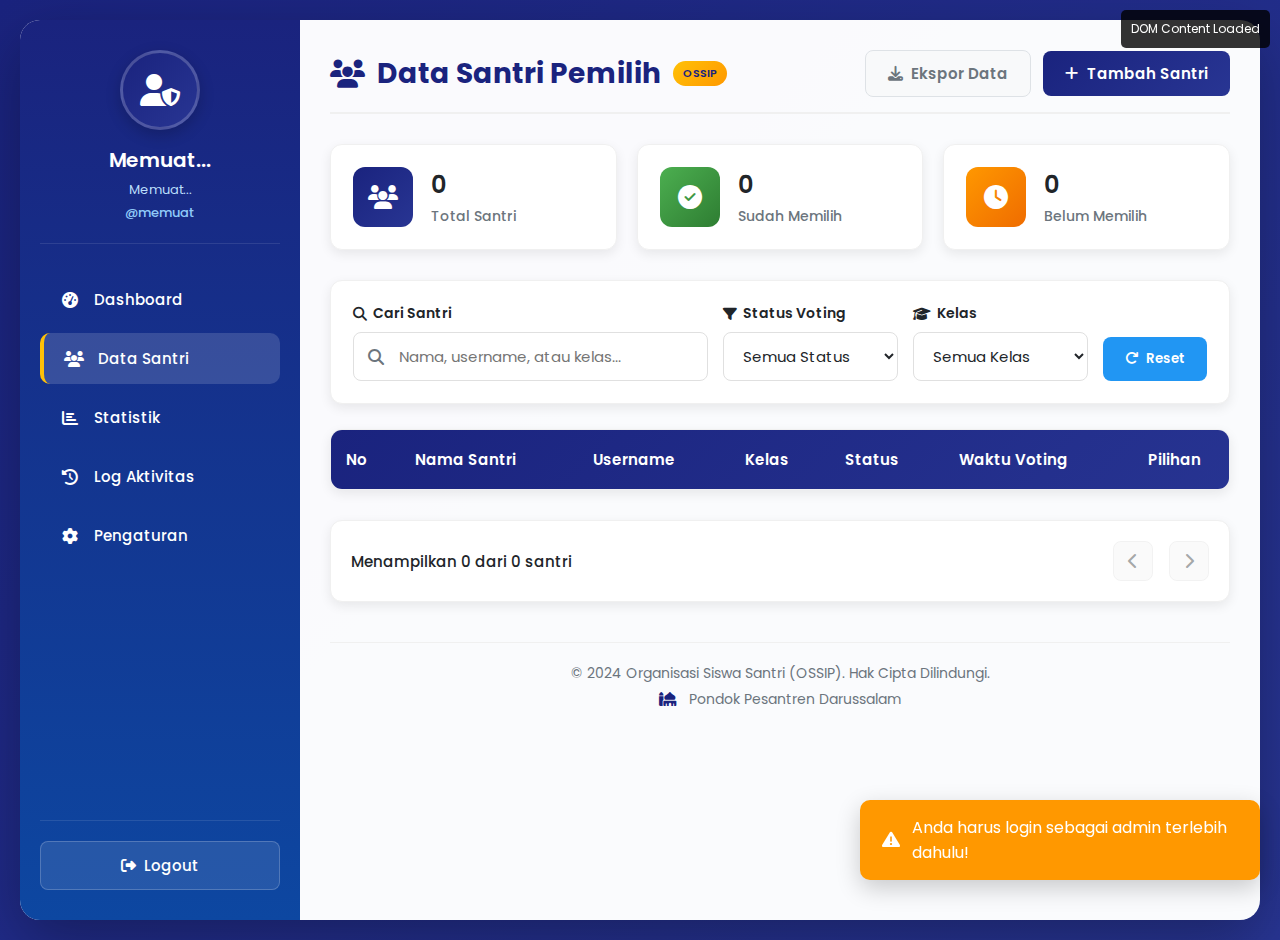
<file: admin-voters.html>
<!DOCTYPE html>
<html lang="id">
<head>
    <meta charset="UTF-8">
    <meta name="viewport" content="width=device-width, initial-scale=1.0">
    <title>Admin OSSIP - Data Santri</title>
    <link rel="stylesheet" href="https://cdnjs.cloudflare.com/ajax/libs/font-awesome/6.4.0/css/all.min.css">
    <link href="https://fonts.googleapis.com/css2?family=Poppins:wght@300;400;500;600;700&display=swap" rel="stylesheet">
    <style>
        /* ===== RESET & BASE STYLES ===== */
        * {
            margin: 0;
            padding: 0;
            box-sizing: border-box;
            font-family: 'Poppins', sans-serif;
        }

        :root {
            --primary-color: #1a237e;
            --secondary-color: #283593;
            --success-color: #4CAF50;
            --danger-color: #f44336;
            --warning-color: #ff9800;
            --info-color: #2196f3;
            --light-color: #f8f9fa;
            --dark-color: #212529;
            --gray-color: #6c757d;
        }

        body {
            background: linear-gradient(135deg, var(--primary-color) 0%, var(--secondary-color) 100%);
            min-height: 100vh;
            color: var(--dark-color);
        }

        /* ===== ADMIN DASHBOARD LAYOUT ===== */
        .admin-dashboard-container {
            display: flex;
            min-height: 100vh;
            background: rgba(255, 255, 255, 0.98);
            border-radius: 20px;
            margin: 20px;
            box-shadow: 0 20px 60px rgba(0, 0, 0, 0.3);
            overflow: hidden;
        }

        /* ===== SIDEBAR ===== */
        .admin-sidebar {
            width: 280px;
            background: linear-gradient(180deg, var(--primary-color) 0%, #0d47a1 100%);
            color: white;
            padding: 30px 20px;
            display: flex;
            flex-direction: column;
        }

        .admin-profile {
            text-align: center;
            margin-bottom: 30px;
            padding-bottom: 20px;
            border-bottom: 1px solid rgba(255, 255, 255, 0.1);
        }

        .profile-avatar {
            width: 80px;
            height: 80px;
            background: linear-gradient(135deg, var(--primary-color) 0%, var(--secondary-color) 100%);
            border-radius: 50%;
            display: flex;
            align-items: center;
            justify-content: center;
            margin: 0 auto 15px;
            font-size: 32px;
            box-shadow: 0 5px 15px rgba(0, 0, 0, 0.2);
            border: 3px solid rgba(255, 255, 255, 0.2);
        }

        .admin-profile h3 {
            font-size: 20px;
            margin-bottom: 5px;
            font-weight: 600;
        }

        .admin-role {
            color: #bbdefb;
            font-size: 13px;
            margin-bottom: 3px;
        }

        .admin-username {
            color: #90caf9;
            font-size: 13px;
            font-weight: 500;
        }

        .admin-menu {
            flex: 1;
            margin-bottom: 20px;
        }

        .admin-menu ul {
            list-style: none;
        }

        .admin-menu li {
            margin-bottom: 8px;
            border-radius: 10px;
            overflow: hidden;
            transition: all 0.3s ease;
        }

        .admin-menu li:hover {
            background: rgba(255, 255, 255, 0.1);
            transform: translateX(5px);
        }

        .admin-menu li.active {
            background: rgba(255, 255, 255, 0.15);
            border-left: 4px solid #ffc107;
        }

        .admin-menu a {
            display: flex;
            align-items: center;
            padding: 14px 18px;
            color: white;
            text-decoration: none;
            font-size: 15px;
            font-weight: 500;
        }

        .admin-menu i {
            width: 24px;
            margin-right: 12px;
            font-size: 16px;
            text-align: center;
        }

        .logout-section {
            margin-top: auto;
            padding-top: 20px;
            border-top: 1px solid rgba(255, 255, 255, 0.1);
        }

        .btn-logout {
            width: 100%;
            padding: 12px;
            background: rgba(255, 255, 255, 0.1);
            color: white;
            border: 1px solid rgba(255, 255, 255, 0.2);
            border-radius: 8px;
            cursor: pointer;
            font-size: 15px;
            font-weight: 500;
            display: flex;
            align-items: center;
            justify-content: center;
            gap: 8px;
            transition: all 0.3s ease;
        }

        .btn-logout:hover {
            background: rgba(255, 255, 255, 0.2);
            transform: translateY(-2px);
        }

        /* ===== MAIN CONTENT ===== */
        .admin-main-content {
            flex: 1;
            padding: 30px;
            overflow-y: auto;
        }

        .page-header {
            display: flex;
            justify-content: space-between;
            align-items: center;
            margin-bottom: 30px;
            padding-bottom: 15px;
            border-bottom: 2px solid #f0f0f0;
        }

        .page-header h1 {
            font-size: 28px;
            color: var(--primary-color);
            display: flex;
            align-items: center;
            gap: 12px;
        }

        .header-actions {
            display: flex;
            align-items: center;
            gap: 12px;
        }

        /* ===== BUTTONS ===== */
        .btn-primary, .btn-secondary, .btn-danger {
            padding: 11px 22px;
            border: none;
            border-radius: 8px;
            font-size: 15px;
            font-weight: 600;
            cursor: pointer;
            display: flex;
            align-items: center;
            gap: 8px;
            transition: all 0.3s ease;
        }

        .btn-primary {
            background: linear-gradient(135deg, var(--primary-color) 0%, var(--secondary-color) 100%);
            color: white;
        }

        .btn-secondary {
            background: var(--light-color);
            color: var(--gray-color);
            border: 1px solid #dee2e6;
        }

        .btn-danger {
            background: var(--danger-color);
            color: white;
        }

        .btn-primary:hover {
            transform: translateY(-2px);
            box-shadow: 0 7px 20px rgba(26, 35, 126, 0.3);
        }

        .btn-secondary:hover {
            background: #e9ecef;
        }

        .btn-danger:hover {
            background: #c62828;
            transform: translateY(-2px);
        }

        /* ===== SUMMARY CARDS ===== */
        .summary-cards {
            display: grid;
            grid-template-columns: repeat(auto-fit, minmax(220px, 1fr));
            gap: 20px;
            margin-bottom: 30px;
        }

        .summary-card {
            background: white;
            padding: 22px;
            border-radius: 12px;
            box-shadow: 0 4px 12px rgba(0, 0, 0, 0.08);
            display: flex;
            align-items: center;
            transition: all 0.3s ease;
            border: 1px solid #f0f0f0;
        }

        .summary-card:hover {
            transform: translateY(-5px);
            box-shadow: 0 8px 25px rgba(0, 0, 0, 0.12);
        }

        .card-icon {
            width: 60px;
            height: 60px;
            border-radius: 12px;
            display: flex;
            align-items: center;
            justify-content: center;
            margin-right: 18px;
            font-size: 24px;
            color: white;
        }

        .card-icon.total {
            background: linear-gradient(135deg, var(--primary-color) 0%, var(--secondary-color) 100%);
        }

        .card-icon.voted {
            background: linear-gradient(135deg, var(--success-color) 0%, #2e7d32 100%);
        }

        .card-icon.not-voted {
            background: linear-gradient(135deg, var(--warning-color) 0%, #ef6c00 100%);
        }

        .card-content h3 {
            font-size: 24px;
            margin-bottom: 4px;
            color: var(--dark-color);
            font-weight: 600;
        }

        .card-content p {
            color: var(--gray-color);
            font-size: 14px;
            font-weight: 500;
        }

        /* ===== SEARCH & FILTER ===== */
        .search-filter-section {
            background: white;
            padding: 22px;
            border-radius: 12px;
            box-shadow: 0 4px 12px rgba(0, 0, 0, 0.08);
            margin-bottom: 25px;
            border: 1px solid #f0f0f0;
        }

        .search-filter-grid {
            display: grid;
            grid-template-columns: 1fr 1fr 1fr auto;
            gap: 15px;
            align-items: end;
        }

        .form-group {
            display: flex;
            flex-direction: column;
        }

        .form-group label {
            margin-bottom: 8px;
            font-weight: 600;
            color: var(--dark-color);
            font-size: 14px;
            display: flex;
            align-items: center;
            gap: 6px;
        }

        .form-control {
            padding: 12px 15px;
            border: 1px solid #e0e0e0;
            border-radius: 8px;
            font-size: 15px;
            transition: all 0.3s ease;
            background: white;
            color: var(--dark-color);
        }

        .form-control:focus {
            outline: none;
            border-color: var(--primary-color);
            box-shadow: 0 0 0 3px rgba(26, 35, 126, 0.1);
        }

        .btn-filter {
            padding: 12px 22px;
            background: var(--info-color);
            color: white;
            border: none;
            border-radius: 8px;
            font-weight: 600;
            cursor: pointer;
            display: flex;
            align-items: center;
            gap: 8px;
            transition: all 0.3s ease;
        }

        .btn-filter:hover {
            background: #0d47a1;
            transform: translateY(-2px);
        }

        .search-box {
            position: relative;
        }

        .search-box i {
            position: absolute;
            left: 15px;
            top: 50%;
            transform: translateY(-50%);
            color: var(--gray-color);
        }

        .search-box input {
            padding-left: 45px;
        }

        /* ===== TABLE STYLES ===== */
        .voters-table-container {
            background: white;
            border-radius: 12px;
            overflow: hidden;
            box-shadow: 0 4px 12px rgba(0, 0, 0, 0.08);
            margin-bottom: 25px;
            border: 1px solid #f0f0f0;
        }

        .table-responsive {
            overflow-x: auto;
        }

        .voters-table {
            width: 100%;
            border-collapse: collapse;
            min-width: 1000px;
        }

        .voters-table thead {
            background: linear-gradient(135deg, var(--primary-color) 0%, var(--secondary-color) 100%);
            color: white;
        }

        .voters-table th {
            padding: 18px 15px;
            text-align: left;
            font-weight: 600;
            font-size: 15px;
            white-space: nowrap;
        }

        .voters-table tbody tr {
            border-bottom: 1px solid #f0f0f0;
            transition: all 0.2s ease;
        }

        .voters-table tbody tr:hover {
            background: #f8f9fa;
        }

        .voters-table td {
            padding: 16px 15px;
            color: var(--dark-color);
            font-size: 14px;
        }

        /* ===== STATUS BADGES ===== */
        .status-badge {
            padding: 6px 12px;
            border-radius: 20px;
            font-size: 13px;
            font-weight: 600;
            display: inline-block;
            white-space: nowrap;
        }

        .status-voted {
            background: #e8f5e9;
            color: #2e7d32;
        }

        .status-not-voted {
            background: #fff3e0;
            color: #ef6c00;
        }

        /* ===== ACTION BUTTONS ===== */
        .action-buttons {
            display: flex;
            gap: 8px;
        }

        .btn-action {
            padding: 7px 12px;
            border: none;
            border-radius: 6px;
            cursor: pointer;
            font-size: 13px;
            display: flex;
            align-items: center;
            gap: 5px;
            transition: all 0.2s ease;
            font-weight: 500;
        }

        .btn-edit {
            background: #f8f9fa;
            color: var(--gray-color);
            border: 1px solid #dee2e6;
        }

        .btn-edit:hover {
            background: #e9ecef;
            transform: translateY(-2px);
        }

        .btn-delete {
            background: #ffebee;
            color: var(--danger-color);
            border: 1px solid #ffcdd2;
        }

        .btn-delete:hover {
            background: #ffcdd2;
            transform: translateY(-2px);
        }

        .btn-reset-vote {
            background: #e3f2fd;
            color: var(--info-color);
            border: 1px solid #bbdefb;
        }

        .btn-reset-vote:hover {
            background: #bbdefb;
            transform: translateY(-2px);
        }

        /* ===== PAGINATION ===== */
        .pagination-container {
            display: flex;
            justify-content: space-between;
            align-items: center;
            margin-top: 30px;
            padding: 20px;
            background: white;
            border-radius: 12px;
            box-shadow: 0 4px 12px rgba(0, 0, 0, 0.08);
            border: 1px solid #f0f0f0;
        }

        .pagination-info {
            color: var(--dark-color);
            font-size: 15px;
            font-weight: 500;
            display: flex;
            align-items: center;
            gap: 8px;
        }

        .pagination-info i {
            color: var(--primary-color);
        }

        .pagination-controls {
            display: flex;
            align-items: center;
            gap: 8px;
        }

        .page-numbers {
            display: flex;
            gap: 5px;
        }

        .pagination-btn {
            min-width: 40px;
            height: 40px;
            padding: 0 12px;
            border: 1px solid #e0e0e0;
            border-radius: 8px;
            background: white;
            color: var(--dark-color);
            cursor: pointer;
            font-weight: 500;
            font-size: 14px;
            transition: all 0.3s ease;
            display: flex;
            align-items: center;
            justify-content: center;
        }

        .pagination-btn:hover:not(:disabled):not(.active) {
            background: #f5f5f5;
            border-color: var(--primary-color);
            color: var(--primary-color);
            transform: translateY(-2px);
            box-shadow: 0 4px 8px rgba(26, 35, 126, 0.1);
        }

        .pagination-btn:disabled {
            opacity: 0.4;
            cursor: not-allowed;
            background: #f5f5f5;
        }

        .pagination-btn.active {
            background: linear-gradient(135deg, var(--primary-color) 0%, var(--secondary-color) 100%);
            color: white;
            border-color: var(--primary-color);
            font-weight: 600;
            box-shadow: 0 4px 12px rgba(26, 35, 126, 0.2);
        }

        .pagination-btn.prev-next {
            min-width: 40px;
            font-size: 16px;
        }

        .pagination-btn.ellipsis {
            border: none;
            background: transparent;
            cursor: default;
            min-width: 20px;
        }

        .pagination-btn.ellipsis:hover {
            background: transparent;
            transform: none;
            box-shadow: none;
        }

        /* Empty state styling */
        .empty-state {
            text-align: center;
            padding: 50px 20px;
        }

        .empty-state i {
            font-size: 64px;
            color: #bdbdbd;
            margin-bottom: 20px;
            display: block;
        }

        .empty-state h3 {
            color: #616161;
            margin-bottom: 10px;
            font-size: 18px;
        }

        .empty-state p {
            color: #9e9e9e;
            margin-bottom: 20px;
        }

        .empty-state .btn-secondary {
            margin-top: 10px;
        }

        /* Animation for active page */
        @keyframes pulse {
            0% { transform: scale(1); }
            50% { transform: scale(1.05); }
            100% { transform: scale(1); }
        }

        .pagination-btn.active {
            animation: pulse 0.3s ease;
        }

        /* ===== FORM ROWS ===== */
        .form-row {
            display: grid;
            grid-template-columns: 1fr 1fr;
            gap: 15px;
            margin-bottom: 15px;
        }

        /* ===== BADGES ===== */
        .ossip-badge {
            background: linear-gradient(135deg, #ffc107 0%, #ff9800 100%);
            color: var(--primary-color);
            padding: 4px 10px;
            border-radius: 15px;
            font-size: 11px;
            font-weight: 600;
            display: inline-flex;
            align-items: center;
            gap: 4px;
        }

        .class-badge {
            background: #e3f2fd;
            color: var(--info-color);
            padding: 4px 10px;
            border-radius: 12px;
            font-size: 12px;
            font-weight: 600;
            display: inline-block;
        }

        /* ===== MODAL STYLES ===== */
        .modal {
            display: none;
            position: fixed;
            top: 0;
            left: 0;
            width: 100%;
            height: 100%;
            background: rgba(0, 0, 0, 0.5);
            z-index: 1000;
            align-items: center;
            justify-content: center;
            backdrop-filter: blur(3px);
        }

        .modal-content {
            background: white;
            border-radius: 15px;
            width: 90%;
            max-width: 500px;
            padding: 30px;
            box-shadow: 0 20px 60px rgba(0, 0, 0, 0.3);
            animation: modalSlideIn 0.3s ease;
        }

        @keyframes modalSlideIn {
            from {
                opacity: 0;
                transform: translateY(-50px);
            }
            to {
                opacity: 1;
                transform: translateY(0);
            }
        }

        .modal-header {
            display: flex;
            justify-content: space-between;
            align-items: center;
            margin-bottom: 20px;
            padding-bottom: 15px;
            border-bottom: 1px solid #eaeaea;
        }

        .modal-title {
            font-size: 22px;
            color: var(--primary-color);
            display: flex;
            align-items: center;
            gap: 10px;
        }

        .close-modal {
            background: none;
            border: none;
            font-size: 28px;
            color: #90a4ae;
            cursor: pointer;
            transition: color 0.3s ease;
            line-height: 1;
        }

        .close-modal:hover {
            color: var(--danger-color);
        }

        .modal-actions {
            display: flex;
            justify-content: flex-end;
            gap: 10px;
            margin-top: 25px;
            padding-top: 15px;
            border-top: 1px solid #eaeaea;
        }

        .modal-confirm .modal-content {
            max-width: 400px;
        }

        /* ===== LOADING OVERLAY ===== */
        .loading-overlay {
            position: fixed;
            top: 0;
            left: 0;
            width: 100%;
            height: 100%;
            background: rgba(255, 255, 255, 0.95);
            display: none;
            flex-direction: column;
            justify-content: center;
            align-items: center;
            z-index: 9999;
            backdrop-filter: blur(3px);
        }

        .loading-content {
            text-align: center;
            padding: 40px;
            background: white;
            border-radius: 15px;
            box-shadow: 0 10px 40px rgba(0, 0, 0, 0.15);
        }

        .loading-content i {
            font-size: 48px;
            color: var(--primary-color);
            margin-bottom: 20px;
            display: block;
        }

        .loading-content p {
            font-size: 16px;
            color: var(--dark-color);
            margin-bottom: 20px;
            font-weight: 500;
        }

        .btn-retry {
            padding: 10px 20px;
            background: var(--primary-color);
            color: white;
            border: none;
            border-radius: 6px;
            cursor: pointer;
            font-weight: 600;
            display: inline-flex;
            align-items: center;
            gap: 8px;
            transition: all 0.3s ease;
        }

        .btn-retry:hover {
            background: var(--secondary-color);
            transform: translateY(-2px);
        }

        /* ===== TOAST NOTIFICATION ===== */
        .toast {
            position: fixed;
            bottom: 20px;
            right: 20px;
            background: var(--dark-color);
            color: white;
            padding: 15px 22px;
            border-radius: 10px;
            box-shadow: 0 8px 25px rgba(0, 0, 0, 0.2);
            z-index: 1000;
            display: none;
            align-items: center;
            gap: 12px;
            animation: toastSlideIn 0.3s ease;
            max-width: 400px;
        }

        @keyframes toastSlideIn {
            from {
                transform: translateX(100%);
                opacity: 0;
            }
            to {
                transform: translateX(0);
                opacity: 1;
            }
        }

        .toast.success {
            background: var(--success-color);
        }

        .toast.error {
            background: var(--danger-color);
        }

        .toast.warning {
            background: var(--warning-color);
        }

        .toast.info {
            background: var(--info-color);
        }

        .toast i {
            font-size: 18px;
        }

        /* ===== ERROR MESSAGE ===== */
        .error-message {
            background: #ffebee;
            border: 1px solid #ffcdd2;
            color: #c62828;
            padding: 20px;
            border-radius: 10px;
            margin: 20px 0;
            text-align: center;
        }

        .error-message i {
            font-size: 32px;
            margin-bottom: 10px;
            display: block;
        }

        .error-message h3 {
            margin-bottom: 10px;
            font-size: 18px;
        }

        /* ===== FOOTER ===== */
        .admin-footer {
            margin-top: 40px;
            padding-top: 20px;
            border-top: 1px solid #f0f0f0;
            text-align: center;
            color: var(--gray-color);
            font-size: 14px;
        }

        .admin-footer p {
            margin-bottom: 5px;
        }

        .admin-footer i {
            margin-right: 8px;
            color: var(--primary-color);
        }

        /* ===== RESPONSIVE DESIGN ===== */
        @media (max-width: 1200px) {
            .admin-dashboard-container {
                flex-direction: column;
                margin: 10px;
            }
            
            .admin-sidebar {
                width: 100%;
                padding: 20px;
            }
            
            .search-filter-grid {
                grid-template-columns: 1fr 1fr auto;
            }
            
            .voters-table {
                min-width: 900px;
            }
        }

        @media (max-width: 992px) {
            .search-filter-grid {
                grid-template-columns: 1fr auto;
            }
            
            .page-header {
                flex-direction: column;
                align-items: flex-start;
                gap: 15px;
            }
            
            .header-actions {
                width: 100%;
                justify-content: flex-start;
            }
        }

        @media (max-width: 768px) {
            .admin-main-content {
                padding: 20px;
            }
            
            .summary-cards {
                grid-template-columns: 1fr;
            }
            
            .search-filter-grid {
                grid-template-columns: 1fr;
            }
            
            .form-row {
                grid-template-columns: 1fr;
            }
            
            .action-buttons {
                flex-direction: column;
            }
            
            .pagination-container {
                flex-direction: column;
                gap: 15px;
                align-items: stretch;
            }
            
            .pagination-controls {
                justify-content: center;
            }
            
            .pagination-btn {
                min-width: 36px;
                height: 36px;
                padding: 0 10px;
                font-size: 13px;
            }
            
            .page-numbers {
                gap: 3px;
            }
            
            .pagination-btn.prev-next {
                min-width: 36px;
            }
        }

        @media (max-width: 576px) {
            .admin-dashboard-container {
                margin: 5px;
                border-radius: 10px;
            }
            
            .modal-content {
                padding: 20px;
                margin: 10px;
            }
            
            .page-header h1 {
                font-size: 24px;
            }
            
            .page-numbers .pagination-btn:not(.active):not(.prev-next):not(.ellipsis) {
                display: none;
            }
            
            .page-numbers .pagination-btn.active {
                display: flex;
            }
            
            .page-numbers .pagination-btn.ellipsis {
                display: flex;
            }
        }

        /* ===== DEBUG INFO (Untuk Troubleshooting) ===== */
        .debug-info {
            position: fixed;
            top: 10px;
            right: 10px;
            background: rgba(0, 0, 0, 0.8);
            color: white;
            padding: 10px;
            border-radius: 5px;
            font-size: 12px;
            z-index: 9999;
            display: none;
        }
    </style>
</head>
<body>
    <!-- Debug Info (Bisa diaktifkan untuk troubleshooting) -->
    <div class="debug-info" id="debugInfo">
        Status: Initializing...
    </div>

    <!-- Loading Overlay -->
    <div id="loadingOverlay" class="loading-overlay">
        <div class="loading-content">
            <i class="fas fa-spinner fa-spin"></i>
            <p>Memuat data santri...</p>
            <p id="loadingDetail" style="font-size: 14px; color: var(--gray-color);">Mohon tunggu</p>
            <button class="btn-retry" onclick="retryLoad()" style="display: none; margin-top: 15px;">
                <i class="fas fa-redo"></i> Coba Lagi
            </button>
        </div>
    </div>

    <!-- Toast Notification -->
    <div id="toast" class="toast">
        <i class="fas fa-info-circle"></i>
        <span id="toastMessage">Pesan</span>
    </div>

    <div class="admin-dashboard-container">
        <!-- Sidebar -->
        <div class="admin-sidebar">
            <div class="admin-profile">
                <div class="profile-avatar">
                    <i class="fas fa-user-shield"></i>
                </div>
                <h3 id="adminName">Memuat...</h3>
                <p class="admin-role" id="adminRole">Memuat...</p>
                <p class="admin-username" id="adminUsername">@memuat</p>
            </div>
            
            <nav class="admin-menu">
                <ul>
                    <li>
                        <a href="admin-dashboard.html">
                            <i class="fas fa-tachometer-alt"></i>
                            <span>Dashboard</span>
                        </a>
                    </li>
                    <li class="active">
                        <a href="admin-voters.html">
                            <i class="fas fa-users"></i>
                            <span>Data Santri</span>
                        </a>
                    </li>
                    <li>
                        <a href="admin-statistics.html">
                            <i class="fas fa-chart-bar"></i>
                            <span>Statistik</span>
                        </a>
                    </li>
                    <li>
                        <a href="admin-logs.html">
                            <i class="fas fa-history"></i>
                            <span>Log Aktivitas</span>
                        </a>
                    </li>
                    <li>
                        <a href="admin-settings.html">
                            <i class="fas fa-cog"></i>
                            <span>Pengaturan</span>
                        </a>
                    </li>
                </ul>
            </nav>

            <div class="logout-section">
                <button class="btn-logout" onclick="doLogout()">
                    <i class="fas fa-sign-out-alt"></i> Logout
                </button>
            </div>
        </div>

        <!-- Main Content -->
        <div class="admin-main-content">
            <!-- Page Header -->
            <div class="page-header">
                <h1><i class="fas fa-users"></i> Data Santri Pemilih <span class="ossip-badge">OSSIP</span></h1>
                <div class="header-actions">
                    <button class="btn-secondary" onclick="exportData()">
                        <i class="fas fa-download"></i> Ekspor Data
                    </button>
                    <button class="btn-primary" onclick="showAddVoterModal()">
                        <i class="fas fa-plus"></i> Tambah Santri
                    </button>
                </div>
            </div>

            <!-- Summary Cards -->
            <div class="summary-cards">
                <div class="summary-card">
                    <div class="card-icon total">
                        <i class="fas fa-users"></i>
                    </div>
                    <div class="card-content">
                        <h3 id="totalVoters">0</h3>
                        <p>Total Santri</p>
                    </div>
                </div>
                <div class="summary-card">
                    <div class="card-icon voted">
                        <i class="fas fa-check-circle"></i>
                    </div>
                    <div class="card-content">
                        <h3 id="votedCount">0</h3>
                        <p>Sudah Memilih</p>
                    </div>
                </div>
                <div class="summary-card">
                    <div class="card-icon not-voted">
                        <i class="fas fa-clock"></i>
                    </div>
                    <div class="card-content">
                        <h3 id="notVotedCount">0</h3>
                        <p>Belum Memilih</p>
                    </div>
                </div>
            </div>

            <!-- Search and Filter -->
            <div class="search-filter-section">
                <div class="search-filter-grid">
                    <div class="form-group">
                        <label for="searchInput"><i class="fas fa-search"></i> Cari Santri</label>
                        <div class="search-box">
                            <i class="fas fa-search"></i>
                            <input type="text" id="searchInput" class="form-control" 
                                   placeholder="Nama, username, atau kelas..." 
                                   oninput="handleSearchInput()">
                        </div>
                    </div>
                    <div class="form-group">
                        <label for="statusFilter"><i class="fas fa-filter"></i> Status Voting</label>
                        <select id="statusFilter" class="form-control" onchange="filterVoters()">
                            <option value="all">Semua Status</option>
                            <option value="voted">Sudah Memilih</option>
                            <option value="not-voted">Belum Memilih</option>
                        </select>
                    </div>
                    <div class="form-group">
                        <label for="classFilter"><i class="fas fa-graduation-cap"></i> Kelas</label>
                        <select id="classFilter" class="form-control" onchange="filterVoters()">
                            <option value="all">Semua Kelas</option>
                            <!-- Opsi kelas akan diisi secara dinamis -->
                        </select>
                    </div>
                    <button class="btn-filter" onclick="resetFilters()">
                        <i class="fas fa-redo"></i> Reset
                    </button>
                </div>
            </div>

            <!-- Voters Table -->
            <div class="voters-table-container">
                <div class="table-responsive">
                    <table class="voters-table">
                        <thead>
                            <tr>
                                <th>No</th>
                                <th>Nama Santri</th>
                                <th>Username</th>
                                <th>Kelas</th>
                                <th>Status</th>
                                <th>Waktu Voting</th>
                                <th>Pilihan</th>
                                <th>Aksi</th>
                            </tr>
                        </thead>
                        <tbody id="votersTableBody">
                            <!-- Data akan diisi oleh JavaScript -->
                        </tbody>
                    </table>
                </div>
            </div>

            <!-- Pagination -->
            <div class="pagination-container">
                <div class="pagination-info" id="paginationInfo">
                    Menampilkan 0 dari 0 santri
                </div>
                <div class="pagination-controls">
                    <button class="pagination-btn prev-next" onclick="changePage(currentPage - 1)" disabled id="prevBtn">
                        <i class="fas fa-chevron-left"></i>
                    </button>
                    
                    <div class="page-numbers" id="pageNumbers">
                        <!-- Page numbers akan di-generate oleh JavaScript -->
                    </div>
                    
                    <button class="pagination-btn prev-next" onclick="changePage(currentPage + 1)" disabled id="nextBtn">
                        <i class="fas fa-chevron-right"></i>
                    </button>
                </div>
            </div>

            <!-- Footer -->
            <div class="admin-footer">
                <p>&copy; 2024 Organisasi Siswa Santri (OSSIP). Hak Cipta Dilindungi.</p>
                <p><i class="fas fa-mosque"></i> Pondok Pesantren Darussalam</p>
            </div>
        </div>
    </div>

    <!-- Modal Tambah/Edit Santri -->
    <div id="voterModal" class="modal">
        <div class="modal-content">
            <div class="modal-header">
                <h3 class="modal-title" id="modalTitle">
                    <i class="fas fa-user-plus"></i> Tambah Santri Baru
                </h3>
                <button class="close-modal" onclick="closeModal()">&times;</button>
            </div>
            <div class="modal-body">
                <form id="voterForm">
                    <div class="form-group">
                        <label for="fullName">Nama Lengkap Santri *</label>
                        <input type="text" id="fullName" class="form-control" required>
                    </div>
                    <div class="form-group">
                        <label for="username">Username *</label>
                        <input type="text" id="username" class="form-control" required 
                               pattern="[a-zA-Z0-9]+" title="Hanya huruf dan angka">
                        <small style="color: var(--gray-color); font-size: 12px; margin-top: 5px; display: block;">
                            Contoh: siswa108
                        </small>
                    </div>
                    <div class="form-row">
                        <div class="form-group">
                            <label for="kelas">Kelas *</label>
                            <select id="kelas" class="form-control" required>
                                <option value="">Pilih Kelas</option>
                                <option value="10A">Kelas 10B</option>
                                <option value="11A">Kelas 11C</option>
                                <option value="11B">Kelas 11D</option>
                                <option value="12A">Kelas 12C</option>
                                <option value="12B">Kelas 12D</option>
                            </select>
                        </div>
                        <div class="form-group">
                            <label for="status">Status Voting</label>
                            <select id="status" class="form-control">
                                <option value="false">Belum Memilih</option>
                                <option value="true">Sudah Memilih</option>
                            </select>
                        </div>
                    </div>
                    <div class="form-group" id="candidateField" style="display: none;">
                        <label for="candidateId">Pilihan Kandidat *</label>
                        <select id="candidateId" class="form-control">
                            <option value="">Pilih Kandidat</option>
                        </select>
                    </div>
                    <div class="modal-actions">
                        <button type="button" class="btn-secondary" onclick="closeModal()">
                            Batal
                        </button>
                        <button type="submit" class="btn-primary" id="submitBtn">
                            Simpan Data
                        </button>
                    </div>
                </form>
            </div>
        </div>
    </div>

    <!-- Modal Konfirmasi -->
    <div id="confirmModal" class="modal modal-confirm">
        <div class="modal-content">
            <div class="modal-header">
                <h3 class="modal-title">
                    <i class="fas fa-exclamation-triangle"></i> Konfirmasi
                </h3>
                <button class="close-modal" onclick="closeConfirmModal()">&times;</button>
            </div>
            <div class="modal-body">
                <p id="confirmMessage">Apakah Anda yakin?</p>
            </div>
            <div class="modal-actions">
                <button type="button" class="btn-secondary" onclick="closeConfirmModal()">
                    Batal
                </button>
                <button type="button" class="btn-danger" id="confirmActionBtn">
                    Ya, Lanjutkan
                </button>
            </div>
        </div>
    </div>
    <script src="database.js"></script>
    <script>
        // ===== GLOBAL VARIABLES =====
        let allVoters = [];
        let filteredVoters = [];
        let currentPage = 1;
        const itemsPerPage = 10;
        let isEditing = false;
        let editingVoterId = null;
        let candidates = [];
        let searchTimer = null;

        // ===== DEBUG UTILITIES =====
        function debugLog(message) {
            console.log(`[Admin Voters] ${message}`);
            const debugInfo = document.getElementById('debugInfo');
            if (debugInfo) {
                debugInfo.textContent = message;
                debugInfo.style.display = 'block';
            }
        }

        // ===== INITIALIZATION =====
        // Tambahkan fungsi ini di bagian initialization
function setupSyncListeners() {
    console.log('🔧 Setting up sync listeners...');
    
    // 1. Listen for localStorage changes (cross-tab sync)
    window.addEventListener('storage', (event) => {
        if (event.key === 'lastDatabaseUpdate') {
            try {
                const updateData = JSON.parse(event.newValue);
                console.log('📡 Storage update received:', updateData);
                
                if (updateData.source !== 'voters-page') {
                    handleExternalUpdate(updateData);
                }
            } catch (e) {
                console.log('Error parsing storage update:', e);
            }
        }
        
        if (event.key === 'dbSyncTrigger') {
            try {
                const syncData = JSON.parse(event.newValue);
                if (syncData.source === 'dashboard' || syncData.source === 'statistics') {
                    console.log('🔄 Sync triggered by another page:', syncData);
                    
                    // Tampilkan notifikasi
                    showToast(`Data diperbarui di halaman ${syncData.source}`, 'info');
                    
                    // Refresh data setelah delay singkat
                    setTimeout(async () => {
                        await loadInitialData();
                    }, 1000);
                }
            } catch (e) {
                console.log('Error parsing sync trigger:', e);
            }
        }
    });
    
    // 2. Setup BroadcastChannel
    setupBroadcastChannel();
    
    // 3. Polling untuk cek update dari database (fallback)
    setupPollingSync();
}

// Handle external updates
async function handleExternalUpdate(updateData) {
    const { type, data } = updateData;
    
    switch(type) {
        case 'VOTER_UPDATED':
        case 'VOTE_CHANGED':
        case 'VOTER_ADDED':
        case 'VOTER_DELETED':
        case 'VOTE_RESET':
            console.log(`🔄 External ${type} update detected`);
            
            // Show notification
            showToast('Data diperbarui dari sumber lain', 'info');
            
            // Refresh data
            await loadInitialData();
            break;
    }
}

// Setup polling sync (fallback mechanism)
function setupPollingSync() {
    // Cek update setiap 10 detik
    setInterval(async () => {
        try {
            const lastUpdate = sessionStorage.getItem('lastVoterUpdate');
            const currentTime = Date.now();
            
            // Jika lebih dari 30 detik sejak update terakhir, cek perubahan
            if (!lastUpdate || (currentTime - parseInt(lastUpdate)) > 30000) {
                const voterCount = allVoters.length;
                const newVoters = await window.db.getAllVoters();
                
                if (newVoters.length !== voterCount) {
                    console.log('🔄 Polling detected data change');
                    await loadInitialData();
                }
            }
        } catch (error) {
            console.log('Polling error:', error);
        }
    }, 10000);
}

        document.addEventListener('DOMContentLoaded', async function() {
            debugLog('DOM Content Loaded');
            
            try {
                // Check session first
                if (!checkSession()) return;
                
                // Set admin info
                setAdminInfo();
                
                // Initialize the page
                await initializePage();
                
                // Set up event listeners
                setupEventListeners();
                
            } catch (error) {
                console.error('Initialization error:', error);
                showToast('Gagal memuat halaman: ' + error.message, 'error');
            }
        });

        // Check session
        function checkSession() {
            const isLoggedIn = sessionStorage.getItem('adminLoggedIn');
            const adminUsername = sessionStorage.getItem('adminUsername');
            
            if (!isLoggedIn || !adminUsername) {
                showToast('Anda harus login sebagai admin terlebih dahulu!', 'warning');
                setTimeout(() => {
                    window.location.href = 'admin-login.html';
                }, 2000);
                return false;
            }
            return true;
        }

        // Set admin info
        function setAdminInfo() {
            try {
                const adminName = sessionStorage.getItem('adminName') || 'Admin Panitia';
                const adminRole = sessionStorage.getItem('adminRole') || 'Super Admin';
                const adminUsername = sessionStorage.getItem('adminUsername') || 'admin';
                
                document.getElementById('adminName').textContent = adminName;
                document.getElementById('adminRole').textContent = adminRole;
                document.getElementById('adminUsername').textContent = '@' + adminUsername;
                
                debugLog(`Admin Info: ${adminName} (${adminRole})`);
            } catch (error) {
                console.error('Error setting admin info:', error);
            }
        }

        // Initialize page
        // MODIFIKASI: Di dalam initializePage()
async function initializePage() {
    debugLog('Initializing page...');
    showLoading('Memuat data santri...');
    
    try {
        // Check session first
        if (!checkSession()) return;
        
        // Set admin info
        setAdminInfo();
        
        // Setup sync listeners TERLEBIH DAHULU
        setupSyncListeners();
        
        // Load database
        debugLog('Loading database...');
        await waitForDatabase();
        
        // Load data
        debugLog('Loading data...');
        await loadInitialData();
        
        debugLog('✅ Page initialized successfully');
        
    } catch (error) {
        console.error('❌ Initialization failed:', error);
        debugLog(`Initialization failed: ${error.message}`);
        
        showToast(`Gagal memuat data: ${error.message}`, 'error');
        showFallbackUI(error.message);
        
    } finally {
        showLoading(false);
    }
}

        // Wait for database
        async function waitForDatabase() {
            debugLog('Waiting for database...');
            
            return new Promise((resolve, reject) => {
                let attempts = 0;
                const maxAttempts = 30; // 15 detik
                
                const checkDatabase = () => {
                    attempts++;
                    const loadingDetail = document.getElementById('loadingDetail');
                    if (loadingDetail) {
                        loadingDetail.textContent = `Mengecek database... (${attempts}/${maxAttempts})`;
                    }
                    
                    // Cek apakah database sudah siap
                    if (window.db && typeof window.db.getAllVoters === 'function') {
                        debugLog('✅ Database ready!');
                        resolve();
                        return;
                    }
                    
                    if (attempts >= maxAttempts) {
                        reject(new Error(`Database tidak ditemukan setelah ${maxAttempts} detik`));
                        return;
                    }
                    
                    setTimeout(checkDatabase, 500);
                };
                
                checkDatabase();
            });
        }

        // Load initial data
        async function loadInitialData() {
            debugLog('Loading initial data...');
            
            try {
                // Load voters
                const voters = await window.db.getAllVoters();
                allVoters = voters;
                debugLog(`✅ Loaded ${allVoters.length} voters`);
                
                // Load candidates
                candidates = await window.db.getAllCandidates();
                debugLog(`✅ Loaded ${candidates.length} candidates`);
                
                // Update summary
                updateSummary();
                
                // Populate class filter
                populateClassFilter();
                
                // Initialize filtered voters
                filteredVoters = [...allVoters];
                currentPage = 1;
                renderVotersTable();
                
                // Show success message
                if (allVoters.length > 0) {
                    showToast(`Berhasil memuat ${allVoters.length} data santri`, 'success');
                }
                
            } catch (error) {
                console.error('Error loading data:', error);
                throw error;
            }
        }

        // Populate class filter dynamically
        function populateClassFilter() {
            const classFilter = document.getElementById('classFilter');
            
            // Simpan pilihan "Semua Kelas"
            classFilter.innerHTML = '<option value="all">Semua Kelas</option>';
            
            // Dapatkan kelas unik dari data voter
            const uniqueClasses = [...new Set(allVoters.map(voter => voter.class))].sort();
            
            // Tambahkan opsi untuk setiap kelas
            uniqueClasses.forEach(className => {
                const option = document.createElement('option');
                option.value = className;
                option.textContent = `Kelas ${className}`;
                classFilter.appendChild(option);
            });
        }

        // ===== UI FUNCTIONS =====
        
        // Show loading overlay
        function showLoading(message = 'Memuat...') {
            const overlay = document.getElementById('loadingOverlay');
            const retryBtn = overlay.querySelector('.btn-retry');
            
            if (message) {
                overlay.style.display = 'flex';
                document.getElementById('loadingDetail').textContent = message;
                retryBtn.style.display = 'none';
            } else {
                overlay.style.display = 'none';
            }
        }

        // Show retry button
        function showRetryButton() {
            const retryBtn = document.querySelector('.btn-retry');
            if (retryBtn) {
                retryBtn.style.display = 'inline-flex';
            }
        }

        // Retry loading
        function retryLoad() {
            debugLog('Retrying load...');
            initializePage();
        }

        // Show toast notification
        function showToast(message, type = 'info') {
            const toast = document.getElementById('toast');
            const toastMessage = document.getElementById('toastMessage');
            
            toastMessage.textContent = message;
            toast.className = `toast ${type}`;
            toast.style.display = 'flex';
            
            // Set icon based on type
            const icon = toast.querySelector('i');
            switch(type) {
                case 'success':
                    icon.className = 'fas fa-check-circle';
                    break;
                case 'error':
                    icon.className = 'fas fa-exclamation-circle';
                    break;
                case 'warning':
                    icon.className = 'fas fa-exclamation-triangle';
                    break;
                default:
                    icon.className = 'fas fa-info-circle';
            }
            
            // Auto hide
            setTimeout(() => {
                toast.style.display = 'none';
            }, 3000);
        }

        // Update summary cards
        function updateSummary() {
            const totalVoters = allVoters.length;
            const votedCount = allVoters.filter(v => v.has_voted).length;
            const notVotedCount = totalVoters - votedCount;
            
            document.getElementById('totalVoters').textContent = totalVoters;
            document.getElementById('votedCount').textContent = votedCount;
            document.getElementById('notVotedCount').textContent = notVotedCount;
        }

        // ===== TABLE FUNCTIONS =====
        
        // Render voters table dengan pagination yang benar
        function renderVotersTable() {
            const tableBody = document.getElementById('votersTableBody');
            
            if (filteredVoters.length === 0) {
                tableBody.innerHTML = `
                    <tr>
                        <td colspan="8">
                            <div class="empty-state">
                                <i class="fas fa-users-slash"></i>
                                <h3>Tidak ada data santri yang ditemukan</h3>
                                <p>Coba gunakan kata kunci pencarian yang berbeda atau reset filter</p>
                                <button onclick="resetFilters()" class="btn-secondary">
                                    <i class="fas fa-redo"></i> Reset Filter
                                </button>
                            </div>
                        </td>
                    </tr>
                `;
                updatePagination();
                return;
            }
            
            // Validasi currentPage
            const totalPages = Math.ceil(filteredVoters.length / itemsPerPage);
            if (currentPage < 1) currentPage = 1;
            if (currentPage > totalPages && totalPages > 0) currentPage = totalPages;
            
            // Calculate pagination
            const startIndex = (currentPage - 1) * itemsPerPage;
            const endIndex = Math.min(startIndex + itemsPerPage, filteredVoters.length);
            const pageVoters = filteredVoters.slice(startIndex, endIndex);
            
            let tableHTML = '';
            
            pageVoters.forEach((voter, index) => {
                const rowNumber = startIndex + index + 1;
                const statusClass = voter.has_voted ? 'status-voted' : 'status-not-voted';
                const statusText = voter.has_voted ? 'Sudah Memilih' : 'Belum Memilih';
                const voteTime = voter.has_voted && voter.vote_time 
                    ? formatDateTime(voter.vote_time) 
                    : '-';
                
                // Get candidate info if voted
                let candidateInfo = '-';
                if (voter.has_voted && voter.vote_candidate_id) {
                    const candidate = candidates.find(c => c.id === voter.vote_candidate_id);
                    if (candidate) {
                        candidateInfo = `No. ${candidate.number} - ${candidate.chairman_name}`;
                    }
                }
                
                tableHTML += `
                    <tr>
                        <td>${rowNumber}</td>
                        <td>
                            <strong>${voter.name}</strong>
                            ${voter.has_voted ? 
                                '<span class="ossip-badge"><i class="fas fa-vote-yea"></i> Telah Voting</span>' : 
                                ''}
                        </td>
                        <td><code>${voter.username}</code></td>
                        <td>
                            <span class="class-badge">${voter.class}</span>
                        </td>
                        <td><span class="status-badge ${statusClass}">${statusText}</span></td>
                        <td>${voteTime}</td>
                        <td>${candidateInfo}</td>
                        <td>
                            <div class="action-buttons">
                                ${voter.has_voted ? `
                                    <button class="btn-action btn-reset-vote" onclick="resetSingleVote(${voter.id})" 
                                            title="Reset Voting" data-id="${voter.id}">
                                        <i class="fas fa-undo"></i> Reset
                                    </button>
                                ` : ''}
                                <button class="btn-action btn-edit" onclick="editVoter(${voter.id})" 
                                        title="Edit Data" data-id="${voter.id}">
                                    <i class="fas fa-edit"></i> Edit
                                </button>
                                <button class="btn-action btn-delete" onclick="deleteVoter(${voter.id})" 
                                        title="Hapus Data" data-id="${voter.id}">
                                    <i class="fas fa-trash"></i> Hapus
                                </button>
                            </div>
                        </td>
                    </tr>
                `;
            });
            
            tableBody.innerHTML = tableHTML;
            updatePagination();
        }

        // Format date time
        function formatDateTime(dateString) {
            try {
                const date = new Date(dateString);
                return date.toLocaleString('id-ID', {
                    day: '2-digit',
                    month: '2-digit',
                    year: 'numeric',
                    hour: '2-digit',
                    minute: '2-digit'
                });
            } catch (error) {
                return dateString;
            }
        }

        // Update pagination
        function updatePagination() {
            const totalItems = filteredVoters.length;
            const totalPages = Math.ceil(totalItems / itemsPerPage);
            
            // Update pagination info
            const startItem = totalItems > 0 ? ((currentPage - 1) * itemsPerPage + 1) : 0;
            const endItem = Math.min(currentPage * itemsPerPage, totalItems);
            
            document.getElementById('paginationInfo').innerHTML = `
                <i class="fas fa-users"></i>
                Menampilkan <strong>${startItem}-${endItem}</strong> dari <strong>${totalItems}</strong> santri
                ${totalPages > 1 ? `• Halaman <strong>${currentPage}</strong> dari <strong>${totalPages}</strong>` : ''}
            `;
            
            // Update buttons
            const prevBtn = document.getElementById('prevBtn');
            const nextBtn = document.getElementById('nextBtn');
            
            prevBtn.disabled = currentPage <= 1;
            nextBtn.disabled = currentPage >= totalPages || totalPages === 0;
            
            // Generate page numbers
            const pageNumbersDiv = document.getElementById('pageNumbers');
            pageNumbersDiv.innerHTML = '';
            
            if (totalPages <= 1) return;
            
            // Smart pagination
            const maxVisiblePages = 5;
            let pages = [];
            
            if (totalPages <= maxVisiblePages) {
                pages = Array.from({ length: totalPages }, (_, i) => i + 1);
            } else {
                if (currentPage <= 3) {
                    pages = [1, 2, 3, 4, '...', totalPages];
                } else if (currentPage >= totalPages - 2) {
                    pages = [1, '...', totalPages - 3, totalPages - 2, totalPages - 1, totalPages];
                } else {
                    pages = [1, '...', currentPage - 1, currentPage, currentPage + 1, '...', totalPages];
                }
            }
            
            // Create buttons
            pages.forEach(page => {
                const btn = document.createElement('button');
                
                if (page === '...') {
                    btn.className = 'pagination-btn ellipsis';
                    btn.innerHTML = '&hellip;';
                    btn.disabled = true;
                } else {
                    btn.className = `pagination-btn ${page === currentPage ? 'active' : ''}`;
                    btn.textContent = page;
                    btn.onclick = () => changePage(page);
                }
                
                pageNumbersDiv.appendChild(btn);
            });
        }

        // Change page
        function changePage(page) {
            const totalPages = Math.ceil(filteredVoters.length / itemsPerPage);
            
            if (page < 1 || page > totalPages || page === currentPage) {
                return;
            }
            
            // Animation
            const tableBody = document.getElementById('votersTableBody');
            tableBody.style.opacity = '0.5';
            
            setTimeout(() => {
                currentPage = page;
                renderVotersTable();
                tableBody.style.opacity = '1';
                
                // Scroll to top of table
                const tableContainer = document.querySelector('.voters-table-container');
                if (tableContainer) {
                    tableContainer.scrollIntoView({ behavior: 'smooth', block: 'start' });
                }
            }, 150);
        }

        // ===== FILTER FUNCTIONS =====
        
        // Handle search input with debounce
        function handleSearchInput() {
            clearTimeout(searchTimer);
            searchTimer = setTimeout(() => {
                filterVoters();
            }, 300);
        }

        // Filter voters
        function filterVoters() {
            const searchTerm = document.getElementById('searchInput').value.toLowerCase();
            const statusFilter = document.getElementById('statusFilter').value;
            const classFilter = document.getElementById('classFilter').value;
            
            filteredVoters = allVoters.filter(voter => {
                // Search filter
                const matchesSearch = searchTerm === '' || 
                    voter.name.toLowerCase().includes(searchTerm) ||
                    voter.username.toLowerCase().includes(searchTerm) ||
                    voter.class.toLowerCase().includes(searchTerm);
                
                // Status filter
                let matchesStatus = true;
                if (statusFilter === 'voted') {
                    matchesStatus = voter.has_voted === true;
                } else if (statusFilter === 'not-voted') {
                    matchesStatus = voter.has_voted === false;
                }
                
                // Class filter
                const matchesClass = classFilter === 'all' || voter.class === classFilter;
                
                return matchesSearch && matchesStatus && matchesClass;
            });
            
            // Reset to page 1
            currentPage = 1;
            renderVotersTable();
            
            // Show message
            if (filteredVoters.length !== allVoters.length) {
                const searchMsg = searchTerm ? ` untuk "${searchTerm}"` : '';
                showToast(`Ditemukan ${filteredVoters.length} santri${searchMsg}`, 'info');
            }
        }

        // Reset filters
        function resetFilters() {
            document.getElementById('searchInput').value = '';
            document.getElementById('statusFilter').value = 'all';
            document.getElementById('classFilter').value = 'all';
            
            filteredVoters = [...allVoters];
            currentPage = 1;
            renderVotersTable();
            
            showToast('Filter telah direset', 'info');
        }

        // ===== MODAL FUNCTIONS =====
        
        // Show add voter modal
        function showAddVoterModal() {
            debugLog('Showing add voter modal');
            
            isEditing = false;
            editingVoterId = null;
            
            document.getElementById('modalTitle').innerHTML = 
                '<i class="fas fa-user-plus"></i> Tambah Santri Baru';
            document.getElementById('voterForm').reset();
            document.getElementById('submitBtn').innerHTML = '<i class="fas fa-save"></i> Simpan Data';
            document.getElementById('candidateField').style.display = 'none';
            
            // Populate candidate dropdown
            const candidateSelect = document.getElementById('candidateId');
            candidateSelect.innerHTML = '<option value="">Pilih Kandidat</option>';
            candidates.forEach(candidate => {
                candidateSelect.innerHTML += `
                    <option value="${candidate.id}">
                        No. ${candidate.number} - ${candidate.chairman_name}
                    </option>
                `;
            });
            
            document.getElementById('voterModal').style.display = 'flex';
        }

        // Edit voter
        async function editVoter(voterId) {
            debugLog(`Editing voter ${voterId}`);
            showLoading('Memuat data santri...');
            
            try {
                const voter = await window.db.getVoterById(voterId);
                
                if (!voter) {
                    showToast('Data santri tidak ditemukan', 'error');
                    return;
                }
                
                isEditing = true;
                editingVoterId = voterId;
                
                document.getElementById('modalTitle').innerHTML = 
                    '<i class="fas fa-edit"></i> Edit Data Santri';
                document.getElementById('fullName').value = voter.name;
                document.getElementById('username').value = voter.username;
                document.getElementById('kelas').value = voter.class;
                document.getElementById('status').value = voter.has_voted.toString();
                
                // Populate candidate dropdown
                const candidateSelect = document.getElementById('candidateId');
                candidateSelect.innerHTML = '<option value="">Pilih Kandidat</option>';
                candidates.forEach(candidate => {
                    candidateSelect.innerHTML += `
                        <option value="${candidate.id}" ${voter.vote_candidate_id === candidate.id ? 'selected' : ''}>
                            No. ${candidate.number} - ${candidate.chairman_name}
                        </option>
                    `;
                });
                
                // Show/hide candidate field
                document.getElementById('candidateField').style.display = 
                    voter.has_voted ? 'block' : 'none';
                
                document.getElementById('submitBtn').innerHTML = '<i class="fas fa-sync"></i> Update Data';
                document.getElementById('voterModal').style.display = 'flex';
                
            } catch (error) {
                console.error('Error editing voter:', error);
                showToast('Gagal memuat data santri', 'error');
            } finally {
                showLoading(false);
            }
        }

        // ===== REAL-TIME SYNC FUNCTIONS =====

// Fungsi untuk broadcast update ke halaman lain
// Ganti fungsi broadcastUpdateToOtherPages dengan ini:
function broadcastUpdateToOtherPages(updateType, data) {
    if (window.databaseSync) {
        window.databaseSync.broadcastUpdate(updateType, data);
    } else {
        // Fallback ke metode lama
        const updateEvent = new CustomEvent('databaseUpdated', {
            detail: { type: updateType, data: data }
        });
        window.dispatchEvent(updateEvent);
        
        localStorage.setItem('lastDatabaseUpdate', JSON.stringify({
            type: updateType,
            data: data,
            timestamp: new Date().toISOString()
        }));
    }
}
            // Setup BroadcastChannel listener
            function setupBroadcastChannel() {
                if (typeof BroadcastChannel !== 'undefined') {
                    if (!window.dbSyncChannel) {
                        window.dbSyncChannel = new BroadcastChannel('ossip-database-sync');
                    }
                    
                    // Listen for messages from other tabs
                    window.dbSyncChannel.onmessage = (event) => {
                        console.log('📥 Received broadcast message:', event.data);
                        
                        if (event.data.action === 'DATABASE_UPDATE') {
                            const { type, data } = event.data.payload;
                            
                            if (type === 'VOTER_UPDATED' || type === 'VOTE_CHANGED') {
                                // Refresh data if needed
                                if (confirm('Data telah diperbarui di tab lain. Refresh halaman?')) {
                                    loadInitialData();
                                }
                            }
                        }
                    };
                }
            }

        // Close modal
        function closeModal() {
            document.getElementById('voterModal').style.display = 'none';
        }

        // Close confirm modal
        function closeConfirmModal() {
            document.getElementById('confirmModal').style.display = 'none';
        }

        // trigger
        // Fungsi untuk trigger update database event
function triggerDatabaseUpdate(type, data) {
    console.log(`Triggering database update: ${type}`, data);
    
    // 1. Dispatch custom event untuk halaman yang sama
    const updateEvent = new CustomEvent('databaseUpdated', {
        detail: {
            type: type,
            data: data,
            timestamp: new Date().toISOString()
        }
    });
    window.dispatchEvent(updateEvent);
    
    // 2. Update localStorage untuk cross-tab sync
    localStorage.setItem('lastDatabaseUpdate', JSON.stringify({
        type: type,
        data: data,
        timestamp: new Date().toISOString()
    }));
    
    // 3. Broadcast ke halaman lain via BroadcastChannel (jika browser support)
    if (typeof BroadcastChannel !== 'undefined') {
        if (!window.dbUpdateChannel) {
            window.dbUpdateChannel = new BroadcastChannel('database-updates');
        }
        window.dbUpdateChannel.postMessage({
            type: type,
            data: data,
            timestamp: new Date().toISOString()
        });
    }
    
    // 4. Force sync database
    if (window.db && typeof window.db.forceSync === 'function') {
        window.db.forceSync();
    }
}

        // ===== VOTER OPERATIONS =====
        
        // Delete voter
       // MODIFIKASI: Di dalam deleteVoter
async function deleteVoter(voterId) {
    const voter = allVoters.find(v => v.id === voterId);
    if (!voter) return;
    
    document.getElementById('confirmMessage').textContent = 
        `Apakah Anda yakin ingin menghapus data santri "${voter.name}" (${voter.username})?`;
    
    document.getElementById('confirmActionBtn').onclick = async () => {
        showLoading('Menghapus data santri...');
        
        try {
            await window.db.deleteVoter(voterId);
            
            // 🔥 BROADCAST DELETE VOTER
            broadcastUpdateToOtherPages('VOTER_DELETED', {
                voterId: voterId,
                voterName: voter.name
            });
            
            // Remove from arrays
            allVoters = allVoters.filter(v => v.id !== voterId);
            filteredVoters = filteredVoters.filter(v => v.id !== voterId);
            
            // Update UI
            updateSummary();
            populateClassFilter();
            renderVotersTable();
            
            showToast('Data santri berhasil dihapus', 'success');
            
        } catch (error) {
            console.error('Error deleting voter:', error);
            showToast('Gagal menghapus data santri', 'error');
        } finally {
            showLoading(false);
            closeConfirmModal();
        }
    };
    
    document.getElementById('confirmModal').style.display = 'flex';
}

        // Reset single vote
        // MODIFIKASI: Di dalam resetSingleVote
async function resetSingleVote(voterId) {
    const voter = allVoters.find(v => v.id === voterId);
    if (!voter || !voter.has_voted) return;
    
    document.getElementById('confirmMessage').textContent = 
        `Apakah Anda yakin ingin mereset voting untuk "${voter.name}"?`;
    
    document.getElementById('confirmActionBtn').onclick = async () => {
        showLoading('Mereset voting...');
        
        try {
            await window.db.resetSingleVote(voterId);
            
            // 🔥 BROADCAST RESET VOTE
            broadcastUpdateToOtherPages('VOTE_RESET', {
                voterId: voterId,
                voterName: voter.name,
                candidateId: voter.vote_candidate_id
            });
            
            // Reload data lokal
            await loadInitialData();
            
            showToast('Voting berhasil direset', 'success');
            
        } catch (error) {
            console.error('Error resetting vote:', error);
            showToast('Gagal mereset voting', 'error');
        } finally {
            showLoading(false);
            closeConfirmModal();
        }
    };
    
    document.getElementById('confirmModal').style.display = 'flex';
}
        // Export data
        async function exportData() {
            showLoading('Menyiapkan data untuk diekspor...');
            
            try {
                if (window.db.exportVotingDataToCSV) {
                    await window.db.exportVotingDataToCSV();
                    showToast('Data berhasil diekspor', 'success');
                } else {
                    showToast('Fitur ekspor tidak tersedia', 'error');
                }
            } catch (error) {
                console.error('Error exporting data:', error);
                showToast('Gagal mengekspor data', 'error');
            } finally {
                showLoading(false);
            }
        }

        // ===== FORM HANDLING =====
        
        // Form submission
        document.getElementById('voterForm').addEventListener('submit', async function(e) {
            e.preventDefault();
            
            const formData = {
                name: document.getElementById('fullName').value.trim(),
                username: document.getElementById('username').value.trim(),
                class: document.getElementById('kelas').value,
                has_voted: document.getElementById('status').value === 'true'
            };
            
            // Validate form
            if (!formData.name || !formData.username || !formData.class) {
                showToast('Harap isi semua field yang wajib diisi', 'warning');
                return;
            }
            
            // Validate username format
            if (!/^[a-zA-Z0-9]+$/.test(formData.username)) {
                showToast('Username hanya boleh mengandung huruf dan angka', 'warning');
                return;
            }
            
            // If voted, get candidate ID
            if (formData.has_voted) {
                const candidateId = document.getElementById('candidateId').value;
                if (!candidateId) {
                    showToast('Harap pilih kandidat jika status sudah memilih', 'warning');
                    return;
                }
                formData.vote_candidate_id = parseInt(candidateId);
                formData.vote_time = new Date().toISOString();
            } else {
                formData.vote_candidate_id = null;
                formData.vote_time = null;
            }
            
            showLoading(isEditing ? 'Memperbarui data...' : 'Menyimpan data...');
            
            try {
                if (isEditing && editingVoterId) {
                    // Update existing voter
                    await window.db.updateVoter(editingVoterId, formData);
                    showToast('Data santri berhasil diperbarui', 'success');
                } else {
                    // Add new voter
                    const existingIds = allVoters.map(v => v.id);
                    const newId = existingIds.length > 0 ? Math.max(...existingIds) + 1 : 1;
                    
                    // Check if username already exists
                    const usernameExists = allVoters.some(v => v.username === formData.username);
                    if (usernameExists) {
                        throw new Error('Username sudah digunakan');
                    }
                    
                    await window.db.addVoter({
                        id: newId,
                        ...formData
                    });
                    showToast('Data santri berhasil ditambahkan', 'success');
                }
                
                // Refresh data
                await loadInitialData();
                
                // Close modal
                closeModal();
                
            } catch (error) {
                console.error('Error saving voter:', error);
                showToast('Gagal menyimpan data: ' + error.message, 'error');
            } finally {
                showLoading(false);
            }
        });

        // Status change listener
        document.getElementById('status')?.addEventListener('change', function() {
            document.getElementById('candidateField').style.display = 
                this.value === 'true' ? 'block' : 'none';
        });

        // ===== FALLBACK UI =====
        
        function showFallbackUI(errorMessage = 'Database tidak ditemukan') {
            const tableBody = document.getElementById('votersTableBody');
            tableBody.innerHTML = `
                <tr>
                    <td colspan="8" style="text-align: center; padding: 40px;">
                        <div class="error-message">
                            <i class="fas fa-exclamation-triangle"></i>
                            <h3>Gagal Memuat Data</h3>
                            <p>Terjadi kesalahan saat memuat data dari database.</p>
                            <p id="errorDetail" style="font-size: 12px; margin-top: 10px; color: #666;">
                                Error: ${errorMessage}
                            </p>
                            <p style="font-size: 12px; margin-top: 5px;">
                                Coba refresh halaman atau hubungi administrator.
                            </p>
                            <div style="margin-top: 20px;">
                                <button onclick="location.reload()" class="btn-primary">
                                    <i class="fas fa-redo"></i> Refresh Halaman
                                </button>
                                <button onclick="retryLoad()" class="btn-secondary" style="margin-left: 10px;">
                                    <i class="fas fa-redo"></i> Coba Lagi
                                </button>
                            </div>
                        </div>
                    </td>
                </tr>
            `;
            
            showRetryButton();
        }

        // ===== EVENT LISTENERS =====
        
        function setupEventListeners() {
            debugLog('Setting up event listeners...');
            
            // Close modal when clicking outside
            window.addEventListener('click', function(event) {
                if (event.target === document.getElementById('voterModal')) {
                    closeModal();
                }
                if (event.target === document.getElementById('confirmModal')) {
                    closeConfirmModal();
                }
            });
            
            // Escape key to close modals
            document.addEventListener('keydown', function(event) {
                if (event.key === 'Escape') {
                    closeModal();
                    closeConfirmModal();
                }
            });
            
            debugLog('Event listeners set up');
        }

        // ===== LOGOUT =====
        
        function doLogout() {
            document.getElementById('confirmMessage').textContent = 
                'Apakah Anda yakin ingin logout?';
            
            document.getElementById('confirmActionBtn').onclick = function() {
                sessionStorage.clear();
                localStorage.clear();
                window.location.href = 'admin-login.html';
            };
            
            document.getElementById('confirmModal').style.display = 'flex';
        }

        // ===== INITIAL CHECK =====
        console.log('Admin Voters Page Script Loaded');
        
        // Quick database check
        setTimeout(() => {
            if (window.db) {
                console.log('✅ Database object found');
                console.log('Database methods:', Object.keys(window.db).filter(key => typeof window.db[key] === 'function'));
            } else {
                console.log('❌ Database object not found in window.db');
            }
        }, 1000);
    </script>
<script src="sync-helper.js"></script>
</body>
</html>
</file>
<file: style.css>
b/* Reset & Base Styles */
* {
    margin: 0;
    padding: 0;
    box-sizing: border-box;
}

.ipe2 {
  width:65px;           /* Tentukan ukuran bulatan di sini */
  height: 50px;
  background-color: white; /* Warna background bulat */
  border-radius: 50%;      /* Membuat wadah jadi bulat */
  display: flex;
  align-items: center;     /* Gambar ke tengah secara vertikal */
  justify-content: center; /* Gambar ke tengah secara horizontal */
  overflow: hidden;        /* Agar gambar tidak keluar dari bulatan */
}


.logo-dashboard img {
  /* KUNCI AGAR TIDAK GEPENG */
  width: 100%;             
  height: 100%;            
  object-fit: contain;     /* Gambar akan muat di dalam tanpa terpotong/gepeng */
  /* Ganti 'contain' menjadi 'cover' jika ingin gambar memenuhi seluruh bulatan */
}

.ipe2 img {
  /* KUNCI AGAR TIDAK GEPENG */
  width: 100%;             
  height: 100%;            
  object-fit: contain;     /* Gambar akan muat di dalam tanpa terpotong/gepeng */
  /* Ganti 'contain' menjadi 'cover' jika ingin gambar memenuhi seluruh bulatan */
}


:root {
    --primary-color: #2c3e50;
    --secondary-color: #3498db;
    --accent-color: #e74c3c;
    --success-color: #27ae60;
    --warning-color: #f39c12;
    --light-color: #ecf0f1;
    --dark-color: #2c3e50;
    --gray-color: #95a5a6;
    --shadow: 0 5px 15px rgba(0, 0, 0, 0.1);
    --border-radius: 10px;
    --transition: all 0.3s ease;
}

body {
    font-family: 'Poppins', sans-serif;
    line-height: 1.6;
    color: #333;
    background-color: #f9f9f9;
}

.container {
    width: 100%;
    max-width: 1200px;
    margin: 0 auto;
    padding: 0 20px;
}

/* =========================================== */
/* HEADER STYLES - OPTIMIZED & MINIMALIST */
/* =========================================== */

.main-header {
    background: rgba(255, 255, 255, 0.98);
    backdrop-filter: blur(10px);
    box-shadow: 0 2px 20px rgba(0, 0, 0, 0.05);
    position: sticky;
    top: 0;
    z-index: 1000;
    border-bottom: 1px solid rgba(0, 0, 0, 0.03);
}

.main-header .container {
    display: flex;
    justify-content: space-between;
    align-items: center;
    padding: 18px 5%;
    max-width: 1400px;
    margin: 0 auto;
}

/* LOGO */
.logo-container {
    display: flex;
    align-items: center;
    gap: 12px;
}

.logo {
    height: 45px;
    width: auto;
    object-fit: contain;
}

.logo-text h1 {
    font: 700 1.7rem/1.2 'Georgia', serif;
    color: #2c3e50;
    margin: 0;
    letter-spacing: -0.3px;
}

/* NAVIGATION */
.main-nav ul {
    display: flex;
    list-style: none;
    gap: 2px;
    margin: 0;
    padding: 0;
}

.main-nav a {
    text-decoration: none;
    color: #34495e;
    font: 500 0.95rem/1.5 sans-serif;
    display: flex;
    align-items: center;
    gap: 8px;
    padding: 10px 16px;
    border-radius: 8px;
    transition: all 0.2s ease;
}

.main-nav a:hover {
    color: var(--secondary-color);
    background: rgba(52, 152, 219, 0.08);
}

.main-nav a.active {
    color: var(--secondary-color);
    background: rgba(52, 152, 219, 0.12);
    font-weight: 600;
}

.main-nav a i {
    font-size: 1rem;
}

/* LOGIN BUTTON */
.btn-login {
    padding: 9px 22px;
    border-radius: 10px;
    font: 600 0.9rem/1 sans-serif;
    background: var(--secondary-color);
    color: white;
    border: none;
    cursor: pointer;
    transition: all 0.2s ease;
    margin-left: 8px;
    display: flex;
    align-items: center;
    gap: 6px;
}

.btn-login:hover {
    background: #2980b9;
    transform: translateY(-1px);
}

/* HAMBURGER MENU */
.menu-toggle {
    display: none;
    flex-direction: column;
    justify-content: space-between;
    width: 28px;
    height: 20px;
    background: none;
    border: none;
    cursor: pointer;
    padding: 0;
    z-index: 1001;
}

.menu-toggle .bar {
    display: block;
    width: 100%;
    height: 2px;
    background: #2c3e50;
    border-radius: 1px;
    transition: all 0.3s ease;
}

.menu-toggle.active .bar:nth-child(1) {
    transform: translateY(9px) rotate(45deg);
}

.menu-toggle.active .bar:nth-child(2) {
    opacity: 0;
}

.menu-toggle.active .bar:nth-child(3) {
    transform: translateY(-9px) rotate(-45deg);
}

/* MOBILE MENU OVERLAY */
.mobile-menu-overlay {
    position: fixed;
    top: 0;
    left: 0;
    width: 100%;
    height: 100%;
    background: rgba(0, 0, 0, 0.4);
    backdrop-filter: blur(2px);
    z-index: 999;
    opacity: 0;
    visibility: hidden;
    transition: opacity 0.2s ease;
}

.mobile-menu-overlay.show {
    opacity: 1;
    visibility: visible;
}

/* =========================================== */
/* RESPONSIVE BREAKPOINTS */
/* =========================================== */

@media (max-width: 1024px) {
    .main-header .container {
        padding: 16px 4%;
    }
    
    .logo {
        height: 40px;
    }
    
    .logo-text h1 {
        font-size: 1.5rem;
    }
    
    .main-nav a {
        padding: 9px 14px;
        font-size: 0.9rem;
    }
}

@media (max-width: 768px) {
    .menu-toggle {
        display: flex;
    }
    
    .main-nav ul {
        position: fixed;
        top: 0;
        right: -100%;
        width: 280px;
        height: 100vh;
        background: white;
        flex-direction: column;
        padding: 90px 25px 30px;
        box-shadow: -4px 0 20px rgba(0, 0, 0, 0.08);
        z-index: 1000;
        transition: right 0.3s ease;
        gap: 4px;
    }
    
    .main-nav ul.show {
        right: 0;
    }
    
    .main-nav a {
        padding: 14px 18px;
        font-size: 0.95rem;
        border: 1px solid rgba(0, 0, 0, 0.05);
    }
    
    .btn-login {
        width: 100%;
        justify-content: center;
        margin: 12px 0 0 0;
        padding: 12px;
    }
    
    .logo {
        height: 36px;
    }
    
    .logo-text h1 {
        font-size: 1.4rem;
    }
}

@media (max-width: 480px) {
    .main-header .container {
        padding: 14px 4%;
    }
    
    .logo-container {
        gap: 10px;
    }
    
    .logo {
        height: 34px;
    }
    
    .logo-text h1 {
        font-size: 1.3rem;
    }
    
    .main-nav ul {
        width: 85%;
        padding: 85px 20px 25px;
    }
    
    .menu-toggle {
        width: 26px;
        height: 18px;
    }
}

/* ANIMATIONS */
.logo-container {
    animation: fadeIn 0.5s ease-out;
}

@keyframes fadeIn {
    from { opacity: 0; transform: translateY(-10px); }
    to { opacity: 1; transform: translateY(0); }
}

html {
    scroll-behavior: smooth;
    scroll-padding-top: 80px;
}


/* Reduce motion support */
@media (prefers-reduced-motion: reduce) {
    * {
        animation-duration: 0.01ms !important;
        transition-duration: 0.01ms !important;
    }
}


/* Hero Section */
.hero {
    background: linear-gradient(135deg, #2c3e50 0%, #3498db 100%);
    color: white;
    padding: 80px 0;
}

.hero-content {
    display: flex;
    align-items: center;
    justify-content: space-between;
    gap: 50px;
}

.hero-text {
    flex: 1;
}

.hero-title {
    font-family: 'Montserrat', sans-serif;
    font-size: 1.8rem;
    font-weight: 800;
    margin-bottom: 10px;
    color: #ffd700;
}

.hero-subtitle {
    font-size: 2.5rem;
    font-weight: 700;
    margin-bottom: 20px;
    line-height: 1.2;
}

.hero-description {
    font-size: 1.1rem;
    margin-bottom: 30px;
    opacity: 0.9;
    max-width: 600px;
}

.hero-buttons {
    display: flex;
    gap: 20px;
    flex-wrap: wrap;
}

.btn-primary, .btn-secondary {
    padding: 15px 30px;
    border-radius: 30px;
    font-weight: 600;
    font-size: 1rem;
    text-decoration: none;
    display: inline-flex;
    align-items: center;
    gap: 10px;
    transition: var(--transition);
}

.btn-primary {
    background-color: #ffd700;
    color: var(--dark-color);
}

.btn-primary:hover {
    background-color: #ffed4e;
    transform: translateY(-3px);
    box-shadow: 0 10px 20px rgba(0, 0, 0, 0.2);
}

.btn-secondary {
    background-color: transparent;
    color: white;
    border: 2px solid white;
}

.btn-secondary:hover {
    background-color: white;
    color: var(--dark-color);
    transform: translateY(-3px);
}

.hero-image {
    flex: 1;
    display: flex;
    justify-content: center;
}

.hero-image img {
    max-width: 100%;
    border-radius: 20px;
    box-shadow: var(--shadow);
}

/* Countdown */
.countdown {
    background-color: white;
    padding: 60px 0;
    text-align: center;
}

.countdown h2 {
    font-size: 1.8rem;
    color: var(--primary-color);
    margin-bottom: 30px;
}

.countdown-timer {
    display: flex;
    justify-content: center;
    gap: 30px;
    margin-bottom: 20px;
}

.time-box {
    background: linear-gradient(135deg, #3498db 0%, #2c3e50 100%);
    color: white;
    padding: 25px 20px;
    border-radius: var(--border-radius);
    min-width: 120px;
    box-shadow: var(--shadow);
}

.time-box span {
    font-size: 2.5rem;
    font-weight: 700;
    display: block;
}

.time-box p {
    font-size: 1rem;
    margin-top: 10px;
}

.countdown-info {
    color: var(--gray-color);
    font-style: italic;
}

/* About Section */
.about {
    padding: 80px 0;
    background-color: #f5f7fa;
}

.section-title {
    text-align: center;
    font-size: 2rem;
    color: var(--primary-color);
    margin-bottom: 50px;
    position: relative;
}

.section-title::after {
    content: '';
    position: absolute;
    bottom: -15px;
    left: 50%;
    transform: translateX(-50%);
    width: 80px;
    height: 4px;
    background-color: var(--secondary-color);
    border-radius: 2px;
}

.about-content {
    display: grid;
    grid-template-columns: repeat(auto-fit, minmax(300px, 1fr));
    gap: 30px;
}

.about-card {
    background-color: white;
    padding: 30px;
    border-radius: var(--border-radius);
    box-shadow: var(--shadow);
    text-align: center;
    transition: var(--transition);
}

.about-card:hover {
    transform: translateY(-10px);
    box-shadow: 0 15px 30px rgba(0, 0, 0, 0.15);
}

.about-icon {
    width: 80px;
    height: 80px;
    background-color: rgba(52, 152, 219, 0.1);
    border-radius: 50%;
    display: flex;
    align-items: center;
    justify-content: center;
    margin: 0 auto 25px;
}

.about-icon i {
    font-size: 2rem;
    color: var(--secondary-color);
}

.about-card h3 {
    font-size: 1.5rem;
    color: var(--primary-color);
    margin-bottom: 15px;
}

/* Candidates Section */
/* ============================================
   SIMPLE VOTE CARDS - GUARANTEED TO WORK
   ============================================ */

/* CONTAINER */
.vote-grid {
    display: flex;
    flex-wrap: wrap;
    gap: 20px;
    padding: 20px;
    justify-content: center;
    max-width: 1200px;
    margin: 0 auto;
}

/* CARD STYLING */
.vote-card {
    flex: 1;
    min-width: 300px;
    max-width: 350px;
    background: white;
    border-radius: 15px;
    padding: 20px;
    box-shadow: 0 5px 15px rgba(0,0,0,0.1);
    border: 1px solid #e0e0e0;
    transition: transform 0.3s ease;
    margin-bottom: 20px;
}

.vote-card:hover {
    transform: translateY(-5px);
    box-shadow: 0 10px 25px rgba(0,0,0,0.15);
}

/* BADGE */
.card-badge {
    background: #4a6fa5;
    color: white;
    padding: 5px 15px;
    border-radius: 20px;
    font-size: 12px;
    font-weight: bold;
    display: inline-block;
    margin-bottom: 15px;
}

/* AVATAR */
.card-avatar {
    width: 100px;
    height: 100px;
    margin: 0 auto 15px;
    border-radius: 50%;
    overflow: hidden;
    border: 3px solid #4a6fa5;
}

.card-avatar img {
    width: 100%;
    height: 100%;
    object-fit: cover;
}

.avatar-label {
    display: block;
    text-align: center;
    color: #4a6fa5;
    font-weight: 600;
    font-size: 14px;
    margin-top: 5px;
}

/* NAME */
.candidate-name {
    text-align: center;
    font-size: 1.2rem;
    color: #333;
    margin: 10px 0 15px;
    font-weight: bold;
}

/* TAGS */
.tags-container {
    display: flex;
    flex-wrap: wrap;
    gap: 8px;
    justify-content: center;
    margin-bottom: 15px;
}

.tag {
    background: #f0f7ff;
    color: #4a6fa5;
    padding: 4px 12px;
    border-radius: 15px;
    font-size: 11px;
    font-weight: 600;
    border: 1px solid #d1e3ff;
}

/* INFO */
.info-box {
    background: #f8f9fa;
    border-radius: 10px;
    padding: 15px;
    margin: 15px 0;
}

.info-row {
    display: flex;
    align-items: center;
    gap: 10px;
    margin-bottom: 10px;
}

.info-row:last-child {
    margin-bottom: 0;
}

.info-icon {
    color: #4a6fa5;
    font-size: 14px;
    width: 20px;
}

.info-text {
    color: #555;
    font-size: 13px;
    flex: 1;
}

/* VISION */
.vision-box {
    background: #f8f9fa;
    border-radius: 10px;
    padding: 15px;
    margin: 15px 0;
}

.vision-title {
    color: #333;
    font-size: 14px;
    font-weight: bold;
    margin-bottom: 10px;
    display: flex;
    align-items: center;
    gap: 8px;
}

.vision-title i {
    color: #4a6fa5;
}

.vision-text {
    color: #666;
    font-size: 13px;
    line-height: 1.5;
}

/* BUTTON */
.vote-btn {
    width: 100%;
    background: #4a6fa5;
    color: white;
    border: none;
    padding: 12px;
    border-radius: 8px;
    font-size: 14px;
    font-weight: bold;
    cursor: pointer;
    transition: background 0.3s ease;
    display: flex;
    align-items: center;
    justify-content: center;
    gap: 8px;
    margin-top: 10px;
}

.vote-btn:hover {
    background: #3a5a85;
}

.vote-btn i {
    font-size: 16px;
}

/* RESPONSIVE */
@media (max-width: 768px) {
    .vote-grid {
        flex-direction: column;
        align-items: center;
    }
    
    .vote-card {
        min-width: 100%;
        max-width: 400px;
    }
}

@media (max-width: 480px) {
    .vote-card {
        padding: 15px;
    }
    
    .card-avatar {
        width: 80px;
        height: 80px;
    }
    
    .candidate-name {
        font-size: 1.1rem;
    }
}


.candidates {
    padding: 80px 0;
}

.section-subtitle {
    text-align: center;
    color: var(--gray-color);
    margin-bottom: 50px;
    font-size: 1.1rem;
}

.candidates-container {
    display: grid;
    grid-template-columns: repeat(auto-fit, minmax(350px, 1fr));
    gap: 30px;
}

.candidate-card {
    background-color: white;
    border-radius: var(--border-radius);
    overflow: hidden;
    box-shadow: var(--shadow);
    transition: var(--transition);
    position: relative;
}

.candidate-card:hover {
    transform: translateY(-10px);
    box-shadow: 0 15px 30px rgba(0, 0, 0, 0.15);
}

.candidate-number {
    position: absolute;
    top: 20px;
    left: 20px;
    width: 50px;
    height: 50px;
    background-color: var(--secondary-color);
    color: white;
    border-radius: 50%;
    display: flex;
    align-items: center;
    justify-content: center;
    font-size: 1.5rem;
    font-weight: 700;
    z-index: 2;
}

.candidate-image {
    height: 200px;
    overflow: hidden;
}

.candidate-image img {
    width: 100%;
    height: 100%;
    object-fit: cover;
    transition: transform 0.5s ease;
}

.candidate-card:hover .candidate-image img {
    transform: scale(1.05);
}

.candidate-name {
    font-size: 1.2rem;
    color: var(--primary-color);
    text-align: center;
    margin: 20px 0 5px;
    padding: 0 20px;
}

.candidate-role {
    text-align: center;
    color: var(--secondary-color);
    font-weight: 600;
    margin-bottom: 20px;
    padding: 0 20px;
}

.candidate-details {
    padding: 0 20px;
    margin-bottom: 20px;
}

.candidate-details p {
    display: flex;
    align-items: center;
    gap: 10px;
    margin-bottom: 8px;
    color: var(--dark-color);
}

.candidate-visi {
    padding: 0 20px 20px;
}

.candidate-visi h4 {
    color: var(--primary-color);
    margin-bottom: 10px;
    font-size: 1.1rem;
}

.btn-candidate {
    display: block;
    width: calc(100% - 40px);
    margin: 0 20px 20px;
    padding: 12px;
    background-color: var(--light-color);
    color: var(--dark-color);
    text-align: center;
    border-radius: 5px;
    text-decoration: none;
    font-weight: 600;
    transition: var(--transition);
}

.btn-candidate:hover {
    background-color: var(--secondary-color);
    color: white;
}

/* Footer */
.main-footer {
    background-color: var(--primary-color);
    color: white;
    padding: 60px 0 20px;
}

.footer-content {
    display: grid;
    grid-template-columns: repeat(auto-fit, minmax(250px, 1fr));
    gap: 40px;
    margin-bottom: 40px;
}

.footer-logo {
    display: flex;
    flex-direction: column;
    align-items: flex-start;
}

.footer-logo img {
    height: 60px;
    margin-bottom: 15px;
}

.footer-logo h3 {
    font-size: 1.5rem;
    margin-bottom: 5px;
}

.footer-links h4, .footer-contact h4 {
    font-size: 1.2rem;
    margin-bottom: 20px;
    color: #ffd700;
}

.footer-links ul {
    list-style: none;
}

.footer-links li {
    margin-bottom: 10px;
}

.footer-links a {
    color: #ddd;
    text-decoration: none;
    transition: var(--transition);
}

.footer-links a:hover {
    color: #ffd700;
    padding-left: 5px;
}

.footer-contact p {
    display: flex;
    align-items: center;
    gap: 10px;
    margin-bottom: 15px;
}

.footer-bottom {
    text-align: center;
    padding-top: 20px;
    border-top: 1px solid rgba(255, 255, 255, 0.1);
    font-size: 0.9rem;
    color: #aaa;
}

/* Login Page */
.login-page {
    background: linear-gradient(135deg, #2c3e50 0%, #3498db 100%);
    min-height: 100vh;
    display: flex;
    align-items: center;
    justify-content: center;
    padding: 20px;
}

.login-container {
    width: 100%;
    max-width: 1000px;
    background-color: white;
    border-radius: 20px;
    overflow: hidden;
    box-shadow: 0 20px 40px rgba(0, 0, 0, 0.2);
}

.login-header {
    background-color: var(--primary-color);
    color: white;
    padding: 20px 30px;
}

.back-home {
    color: #ddd;
    text-decoration: none;
    display: flex;
    align-items: center;
    gap: 8px;
    font-size: 0.9rem;
    margin-bottom: 20px;
}

.back-home:hover {
    color: white;
}

.login-logo {
    display: flex;
    align-items: center;
    gap: 15px;
}

.login-logo img {
    height: 50px;
}

.login-logo h1 {
    font-size: 1.8rem;
    margin-bottom: 5px;
}

.login-logo p {
    color: #ddd;
    font-size: 0.9rem;
}

.login-card {
    display: flex;
    min-height: 500px;
}

.login-illustration {
    flex: 1;
    background: linear-gradient(135deg, #3498db 0%, #2c3e50 100%);
    color: white;
    display: flex;
    align-items: center;
    justify-content: center;
    padding: 40px;
}

.illustration-container {
    text-align: center;
    max-width: 300px;
}

.illustration-container i {
    font-size: 5rem;
    margin-bottom: 30px;
    opacity: 0.9;
}

.illustration-container h3 {
    font-size: 1.8rem;
    margin-bottom: 15px;
}

.login-form {
    flex: 1;
    padding: 40px;
}

.login-form h2 {
    font-size: 2rem;
    color: var(--primary-color);
    margin-bottom: 10px;
}

.form-subtitle {
    color: var(--gray-color);
    margin-bottom: 30px;
}

.form-group {
    margin-bottom: 25px;
}

.form-group label {
    display: block;
    margin-bottom: 8px;
    font-weight: 600;
    color: var(--dark-color);
    display: flex;
    align-items: center;
    gap: 8px;
}

.form-group input {
    width: 100%;
    padding: 15px;
    border: 2px solid #ddd;
    border-radius: 8px;
    font-size: 1rem;
    transition: var(--transition);
}

.form-group input:focus {
    border-color: var(--secondary-color);
    outline: none;
}

.form-help {
    display: block;
    margin-top: 5px;
    color: var(--gray-color);
    font-size: 0.85rem;
}

.captcha-container {
    display: flex;
    align-items: center;
    gap: 15px;
    margin-bottom: 15px;
}

.captcha-code {
    flex: 1;
    background-color: #f0f0f0;
    padding: 15px;
    font-family: monospace;
    font-size: 1.5rem;
    letter-spacing: 3px;
    text-align: center;
    border-radius: 8px;
    border: 2px dashed #ccc;
}

.captcha-refresh {
    background-color: var(--secondary-color);
    color: white;
    border: none;
    width: 50px;
    height: 50px;
    border-radius: 8px;
    cursor: pointer;
    transition: var(--transition);
    display: flex;
    align-items: center;
    justify-content: center;
}

.captcha-refresh:hover {
    background-color: #2980b9;
}

.btn-login-submit {
    width: 100%;
    padding: 18px;
    background-color: var(--secondary-color);
    color: white;
    border: none;
    border-radius: 8px;
    font-size: 1.1rem;
    font-weight: 600;
    cursor: pointer;
    transition: var(--transition);
    display: flex;
    align-items: center;
    justify-content: center;
    gap: 10px;
}

.btn-login-submit:hover {
    background-color: #2980b9;
    transform: translateY(-3px);
    box-shadow: 0 5px 15px rgba(52, 152, 219, 0.3);
}

.login-info {
    margin-top: 20px;
    padding: 15px;
    background-color: #f9f9f9;
    border-radius: 8px;
    border-left: 4px solid var(--warning-color);
}

.login-info p {
    display: flex;
    align-items: center;
    gap: 10px;
    margin-bottom: 8px;
    font-size: 0.9rem;
    color: #555;
}

.login-footer {
    margin-top: 30px;
    text-align: center;
    color: var(--gray-color);
}

.login-footer a {
    color: var(--secondary-color);
    text-decoration: none;
    font-weight: 600;
}

.login-messages {
    padding: 30px;
    background-color: #f5f7fa;
    border-top: 1px solid #eee;
}

.message-box {
    background-color: white;
    padding: 20px;
    border-radius: var(--border-radius);
    box-shadow: var(--shadow);
    display: flex;
    align-items: center;
    gap: 20px;
}

.message-box i {
    font-size: 2rem;
    color: var(--secondary-color);
}

/* Vote Page */
.vote-page {
    min-height: 100vh;
    background-color: #f5f7fa;
}

.vote-header {
    background-color: white;
    box-shadow: var(--shadow);
    padding: 15px 0;
}

.vote-header-content {
    display: flex;
    justify-content: space-between;
    align-items: center;
}

.vote-logo {
    display: flex;
    align-items: center;
    gap: 15px;
}

.vote-logo img {
    height: 50px;
}

.vote-logo h1 {
    font-size: 1.5rem;
    color: var(--primary-color);
    margin-bottom: 5px;
}

.vote-logo p {
    font-size: 0.9rem;
    color: var(--gray-color);
}

.vote-user-info {
    display: flex;
    align-items: center;
    gap: 20px;
}

.user-info {
    display: flex;
    align-items: center;
    gap: 10px;
    background-color: #f0f7ff;
    padding: 10px 20px;
    border-radius: 30px;
}

.user-info i {
    color: var(--secondary-color);
}

.btn-logout {
    background-color: var(--accent-color);
    color: white;
    border: none;
    padding: 10px 20px;
    border-radius: 30px;
    font-weight: 600;
    cursor: pointer;
    transition: var(--transition);
    display: flex;
    align-items: center;
    gap: 8px;
}

.btn-logout:hover {
    background-color: #c0392b;
}

.vote-main {
    padding: 40px 0;
}

.vote-instructions {
    background-color: white;
    border-radius: var(--border-radius);
    box-shadow: var(--shadow);
    padding: 30px;
    margin-bottom: 40px;
}

.instruction-header {
    display: flex;
    align-items: center;
    gap: 15px;
    margin-bottom: 25px;
}

.instruction-header i {
    font-size: 2rem;
    color: var(--secondary-color);
}

.instruction-header h2 {
    color: var(--primary-color);
}

.instruction-steps {
    padding-left: 20px;
    margin-bottom: 25px;
}

.instruction-steps li {
    margin-bottom: 10px;
    line-height: 1.8;
}

.warning-box {
    background-color: #fff8e1;
    border-left: 4px solid var(--warning-color);
    padding: 15px;
    border-radius: 5px;
    display: flex;
    align-items: center;
    gap: 15px;
}

.warning-box i {
    color: var(--warning-color);
    font-size: 1.5rem;
}

.vote-title {
    text-align: center;
    font-size: 2rem;
    color: var(--primary-color);
    margin-bottom: 10px;
}

.vote-subtitle {
    text-align: center;
    color: var(--gray-color);
    margin-bottom: 40px;
}

/* Kandidat css*/
/* ============================================
   KANDIDAT SECTION - OSSIP PEMILU 2026
   Desain Elegan & Modern
   ============================================ */

/* Section Container */
.section-kandidat {
    padding: 100px 0;
    background: linear-gradient(135deg, 
        rgba(248, 249, 250, 0.98) 0%, 
        rgba(233, 236, 239, 0.95) 100%);
    position: relative;
    overflow: hidden;
    min-height: 100vh;
    display: flex;
    align-items: center;
}

.section-kandidat::before {
    content: '';
    position: absolute;
    top: 0;
    left: 0;
    right: 0;
    height: 5px;
    background: linear-gradient(90deg, 
        #4a6fa5 0%, 
        #6d9dc5 50%, 
        #4a6fa5 100%);
    z-index: 1;
}

.section-kandidat .container {
    width: 100%;
    max-width: 1400px;
    margin: 0 auto;
    padding: 0 30px;
    position: relative;
    z-index: 2;
}

/* Header Section */
.kandidat-header-section {
    text-align: center;
    margin-bottom: 80px;
    position: relative;
}

.kandidat-header-section h2 {
    font-size: 3.2rem;
    color: #1a2530;
    margin-bottom: 20px;
    font-weight: 800;
    position: relative;
    display: inline-block;
    letter-spacing: -0.5px;
    text-transform: uppercase;
    background: linear-gradient(135deg, #2c3e50, #4a6fa5);
    -webkit-background-clip: text;
    -webkit-text-fill-color: transparent;
    background-clip: text;
    text-shadow: 0 2px 10px rgba(74, 111, 165, 0.1);
}

.kandidat-header-section h2::after {
    content: '';
    position: absolute;
    bottom: -15px;
    left: 50%;
    transform: translateX(-50%);
    width: 120px;
    height: 4px;
    background: linear-gradient(90deg, 
        transparent 0%, 
        #4a6fa5 50%, 
        transparent 100%);
    border-radius: 2px;
}

.kandidat-header-section p {
    color: #5a6c7d;
    font-size: 1.25rem;
    max-width: 700px;
    margin: 30px auto 0;
    line-height: 1.7;
    font-weight: 300;
    letter-spacing: 0.3px;
}

/* Kandidat Grid */
.kandidat-grid {
    display: grid;
    grid-template-columns: repeat(3, 1fr);
    gap: 40px;
    margin-bottom: 80px;
    position: relative;
}

/* Kandidat Card */
.kandidat-item {
    background: white;
    border-radius: 25px;
    overflow: hidden;
    box-shadow: 0 15px 50px rgba(0, 0, 0, 0.1);
    transition: all 0.5s cubic-bezier(0.175, 0.885, 0.32, 1.275);
    position: relative;
    border: 1px solid rgba(255, 255, 255, 0.4);
    backdrop-filter: blur(10px);
    opacity: 0;
    transform: translateY(50px) scale(0.95);
    animation-delay: 0.1s;
}

.kandidat-item.animate-in {
    opacity: 1;
    transform: translateY(0) scale(1);
}

.kandidat-item:hover {
    transform: translateY(-15px) scale(1.02);
    box-shadow: 0 25px 70px rgba(74, 111, 165, 0.25);
}

.kandidat-item::before {
    content: '';
    position: absolute;
    top: 0;
    left: 0;
    right: 0;
    height: 100%;
    background: linear-gradient(135deg, 
        rgba(74, 111, 165, 0.05) 0%, 
        rgba(109, 157, 197, 0.05) 100%);
    opacity: 0;
    transition: opacity 0.4s ease;
    pointer-events: none;
}

.kandidat-item:hover::before {
    opacity: 1;
}

/* kandidat avatar */
.kandidat-avatar {
    width: 140px;
    height: 140px;
    border-radius: 50%;
    border: 6px solid rgba(255, 255, 255, 0.9);
    overflow: hidden;
    margin: 0 auto; /* Tetap simpan ini */
    box-shadow: 0 10px 30px rgba(0, 0, 0, 0.3);
    background: white;
    
    /* LOCK POSITION */
    position: absolute; /* Gunakan absolute agar tidak terpengaruh elemen lain */
    top: 35px;
    left: 50%;
    transform: translateX(-50%); /* Geser balik ke tengah */
    z-index: 3;
    
    transition: all 0.4s ease;
}

/* Card Header */
/* Perbaikan untuk foto kandidat */

.kandidat-card-header {
  position: relative;
  overflow: hidden;
  min-height: 220px;
  background-color: #f8f9fa; /* Background fallback */
}

.kandidat-card-header img {
  width: 100%;
  height: 100%;
  object-fit: cover;
  object-position: top center; /* Posisikan gambar di bagian atas tengah */
  position: absolute;
  top: 0;
  left: 0;
  transition: transform 0.5s ease;
}

/* Jika ingin gambar selalu terlihat utuh tanpa terpotong */
.kandidat-card-header img.full-display {
  object-fit: contain;
  object-position: center center;
  background-color: white; /* Background untuk area kosong */
  padding: 10px; /* Ruang di sekitar gambar */
}

/* Atur tinggi gambar sesuai rasio aspek */
.kandidat-card-header.with-ratio {
  height: 0;
  padding-bottom: 75%; /* Rasio 4:3 (300px/400px = 0.75) */
  position: relative;
}

.kandidat-card-header.with-ratio img {
  position: absolute;
  top: 0;
  left: 0;
  width: 100%;
  height: 100%;
  object-fit: contain;
}

.kandidat-number {
    position: absolute;
    top: 20px;
    right: 25px;
    font-size: 4.3rem;
    font-weight: 900;
    color: white;
    font-family: 'Montserrat', sans-serif;
    line-height: 1;
    letter-spacing: -2px;
    opacity: 80%
}

/* Card Body */
.kandidat-card-body {
    padding: 40px 35px;
    position: relative;
}

.kandidat-name {
    font-size: 1.6rem;
    color: #1a2530;
    margin-bottom: 20px;
    text-align: center;
    font-weight: 700;
    position: relative;
    padding-bottom: 15px;
    line-height: 1.3;
}

.kandidat-name::after {
    content: '';
    position: absolute;
    bottom: 0;
    left: 50%;
    transform: translateX(-50%);
    width: 70px;
    height: 3px;
    background: linear-gradient(90deg, #4a6fa5, #6d9dc5);
    border-radius: 3px;
}

.kandidat-info {
    display: flex;
    flex-direction: column;
    gap: 12px;
    margin-bottom: 35px;
    align-items: center;
}

.kandidat-info span {
    display: inline-flex;
    align-items: center;
    gap: 10px;
    color: #5a6c7d;
    font-size: 0.95rem;
    background: linear-gradient(135deg, 
        rgba(248, 249, 250, 0.9) 0%, 
        rgba(233, 236, 239, 0.9) 100%);
    padding: 10px 22px;
    border-radius: 25px;
    border: 1px solid rgba(229, 232, 235, 0.8);
    backdrop-filter: blur(5px);
    transition: all 0.3s ease;
    font-weight: 500;
}

.kandidat-item:hover .kandidat-info span {
    transform: translateY(-2px);
    background: white;
    box-shadow: 0 5px 15px rgba(0, 0, 0, 0.05);
}

.kandidat-info i {
    color: #4a6fa5;
    font-size: 1rem;
    width: 18px;
}

/* Visi & Misi Sections */
.kandidat-visi-section,
.kandidat-misi-section {
    margin-bottom: 25px;
    position: relative;
}

.kandidat-visi-section h4,
.kandidat-misi-section h4 {
    color: #2c3e50;
    margin-bottom: 15px;
    display: flex;
    align-items: center;
    gap: 12px;
    font-size: 1.2rem;
    font-weight: 700;
}

.kandidat-visi-section h4 i,
.kandidat-misi-section h4 i {
    color: white;
    background: linear-gradient(135deg, #4a6fa5, #6d9dc5);
    width: 32px;
    height: 32px;
    border-radius: 50%;
    display: flex;
    align-items: center;
    justify-content: center;
    font-size: 1rem;
    box-shadow: 0 4px 10px rgba(74, 111, 165, 0.3);
}

.kandidat-visi-text {
    color: #4a5568;
    line-height: 1.7;
    font-size: 1rem;
    background: linear-gradient(135deg, 
        rgba(248, 249, 250, 0.7) 0%, 
        rgba(240, 242, 245, 0.7) 100%);
    padding: 20px;
    border-radius: 15px;
    border-left: 5px solid #4a6fa5;
    margin: 0;
    position: relative;
    font-weight: 400;
    letter-spacing: 0.2px;
}

.kandidat-visi-text::before {
    content: '"';
    position: absolute;
    top: -10px;
    left: 15px;
    font-size: 3rem;
    color: rgba(74, 111, 165, 0.2);
    font-family: Georgia, serif;
}

.kandidat-misi-list {
    list-style: none;
    padding: 0;
    margin: 0;
}

.kandidat-misi-list li {
    color: #4a5568;
    margin-bottom: 12px;
    padding-left: 32px;
    position: relative;
    line-height: 1.6;
    font-size: 1rem;
    transition: transform 0.3s ease;
}

.kandidat-item:hover .kandidat-misi-list li {
    transform: translateX(5px);
}

.kandidat-misi-list li::before {
    content: '✓';
    position: absolute;
    left: 0;
    top: 2px;
    color: white;
    font-weight: bold;
    background: linear-gradient(135deg, #4a6fa5, #6d9dc5);
    width: 22px;
    height: 22px;
    border-radius: 50%;
    display: flex;
    align-items: center;
    justify-content: center;
    font-size: 0.8rem;
    box-shadow: 0 3px 8px rgba(74, 111, 165, 0.3);
    transition: all 0.3s ease;
}

.kandidat-item:hover .kandidat-misi-list li::before {
    transform: scale(1.1);
    box-shadow: 0 5px 12px rgba(74, 111, 165, 0.4);
}

/* Button Container */
.kandidat-action {
    text-align: center;
    margin-top: 60px;
    opacity: 0;
    transform: translateY(30px);
    transition: all 0.8s cubic-bezier(0.175, 0.885, 0.32, 1.275);
}

.kandidat-action.animate-in {
    opacity: 1;
    transform: translateY(0);
}

/* Pilih Kandidat Button */
.btn-pilih-kandidat {
    display: flex;
    align-items: center;
    justify-content: center;
    gap: 15px;
    background: linear-gradient(135deg, 
        #2c3e50 0%, 
        #4a6fa5 50%, 
        #6d9dc5 100%);
    color: white;
    padding: 22px 50px;
    border-radius: 60px;
    text-decoration: none;
    font-weight: 700;
    font-size: 1.3rem;
    letter-spacing: 0.5px;
    transition: all 0.4s cubic-bezier(0.175, 0.885, 0.32, 1.275);
    box-shadow: 0 10px 30px rgba(74, 111, 165, 0.4);
    border: none;
    cursor: pointer;
    position: relative;
    overflow: hidden;
    min-width: 250px;
    text-transform: uppercase;
}

.btn-pilih-kandidat::before {
    content: '';
    position: absolute;
    top: 0;
    left: -100%;
    width: 100%;
    height: 100%;
    background: linear-gradient(90deg, 
        transparent, 
        rgba(255, 255, 255, 0.2), 
        transparent);
    transition: 0.6s;
}

.btn-pilih-kandidat:hover {
    transform: translateY(-5px) scale(1.05);
    box-shadow: 0 20px 50px rgba(74, 111, 165, 0.6);
    letter-spacing: 1px;
}

.btn-pilih-kandidat:hover::before {
    left: 100%;
}

.btn-pilih-kandidat:active {
    transform: translateY(-2px) scale(1.02);
}

.btn-pilih-kandidat i {
    font-size: 1.4rem;
    transition: transform 0.3s ease;
}

.btn-pilih-kandidat:hover i {
    transform: rotate(10deg) scale(1.1);
}

.kandidat-note {
    margin-top: 20px;
    color: #7b8a9b;
    font-size: 0.95rem;
    font-style: italic;
    text-align: center;
    max-width: 500px;
    margin-left: auto;
    margin-right: auto;
    line-height: 1.6;
    position: relative;
    padding-top: 15px;
}

.kandidat-note::before {
    content: '';
    position: absolute;
    top: 0;
    left: 50%;
    transform: translateX(-50%);
    width: 100px;
    height: 1px;
    background: linear-gradient(90deg, 
        transparent 0%, 
        rgba(74, 111, 165, 0.3) 50%, 
        transparent 100%);
}

/* Animasi Keyframes */
@keyframes fadeInUp {
    from {
        opacity: 0;
        transform: translateY(50px) scale(0.95);
    }
    to {
        opacity: 1;
        transform: translateY(0) scale(1);
    }
}

@keyframes fadeIn {
    from {
        opacity: 0;
    }
    to {
        opacity: 1;
    }
}

/* Responsive Design */
@media (max-width: 1200px) {
    .kandidat-grid {
        gap: 30px;
    }
    
    .kandidat-card-body {
        padding: 35px 30px;
    }
    
    .kandidat-name {
        font-size: 1.5rem;
    }
}

@media (max-width: 992px) {
    .kandidat-grid {
        grid-template-columns: repeat(2, 1fr);
        gap: 35px;
        max-width: 900px;
        margin: 0 auto 60px;
    }
    
    .section-kandidat {
        padding: 80px 0;
    }
    
    .kandidat-header-section h2 {
        font-size: 2.8rem;
    }
    
    .kandidat-header-section p {
        font-size: 1.2rem;
        padding: 0 20px;
    }
}

@media (max-width: 768px) {
    .kandidat-grid {
        grid-template-columns: 1fr;
        max-width: 550px;
        gap: 40px;
    }
    
    .kandidat-item {
        margin-bottom: 0;
    }
    
    .kandidat-card-header {
        min-height: 200px;
        padding: 35px 25px 25px;
    }
    
    .kandidat-number {
        font-size: 4rem;
    }
    
    .kandidat-card-body {
        padding: 35px 30px;
    }
    
    .kandidat-header-section h2 {
        font-size: 2.4rem;
    }
    
    .section-kandidat {
        padding: 70px 0;
    }
}

@media (max-width: 576px) {
    .section-kandidat .container {
        padding: 0 20px;
    }
    
    .section-kandidat {
        padding: 60px 0;
    }
    
    .kandidat-header-section {
        margin-bottom: 50px;
    }
    
    .kandidat-header-section h2 {
        font-size: 2rem;
        padding: 0 10px;
    }
    
    .kandidat-header-section p {
        font-size: 1.1rem;
        padding: 0 15px;
    }
    
    .btn-pilih-kandidat {
        padding: 20px 40px;
        font-size: 1.2rem;
        min-width: 220px;
    }
    
    .kandidat-card-header {
        padding: 30px 20px 20px;
    }
    
    .kandidat-card-body {
        padding: 30px 25px;
    }
    
    .kandidat-info {
        gap: 10px;
    }
    
    .kandidat-info span {
        padding: 8px 18px;
        font-size: 0.9rem;
    }
    
    .kandidat-visi-text {
        padding: 18px;
        font-size: 0.95rem;
    }
    
    .kandidat-misi-list li {
        font-size: 0.95rem;
        padding-left: 28px;
    }
    
    .kandidat-misi-list li::before {
        width: 20px;
        height: 20px;
    }
}

@media (max-width: 400px) {
    .kandidat-header-section h2 {
        font-size: 1.8rem;
    }
    
    .btn-pilih-kandidat {
        padding: 18px 35px;
        font-size: 1.1rem;
        min-width: 200px;
    }
    
    .kandidat-number {
        font-size: 3.5rem;
    }
}

/* Loading Animation */
@keyframes shimmer {
    0% {
        background-position: -1000px 0;
    }
    100% {
        background-position: 1000px 0;
    }
}

.kandidat-item.loading {
    background: linear-gradient(90deg, 
        #f0f0f0 25%, 
        #e0e0e0 50%, 
        #f0f0f0 75%);
    background-size: 1000px 100%;
    animation: shimmer 2s infinite linear;
}

/* Modal */
.modal-overlay {
    position: fixed;
    top: 0;
    left: 0;
    width: 100%;
    height: 100%;
    background-color: rgba(0, 0, 0, 0.7);
    display: none;
    align-items: center;
    justify-content: center;
    z-index: 2000;
    padding: 20px;
}

.modal-content {
    background-color: white;
    border-radius: var(--border-radius);
    max-width: 600px;
    width: 100%;
    max-height: 90vh;
    overflow-y: auto;
    box-shadow: 0 20px 40px rgba(0, 0, 0, 0.3);
}

.modal-header {
    display: flex;
    justify-content: space-between;
    align-items: center;
    padding: 25px 30px;
    border-bottom: 1px solid #eee;
}

.modal-header h2 {
    color: var(--primary-color);
    display: flex;
    align-items: center;
    gap: 10px;
}

.modal-close {
    background: none;
    border: none;
    font-size: 2rem;
    color: var(--gray-color);
    cursor: pointer;
    transition: var(--transition);
}

.modal-close:hover {
    color: var(--accent-color);
}

.modal-body {
    padding: 30px;
}

.confirmation-details {
    text-align: center;
}

.selected-candidate {
    background-color: #f0f7ff;
    border-radius: var(--border-radius);
    padding: 30px;
    margin-bottom: 30px;
}

.confirmation-warning {
    background-color: #fff8e1;
    border-radius: var(--border-radius);
    padding: 20px;
    display: flex;
    align-items: center;
    gap: 15px;
}

.confirmation-warning i {
    color: var(--warning-color);
    font-size: 2rem;
}

.modal-footer {
    padding: 20px 30px;
    border-top: 1px solid #eee;
    display: flex;
    justify-content: flex-end;
    gap: 15px;
}

.btn-cancel, .btn-confirm {
    padding: 12px 30px;
    border-radius: 8px;
    font-weight: 600;
    cursor: pointer;
    transition: var(--transition);
    border: none;
    font-size: 1rem;
}

.btn-cancel {
    background-color: #f0f0f0;
    color: var(--dark-color);
}

.btn-cancel:hover {
    background-color: #ddd;
}

.btn-confirm {
    background-color: var(--success-color);
    color: white;
    display: flex;
    align-items: center;
    gap: 10px;
}

.btn-confirm:hover {
    background-color: #219653;
}

.success-modal {
    text-align: center;
    max-width: 500px;
}

.modal-icon {
    margin: 30px 0 20px;
}

.modal-icon i {
    font-size: 5rem;
    color: var(--success-color);
}

.success-modal h2 {
    color: var(--primary-color);
    margin-bottom: 20px;
}

.success-details {
    background-color: #f9f9f9;
    border-radius: var(--border-radius);
    padding: 20px;
    margin: 30px 0;
    text-align: left;
}

.success-details p {
    display: flex;
    align-items: center;
    gap: 10px;
    margin-bottom: 10px;
}

.btn-finish {
    width: 100%;
    padding: 18px;
    background-color: var(--secondary-color);
    color: white;
    border: none;
    border-radius: 8px;
    font-size: 1.1rem;
    font-weight: 600;
    cursor: pointer;
    transition: var(--transition);
    display: flex;
    align-items: center;
    justify-content: center;
    gap: 10px;
    margin-bottom: 30px;
}

.btn-finish:hover {
    background-color: #2980b9;
}

.vote-footer {
    background-color: var(--primary-color);
    color: white;
    padding: 20px 0;
    text-align: center;
}

.vote-footer p {
    margin-bottom: 10px;
}

.vote-footer i {
    color: #ffd700;
    margin-right: 8px;
}

/* Admin Login Page */
.admin-login-page {
    background: linear-gradient(135deg, #2c3e50 0%, #3498db 100%);
    min-height: 100vh;
    display: flex;
    align-items: center;
    justify-content: center;
    padding: 20px;
}

.admin-login-container {
    width: 100%;
    max-width: 1100px;
}

.admin-login-header {
    text-align: center;
    margin-bottom: 40px;
}

.logo-vote {
  width: 55px;
  height: 60px;
  background-color: white;
  border-radius: 50%;
  padding: 3px;
  display: inline-block;
}

.logo-vote img {
  border-radius: 50%;
  display: block;
  width: 100%;
  height: auto;
}

.logo-circle {
    width: 100px;
    height: 100px;
    background-color: white;
    border-radius: 50%;
    display: flex;
    align-items: center;
    justify-content: center;
    margin: 0 auto 20px;
    box-shadow: 0 10px 20px rgba(0, 0, 0, 0.2);
}

.logo-circle i {
    font-size: 3rem;
    color: var(--secondary-color);
}

.admin-login-header h1 {
    color: white;
    font-size: 2.2rem;
    margin-bottom: 10px;
}

.admin-login-header p {
    color: rgba(255, 255, 255, 0.8);
    font-size: 1.1rem;
}

.admin-login-card {
    background-color: white;
    border-radius: 20px;
    overflow: hidden;
    box-shadow: 0 20px 40px rgba(0, 0, 0, 0.2);
    display: flex;
    min-height: 500px;
}

.admin-login-form {
    flex: 1;
    padding: 40px;
    border-right: 1px solid #eee;
}

.admin-login-form h2 {
    font-size: 2rem;
    color: var(--primary-color);
    margin-bottom: 10px;
    display: flex;
    align-items: center;
    gap: 10px;
}

.admin-subtitle {
    color: var(--gray-color);
    margin-bottom: 30px;
}

.password-container {
    position: relative;
}

.toggle-password {
    position: absolute;
    right: 15px;
    top: 50%;
    transform: translateY(-50%);
    background: none;
    border: none;
    color: var(--gray-color);
    cursor: pointer;
    font-size: 1.2rem;
}

.btn-admin-login {
    width: 100%;
    padding: 18px;
    background-color: var(--accent-color);
    color: white;
    border: none;
    border-radius: 8px;
    font-size: 1.1rem;
    font-weight: 600;
    cursor: pointer;
    transition: var(--transition);
    display: flex;
    align-items: center;
    justify-content: center;
    gap: 10px;
}
.btn-admin {
    width: 100%;
    padding: 18px;
    background-color: var(--accent-color);
    color: white;
    border: none;
    border-radius: 8px;
    font-size: 1.1rem;
    font-weight: 600;
    cursor: pointer;
    transition: var(--transition);
    display: flex;
    align-items: center;
    justify-content: center;
    gap: 10px;
}


.btn-admin-login:hover {
    background-color: #c0392b;
    transform: translateY(-3px);
    box-shadow: 0 5px 15px rgba(231, 76, 60, 0.3);
}

.admin-login-info {
    margin-top: 30px;
}

.info-box {
    background-color: #fff8e1;
    border-left: 4px solid var(--warning-color);
    padding: 20px;
    border-radius: 8px;
}

.info-box i {
    color: var(--warning-color);
    font-size: 1.5rem;
    margin-bottom: 10px;
}

.info-box h4 {
    color: var(--primary-color);
    margin-bottom: 10px;
}

.admin-login-sidebar {
    flex: 1;
    padding: 40px;
    background-color: #f9f9f9;
}

.admin-login-sidebar h3 {
    font-size: 1.5rem;
    color: var(--primary-color);
    margin-bottom: 25px;
    display: flex;
    align-items: center;
    gap: 10px;
}

.admin-functions {
    list-style: none;
    margin-bottom: 40px;
}

.admin-functions li {
    margin-bottom: 15px;
    display: flex;
    align-items: center;
    gap: 12px;
    color: var(--dark-color);
}

.admin-functions i {
    color: var(--secondary-color);
    width: 20px;
}

.admin-contact h4 {
    font-size: 1.2rem;
    color: var(--primary-color);
    margin-bottom: 15px;
    display: flex;
    align-items: center;
    gap: 10px;
}

.admin-contact p {
    margin-bottom: 10px;
    color: var(--dark-color);
    display: flex;
    align-items: center;
    gap: 10px;
}

.admin-login-footer {
    text-align: center;
    margin-top: 30px;
    color: rgba(255, 255, 255, 0.8);
}

.admin-login-footer a {
    color: white;
    text-decoration: none;
    display: inline-flex;
    align-items: center;
    gap: 8px;
    margin-bottom: 10px;
}

.admin-login-footer a:hover {
    text-decoration: underline;
}

/* Admin Dashboard */
.admin-dashboard-page {
    display: flex;
    flex-direction: column;
    min-height: 100vh;
    background-color: #f5f7fa;
}


.admin-user {
    display: flex;
    align-items: center;
    gap: 10px;
}

.admin-user i {
    font-size: 2rem;
}

.user-details {
    display: flex;
    flex-direction: column;
}

.username {
    font-weight: 600;
}

.role {
    font-size: 0.8rem;
    opacity: 0.8;
}

.admin-time {
    display: flex;
    align-items: center;
    gap: 8px;
    background-color: rgba(255, 255, 255, 0.1);
    padding: 8px 15px;
    border-radius: 20px;
}

.btn-admin-logout {
    background-color: var(--accent-color);
    color: white;
    border: none;
    padding: 10px 20px;
    border-radius: 30px;
    font-weight: 600;
    cursor: pointer;
    transition: var(--transition);
    display: flex;
    align-items: center;
    gap: 8px;
}

.btn-admin-logout:hover {
    background-color: #c0392b;
}

/* side bar admin dashboard */

.admin-main {
    flex: 1;
    margin-left: 250px;
    margin-top: 80px;
    padding: 40px 0;
}

.dashboard-header {
    display: flex;
    justify-content: space-between;
    align-items: center;
    margin-bottom: 40px;
}

.dashboard-header h2 {
    font-size: 1.8rem;
    color: var(--primary-color);
    display: flex;
    align-items: center;
    gap: 10px;
}

.dashboard-actions {
    display: flex;
    gap: 15px;
}

.btn-action {
    padding: 10px 20px;
    background-color: var(--secondary-color);
    color: white;
    border: none;
    border-radius: 5px;
    font-weight: 600;
    cursor: pointer;
    transition: var(--transition);
    display: flex;
    align-items: center;
    gap: 8px;
}

.btn-action:hover {
    background-color: #2980b9;
    transform: translateY(-3px);
}

.btn-danger {
    background-color: var(--accent-color);
}

.btn-danger:hover {
    background-color: #c0392b;
}

.stats-grid {
    display: grid;
    grid-template-columns: repeat(auto-fit, minmax(250px, 1fr));
    gap: 25px;
    margin-bottom: 40px;
}

.stat-card {
    background-color: white;
    border-radius: var(--border-radius);
    padding: 25px;
    box-shadow: var(--shadow);
    display: flex;
    flex-direction: column;
}

.stat-icon {
    width: 60px;
    height: 60px;
    background-color: rgba(52, 152, 219, 0.1);
    border-radius: 50%;
    display: flex;
    align-items: center;
    justify-content: center;
    margin-bottom: 20px;
}

.stat-icon i {
    font-size: 1.8rem;
    color: var(--secondary-color);
}

.stat-info {
    margin-bottom: 20px;
}

.stat-info h3 {
    font-size: 1.1rem;
    color: var(--gray-color);
    margin-bottom: 10px;
}

.stat-number {
    font-size: 2.2rem;
    font-weight: 700;
    color: var(--primary-color);
    line-height: 1;
}

.stat-detail {
    color: var(--gray-color);
    font-size: 0.9rem;
    margin-top: 5px;
}

.stat-progress {
    margin-top: auto;
}

.progress-bar {
    height: 8px;
    background-color: #f0f0f0;
    border-radius: 4px;
    overflow: hidden;
    margin-bottom: 8px;
}

.progress-fill {
    height: 100%;
    background-color: var(--secondary-color);
    border-radius: 4px;
}

.stat-progress span {
    font-size: 0.85rem;
    color: var(--gray-color);
}

.results-section {
    background-color: white;
    border-radius: var(--border-radius);
    padding: 30px;
    box-shadow: var(--shadow);
    margin-bottom: 40px;
}

.results-section h3 {
    font-size: 1.5rem;
    color: var(--primary-color);
    margin-bottom: 30px;
    display: flex;
    align-items: center;
    gap: 10px;
}

.results-container {
    display: flex;
    gap: 40px;
    flex-wrap: wrap;
}

.results-chart {
    flex: 1;
    min-width: 300px;
}

.chart-header {
    display: flex;
    justify-content: space-between;
    align-items: center;
    margin-bottom: 20px;
    flex-wrap: wrap;
    gap: 15px;
}

.chart-header h4 {
    color: var(--primary-color);
    font-size: 1.2rem;
}

.chart-legend {
    display: flex;
    gap: 15px;
    flex-wrap: wrap;
}

.legend-item {
    display: flex;
    align-items: center;
    gap: 5px;
    font-size: 0.9rem;
    color: var(--dark-color);
}

.color-box {
    width: 15px;
    height: 15px;
    border-radius: 3px;
}

.color-1 {
    background-color: #3498db;
}

.color-2 {
    background-color: #e74c3c;
}

.color-3 {
    background-color: #f39c12;
}

.chart-bars {
    display: flex;
    flex-direction: column;
    gap: 20px;
}

.chart-bar {
    display: flex;
    align-items: center;
    gap: 20px;
}

.bar-label {
    width: 100px;
    font-weight: 600;
    color: var(--primary-color);
}

.bar-container {
    flex: 1;
    height: 40px;
    background-color: #f0f0f0;
    border-radius: 20px;
    overflow: hidden;
    position: relative;
}

.bar-fill {
    height: 100%;
    border-radius: 20px;
    display: flex;
    align-items: center;
    justify-content: flex-end;
    padding-right: 15px;
    font-weight: 600;
    color: white;
    min-width: 40px;
    transition: width 1s ease;
}

.results-details {
    flex: 1;
    min-width: 300px;
}

.result-item {
    display: flex;
    align-items: center;
    margin-bottom: 20px;
    padding-bottom: 20px;
    border-bottom: 1px solid #eee;
}

.result-candidate {
    display: flex;
    align-items: center;
    gap: 15px;
    flex: 1;
}

.candidate-number {
    width: 40px;
    height: 40px;
    background-color: #f0f0f0;
    border-radius: 50%;
    display: flex;
    align-items: center;
    justify-content: center;
    font-weight: 700;
    color: var(--primary-color);
}

.candidate-info h5 {
    font-size: 1rem;
    color: var(--primary-color);
    margin-bottom: 5px;
}

.candidate-info p {
    font-size: 0.9rem;
    color: var(--gray-color);
}

.result-percentage {
    width: 150px;
}

.percentage-bar {
    height: 10px;
    background-color: #f0f0f0;
    border-radius: 5px;
    overflow: hidden;
}

.percentage-fill {
    height: 100%;
    border-radius: 5px;
}

.result-summary {
    display: flex;
    justify-content: space-between;
    margin-top: 30px;
    padding-top: 20px;
    border-top: 2px solid #eee;
}

.summary-item {
    text-align: center;
}

.summary-item h5 {
    font-size: 0.9rem;
    color: var(--gray-color);
    margin-bottom: 10px;
}

.summary-value {
    font-size: 1.8rem;
    font-weight: 700;
    color: var(--primary-color);
}

.winner {
    color: var(--success-color) !important;
}

.activity-section {
    background-color: white;
    border-radius: var(--border-radius);
    padding: 30px;
    box-shadow: var(--shadow);
    margin-bottom: 40px;
}

.activity-section h3 {
    font-size: 1.5rem;
    color: var(--primary-color);
    margin-bottom: 25px;
    display: flex;
    align-items: center;
    gap: 10px;
}

.activity-table-container {
    overflow-x: auto;
    margin-bottom: 20px;
}

.activity-table {
    width: 100%;
    border-collapse: collapse;
}

.activity-table th {
    background-color: #f5f7fa;
    padding: 15px;
    text-align: left;
    color: var(--primary-color);
    font-weight: 600;
    border-bottom: 2px solid #eee;
}

.activity-table td {
    padding: 15px;
    border-bottom: 1px solid #eee;
}

.activity-table tr:hover {
    background-color: #f9f9f9;
}

.status-success, .status-failed {
    padding: 5px 10px;
    border-radius: 30px;
    font-size: 0.85rem;
    font-weight: 600;
}

.status-success {
    background-color: rgba(39, 174, 96, 0.1);
    color: var(--success-color);
}

.status-failed {
    background-color: rgba(231, 76, 60, 0.1);
    color: var(--accent-color);
}

.btn-view-all {
    display: block;
    margin: 0 auto;
    padding: 12px 30px;
    background-color: transparent;
    color: var(--secondary-color);
    border: 2px solid var(--secondary-color);
    border-radius: 30px;
    font-weight: 600;
    cursor: pointer;
    transition: var(--transition);
    display: flex;
    align-items: center;
    gap: 10px;
}

.btn-view-all:hover {
    background-color: var(--secondary-color);
    color: white;
}

.quick-settings {
    background-color: white;
    border-radius: var(--border-radius);
    padding: 30px;
    box-shadow: var(--shadow);
}

.quick-settings h3 {
    font-size: 1.5rem;
    color: var(--primary-color);
    margin-bottom: 30px;
    display: flex;
    align-items: center;
    gap: 10px;
}

.settings-grid {
    display: grid;
    grid-template-columns: repeat(auto-fit, minmax(250px, 1fr));
    gap: 25px;
}

.setting-item {
    background-color: #f9f9f9;
    border-radius: var(--border-radius);
    padding: 25px;
    text-align: center;
}

.setting-item i {
    font-size: 2rem;
    color: var(--secondary-color);
    margin-bottom: 15px;
}

.setting-item h4 {
    font-size: 1.2rem;
    color: var(--primary-color);
    margin-bottom: 15px;
}

.setting-item p {
    color: var(--gray-color);
    font-size: 0.9rem;
    margin-top: 10px;
}

.toggle-switch {
    position: relative;
    display: inline-block;
    width: 60px;
    height: 30px;
}

.toggle-switch input {
    opacity: 0;
    width: 0;
    height: 0;
}

.toggle-switch label {
    position: absolute;
    cursor: pointer;
    top: 0;
    left: 0;
    right: 0;
    bottom: 0;
    background-color: #ccc;
    transition: .4s;
    border-radius: 34px;
}

.toggle-switch label:before {
    position: absolute;
    content: "";
    height: 22px;
    width: 22px;
    left: 4px;
    bottom: 4px;
    background-color: white;
    transition: .4s;
    border-radius: 50%;
}

.toggle-switch input:checked + label {
    background-color: var(--success-color);
}

.toggle-switch input:checked + label:before {
    transform: translateX(30px);
}

.btn-setting {
    padding: 10px 25px;
    background-color: var(--secondary-color);
    color: white;
    border: none;
    border-radius: 5px;
    font-weight: 600;
    cursor: pointer;
    transition: var(--transition);
    margin-top: 10px;
}

.btn-setting:hover {
    background-color: #2980b9;
}

.admin-footer {
    background-color: var(--primary-color);
    color: white;
    padding: 20px 0;
    margin-left: 250px;
}

.footer-info {
    display: flex;
    justify-content: space-between;
    align-items: center;
    flex-wrap: wrap;
    gap: 15px;
}

.footer-info p {
    display: flex;
    align-items: center;
    gap: 10px;
}

.status-live {
    color: #ffd700;
    font-weight: 600;
}

/* Responsive Styles */
@media (max-width: 1200px) {
    .hero-content {
        flex-direction: column;
        text-align: center;
    }
    
    .hero-text {
        text-align: center;
    }
    
    .hero-buttons {
        justify-content: center;
    }
    
}
    
    .admin-main {
        margin-left: 0;
        margin-top: 0;
    }
    
    .admin-footer {
        margin-left: 0;
    }
        
    .info-card {
        flex: 1;
    }


@media (max-width: 768px) {
    .main-nav ul {
        display: none;
        position: absolute;
        top: 100%;
        left: 0;
        width: 100%;
        background-color: white;
        flex-direction: column;
        padding: 20px;
        box-shadow: 0 10px 20px rgba(0, 0, 0, 0.1);
    }
    
    .main-nav ul.show {
        display: flex;
    }
    
    .menu-toggle {
        display: block;
    }
    
    .hero-subtitle {
        font-size: 2rem;
    }
    
    .countdown-timer {
        flex-wrap: wrap;
    }
    
    .time-box {
        min-width: 100px;
    }
    
    .login-card, .admin-login-card {
        flex-direction: column;
    }
    
    .login-illustration {
        padding: 40px 20px;
    }
    
    .admin-login-form {
        border-right: none;
        border-bottom: 1px solid #eee;
    }
    
    .vote-header-content {
        flex-direction: column;
        gap: 15px;
        text-align: center;
    }
    
    .candidates-grid, .candidates-container {
        grid-template-columns: 1fr;
    }
    
    .footer-info {
        flex-direction: column;
        text-align: center;
    }
    
    .dashboard-header {
        flex-direction: column;
        align-items: flex-start;
        gap: 15px;
    }
    
    .dashboard-actions {
        width: 100%;
        overflow-x: auto;
        padding-bottom: 10px;
    }
}

@media (max-width: 576px) {
    .hero-title {
        font-size: 1.5rem;
    }
    
    .hero-subtitle {
        font-size: 1.8rem;
    }
    
    .btn-primary, .btn-secondary {
        width: 100%;
        justify-content: center;
    }
    
    .hero-buttons {
        flex-direction: column;
    }
    
    .modal-content {
        padding: 10px;
    }
    
    .modal-header, .modal-body, .modal-footer {
        padding: 20px 15px;
    }
    
    .admin-time {
        width: 100%;
        justify-content: center;
    }
    
    .btn-admin-logout {
        width: 100%;
        justify-content: center;
    }
}

/* css dashboard */
:root {
    --dash-primary: #4f46e5;       /* Indigo */
    --dash-dark: #1e293b;          /* Dark Blue Grey */
    --dash-bg: #f1f5f9;            /* Light Grey */
    --dash-white: #ffffff;
    --dash-text: #334155;
    --dash-sidebar-w: 250px;       /* Lebar Sidebar */
    --dash-header-h: 65px;         /* Tinggi Header */
    --dash-shadow: 0 4px 6px -1px rgba(0,0,0,0.05);
}

* { margin: 0; padding: 0; box-sizing: border-box; font-family: 'Poppins', sans-serif; }

body { background-color: var(--dash-bg); color: var(--dash-text); overflow-x: hidden; }

/* ================= HEADER FULL WIDTH (SIMETRIS FIX) ================= */
.dash-topbar {
    position: fixed;
    top: 0; left: 0; right: 0;
    height: var(--dash-header-h);
    background: var(--dash-white);
    display: flex;
    justify-content: space-between;
    align-items: center;
    padding: 0 20px;
    z-index: 1000;
    box-shadow: var(--dash-shadow);
    border-bottom: 1px solid #e2e8f0;
}

/* Kiri: Brand + Toggle */
.dash-header-left {
    display: flex;
    align-items: center;
    gap: 20px;
}

/* Agar logo punya area yang tegas di kiri */
.dash-brand {
    display: flex;
    align-items: center;
    gap: 10px;
    min-width: 180px; /* Menjaga area kiri tidak kosong */
}

.dash-brand-img { height: 35px; }
.dash-brand-text h1 { font-size: 1rem; font-weight: 700; color: var(--dash-primary); line-height: 1; }
.dash-brand-text p { font-size: 0.7rem; color: #64748b; margin-top: 2px; }

.dash-sidebar-toggle {
    background: none; border: none; font-size: 1.2rem;
    color: var(--dash-text); cursor: pointer; padding: 5px;
    transition: 0.2s;
}
.dash-sidebar-toggle:hover { color: var(--dash-primary); }

/* Kanan: Info & Logout */
.dash-header-right {
    display: flex;
    align-items: center;
    gap: 20px;
}

.dash-clock-wrapper {
    display: flex; align-items: center; gap: 8px;
    background: #eef2ff; color: var(--dash-primary);
    padding: 6px 12px; border-radius: 20px; font-size: 0.8rem; font-weight: 500;
}

.dash-profile {
    display: flex; align-items: center; gap: 10px;
    text-align: right;
}

.dash-username { display: block; font-weight: 600; font-size: 0.9rem; }
.dash-role { display: block; font-size: 0.7rem; color: #64748b; }
.dash-avatar { font-size: 2rem; color: #cbd5e1; }

.dash-btn-logout {
    background: #fee2e2; color: #ef4444; border: none;
    width: 35px; height: 35px; border-radius: 8px;
    cursor: pointer; display: flex; align-items: center; justify-content: center;
    transition: 0.2s;
}
.dash-btn-logout:hover { background: #ef4444; color: white; }

/* ================= LAYOUT WRAPPER ================= */
.dash-wrapper {
    display: flex;
    padding-top: var(--dash-header-h); /* Dorong konten ke bawah header */
    min-height: 100vh;
}

/* ================= SIDEBAR ================= */
.dash-sidebar {
    width: var(--dash-sidebar-w);
    background: var(--dash-dark);
    position: fixed;
    top: var(--dash-header-h); /* Mulai di bawah header */
    bottom: 0;
    left: 0;
    transition: transform 0.3s ease;
    z-index: 900;
    display: flex;
    flex-direction: column;
    overflow-y: auto;
}

/* Logic Hide/Show Sidebar */
/* Di Desktop: Default Muncul */
/* Di Mobile: Default Sembunyi */

.dash-nav-menu { padding: 20px 0; flex: 1; }
.dash-nav-menu ul { list-style: none; }
.dash-nav-menu li a {
    display: flex; align-items: center; gap: 15px;
    padding: 12px 25px; color: #94a3b8; text-decoration: none;
    transition: 0.2s; font-size: 0.9rem;
}
.dash-nav-menu li.active a, .dash-nav-menu li a:hover {
    background: rgba(255,255,255,0.05); color: white; border-left: 3px solid var(--dash-primary);
}
.dash-nav-menu li a i { width: 20px; text-align: center; }

.dash-sidebar-footer {
    padding: 20px; background: rgba(0,0,0,0.2); border-top: 1px solid rgba(255,255,255,0.05);
}
.dash-status-card {
    display: flex; align-items: center; gap: 10px; color: #10b981; font-weight: 600; font-size: 0.85rem;
}
.pulse { width: 8px; height: 8px; background: #10b981; border-radius: 50%; box-shadow: 0 0 0 rgba(16,185,129, 0.4); animation: pulse 2s infinite; }
@keyframes pulse { 0% { box-shadow: 0 0 0 0 rgba(16,185,129, 0.7); } 70% { box-shadow: 0 0 0 6px rgba(16,185,129, 0); } 100% { box-shadow: 0 0 0 0 rgba(16,185,129, 0); } }

/* ================= MAIN CONTENT ================= */
.dash-main-content {
    margin-left: var(--dash-sidebar-w); /* Kasih jarak kiri sebesar sidebar */
    width: calc(100% - var(--dash-sidebar-w));
    padding: 25px;
    transition: margin-left 0.3s ease, width 0.3s ease;
}

.dash-container { max-width: 1200px; margin: 0 auto; }

.dash-page-header {
    display: flex; justify-content: space-between; align-items: center;
    margin-bottom: 25px; flex-wrap: wrap; gap: 15px;
}
.dash-page-header h2 { font-size: 1.5rem; color: var(--dash-dark); }
.dash-subtitle { font-size: 0.85rem; color: #64748b; }
.dash-btn-primary {
    background: var(--dash-primary); color: white; border: none;
    padding: 8px 16px; border-radius: 6px; cursor: pointer; display: flex; align-items: center; gap: 8px;
}

/* Stats Grid */
.dash-stats-grid {
    display: grid; grid-template-columns: repeat(auto-fit, minmax(240px, 1fr));
    gap: 20px; margin-bottom: 30px;
}
.dash-stat-card {
    background: white; padding: 20px; border-radius: 10px;
    box-shadow: var(--dash-shadow); border: 1px solid #e2e8f0;
}
.dash-stat-top { display: flex; justify-content: space-between; align-items: flex-start; margin-bottom: 15px; }
.dash-stat-label { font-size: 0.8rem; color: #64748b; margin-bottom: 5px; }
.dash-stat-value { font-size: 1.8rem; color: var(--dash-dark); }
.dash-icon-box {
    width: 40px; height: 40px; border-radius: 8px; display: flex;
    align-items: center; justify-content: center; font-size: 1.2rem;
}
.blue { background: #e0e7ff; color: var(--dash-primary); }
.green { background: #dcfce7; color: #10b981; }
.yellow { background: #fef3c7; color: #f59e0b; }

.dash-stat-bar-bg { height: 6px; background: #f1f5f9; border-radius: 3px; margin-bottom: 8px; }
.dash-stat-bar-fill { height: 100%; background: var(--dash-primary); border-radius: 3px; }
.green-fill { background: #10b981; } .yellow-fill { background: #f59e0b; }
.dash-stat-footer { font-size: 0.75rem; color: #94a3b8; }

/* Grid 2 Column (Chart & Controls) */
.dash-content-grid {
    display: grid; grid-template-columns: 2fr 1fr; gap: 20px; margin-bottom: 30px;
}

.dash-panel {
    background: white; border-radius: 10px; padding: 20px;
    box-shadow: var(--dash-shadow); border: 1px solid #e2e8f0; margin-bottom: 20px;
}
.dash-panel-header {
    border-bottom: 1px solid #f1f5f9; padding-bottom: 15px; margin-bottom: 15px;
}
.dash-panel-header h3 { font-size: 1.1rem; color: var(--dash-dark); }

/* Simple Chart */
.dash-chart-row { margin-bottom: 15px; }
.dash-chart-label { display: block; font-size: 0.85rem; margin-bottom: 5px; font-weight: 500; }
.dash-chart-track { background: #f8fafc; border-radius: 6px; height: 30px; overflow: hidden; }
.dash-chart-fill {
    height: 100%; display: flex; align-items: center; padding-left: 10px;
    color: white; font-size: 0.75rem; font-weight: 600;
}
.c1 { background: var(--dash-primary); } .c2 { background: #10b981; } .c3 { background: #f59e0b; }

/* Settings List */
.dash-control-item {
    display: flex; justify-content: space-between; align-items: center;
    padding: 12px 0; border-bottom: 1px solid #f1f5f9;
}
.dash-control-item:last-child { border-bottom: none; }
.dash-control-info h4 { font-size: 0.9rem; margin-bottom: 2px; }
.dash-control-info p { font-size: 0.7rem; color: #94a3b8; }

/* Table */
.dash-table-container { overflow-x: auto; }
.dash-table { width: 100%; border-collapse: collapse; min-width: 500px; }
.dash-table th { text-align: left; padding: 12px; background: #f8fafc; font-size: 0.8rem; color: #64748b; }
.dash-table td { padding: 12px; border-bottom: 1px solid #f1f5f9; font-size: 0.85rem; }
.dash-badge { padding: 3px 8px; border-radius: 4px; font-size: 0.7rem; font-weight: 600; }
.dash-badge.success { background: #dcfce7; color: #166534; }
.dash-badge.danger { background: #fee2e2; color: #991b1b; }

/* Footer */
.dash-footer { text-align: center; padding: 20px; color: #94a3b8; font-size: 0.8rem; margin-top: auto; }

/* Toggle Switch (CSS Only) */
.dash-toggle-switch input { display: none; }
.dash-toggle-switch label {
    display: block; width: 40px; height: 22px; background: #cbd5e1;
    border-radius: 20px; position: relative; cursor: pointer; transition: 0.3s;
}
.dash-toggle-switch label::after {
    content: ''; position: absolute; top: 2px; left: 2px; width: 18px; height: 18px;
    background: white; border-radius: 50%; transition: 0.3s;
}
.dash-toggle-switch input:checked + label { background: var(--dash-primary); }
.dash-toggle-switch input:checked + label::after { left: 20px; }


/* ================= RESPONSIVE (MEDIA QUERIES) ================= */
/* Tablet & Mobile (< 992px) */
@media (max-width: 992px) {
    /* Sidebar default sembunyi ke kiri */
    .dash-sidebar { transform: translateX(-100%); }
    
    /* Main Content ambil full width */
    .dash-main-content { margin-left: 0; width: 100%; }
    
    /* Info user di header disederhanakan */
    .dash-username, .dash-role { display: none; } /* Hanya tampil icon user */
    .dash-clock-wrapper { display: none; } /* Sembunyikan jam di HP biar muat */
    
    /* Class JS: Ketika tombol toggle ditekan */
    .dash-sidebar.dash-sidebar-show { transform: translateX(0); }
}

/* Mobile (< 768px) */
@media (max-width: 768px) {
    .dash-content-grid { grid-template-columns: 1fr; } /* Stack panel ke bawah */
    .dash-header-left { gap: 10px; }
    .dash-brand-text { display: none; } /* Di HP logo text hilang, cuma gambar */
    .dash-brand { min-width: auto; }
}

/* Security Code Styles */
.security-code-container {
    position: relative;
    display: flex;
    gap: 10px;
}

.security-code-container input {
    flex: 1;
}

.btn-security-hint {
    width: 50px;
    background-color: #f8f9fa;
    border: 2px solid #dee2e6;
    border-radius: 8px;
    color: #6c757d;
    cursor: pointer;
    transition: var(--transition);
    display: flex;
    align-items: center;
    justify-content: center;
}

.btn-security-hint:hover {
    background-color: #e9ecef;
    border-color: #3498db;
    color: #3498db;
}

.security-info {
    margin-top: 15px;
    padding: 15px;
    background-color: #f8f9fa;
    border-radius: 8px;
    border-left: 4px solid #3498db;
}

.security-info p {
    margin-bottom: 8px;
}

.hint-note {
    color: #e74c3c;
    font-style: italic;
    font-size: 0.9rem;
}

/* Security Modal */
.security-modal {
    max-width: 500px;
}

.security-level {
    text-align: center;
    padding: 20px;
    background: linear-gradient(135deg, #2c3e50 0%, #3498db 100%);
    color: white;
    border-radius: var(--border-radius);
    margin-bottom: 25px;
}

.security-icon {
    font-size: 3rem;
    margin-bottom: 15px;
}

.security-instructions {
    background-color: #f8f9fa;
    padding: 20px;
    border-radius: var(--border-radius);
    margin-bottom: 20px;
}

.security-instructions h4 {
    color: var(--primary-color);
    margin-bottom: 15px;
    display: flex;
    align-items: center;
    gap: 10px;
}

.security-instructions ol {
    padding-left: 20px;
}

.security-instructions li {
    margin-bottom: 10px;
    line-height: 1.6;
}

.security-contact {
    padding: 15px;
    background-color: #fff8e1;
    border-radius: var(--border-radius);
    border-left: 4px solid #f39c12;
}

.security-contact h4 {
    color: var(--primary-color);
    margin-bottom: 10px;
    display: flex;
    align-items: center;
    gap: 10px;
}

.security-contact p {
    margin-bottom: 8px;
}

/* Login Attempts Warning */
.login-attempts-warning {
    background-color: #fff8e1;
    border-left: 4px solid #f39c12;
    padding: 15px;
    border-radius: 8px;
    margin-bottom: 20px;
    display: none;
}

.login-attempts-warning.show {
    display: block;
}

.attempts-count {
    font-weight: bold;
    color: #e74c3c;
}

/* Security Badge */
.security-badge {
    display: inline-flex;
    align-items: center;
    gap: 8px;
    padding: 5px 15px;
    background-color: #e8f4fc;
    color: var(--secondary-color);
    border-radius: 30px;
    font-size: 0.9rem;
    font-weight: 500;
}

/* Two-Factor Authentication */
.two-factor-container {
    display: none;
    margin-top: 20px;
    padding: 20px;
    background-color: #f8f9fa;
    border-radius: var(--border-radius);
    border: 2px dashed #dee2e6;
}

.two-factor-container.active {
    display: block;
    animation: fadeIn 0.5s ease;
}

@keyframes fadeIn {
    from { opacity: 0; }
    to { opacity: 1; }
}

.two-factor-code {
    font-family: monospace;
    font-size: 1.8rem;
    letter-spacing: 5px;
    text-align: center;
    padding: 15px;
    background-color: white;
    border-radius: 8px;
    border: 2px solid #dee2e6;
    margin: 15px 0;
}

.two-factor-timer {
    text-align: center;
    font-size: 0.9rem;
    color: var(--gray-color);
}

/* Lockout Message */
.lockout-message {
    background-color: #ffeaea;
    border-left: 4px solid #e74c3c;
    padding: 20px;
    border-radius: 8px;
    text-align: center;
    margin-bottom: 25px;
}

.lockout-message i {
    font-size: 2.5rem;
    color: #e74c3c;
    margin-bottom: 15px;
}

.lockout-timer {
    font-size: 1.5rem;
    font-weight: bold;
    color: #e74c3c;
    margin: 15px 0;
}

/* time line 
/* ============================================
   TIMELINE WITH LINE SECTION
   ============================================ */
   
.timeline-line-section {
    padding: 80px 0;
    background: linear-gradient(135deg, #f8faff 0%, #f0f4ff 100%);
    position: relative;
    overflow: hidden;
}

.timeline-line-section:before {
    content: '';
    position: absolute;
    top: 0;
    left: 0;
    right: 0;
    height: 5px;
    background: linear-gradient(to right, #4a6fa5, #6d9dc5, #4a6fa5);
}

.timeline-line-header {
    text-align: center;
    margin-bottom: 80px;
    position: relative;
    z-index: 2;
}

.timeline-line-header h2 {
    font-size: 2.5rem;
    color: #2c3e50;
    margin-bottom: 15px;
    position: relative;
    display: inline-block;
}

.timeline-line-header h2:after {
    content: '';
    position: absolute;
    bottom: -10px;
    left: 50%;
    transform: translateX(-50%);
    width: 100px;
    height: 4px;
    background: #4a6fa5;
    border-radius: 2px;
}

.timeline-line-header p {
    font-size: 1.1rem;
    color: #5d6d7e;
    max-width: 700px;
    margin: 20px auto 0;
    line-height: 1.6;
}

/* Timeline Container */
.timeline-line-container {
    max-width: 1200px;
    margin: 0 auto;
    padding: 0 20px;
    position: relative;
}

/* Garis Utama Timeline */
.timeline-main-line {
    position: absolute;
    top: 50%;
    left: 50%;
    transform: translate(-50%, -50%);
    height: 4px;
    width: 85%;
    background: linear-gradient(to right, #d1d9e6, #e6ecf5);
    border-radius: 2px;
    z-index: 1;
}

/* Timeline Items */
.timeline-line-items {
    display: flex;
    justify-content: space-between;
    position: relative;
    z-index: 2;
    padding: 60px 0;
}

.timeline-line-item {
    display: flex;
    flex-direction: column;
    align-items: center;
    width: 22%;
    position: relative;
}

/* Circle Marker */
.timeline-circle {
    width: 70px;
    height: 70px;
    background: white;
    border-radius: 50%;
    display: flex;
    align-items: center;
    justify-content: center;
    margin-bottom: 30px;
    position: relative;
    z-index: 3;
    box-shadow: 0 10px 30px rgba(74, 111, 165, 0.15);
    border: 5px solid #eef1ff;
    transition: all 0.4s ease;
}

.timeline-circle:hover {
    transform: scale(1.1);
    box-shadow: 0 15px 40px rgba(74, 111, 165, 0.25);
}

.timeline-circle i {
    font-size: 1.8rem;
    color: #4a6fa5;
    transition: all 0.3s ease;
}

.timeline-circle:hover i {
    transform: scale(1.1);
}

/* Number Badge */
.timeline-number-badge {
    position: absolute;
    top: -8px;
    right: -8px;
    background: #4a6fa5;
    color: white;
    width: 36px;
    height: 36px;
    border-radius: 50%;
    display: flex;
    align-items: center;
    justify-content: center;
    font-weight: bold;
    font-size: 1rem;
    box-shadow: 0 5px 15px rgba(74, 111, 165, 0.3);
    z-index: 4;
}

/* Content Box */
.timeline-content-box {
    background: white;
    padding: 25px;
    border-radius: 15px;
    box-shadow: 0 10px 30px rgba(0, 0, 0, 0.08);
    width: 100%;
    text-align: center;
    position: relative;
    border: 1px solid rgba(74, 111, 165, 0.1);
    transition: all 0.3s ease;
}

.timeline-content-box:hover {
    transform: translateY(-5px);
    box-shadow: 0 15px 40px rgba(0, 0, 0, 0.12);
}

/* Arrow untuk content box */
.timeline-content-box:before {
    content: '';
    position: absolute;
    top: -10px;
    left: 50%;
    transform: translateX(-50%);
    width: 0;
    height: 0;
    border-left: 10px solid transparent;
    border-right: 10px solid transparent;
    border-bottom: 10px solid white;
}

.timeline-content-box h3 {
    font-size: 1.3rem;
    color: #2c3e50;
    margin-bottom: 10px;
    font-weight: 600;
}

.timeline-content-date {
    display: inline-block;
    background: rgba(74, 111, 165, 0.1);
    color: #4a6fa5;
    padding: 6px 15px;
    border-radius: 20px;
    font-size: 0.85rem;
    font-weight: 600;
    margin-bottom: 15px;
}

.timeline-content-box p {
    color: #5d6d7e;
    line-height: 1.6;
    font-size: 0.95rem;
    margin-bottom: 0;
}

/* Warna berbeda untuk setiap item */
.timeline-line-item:nth-child(1) .timeline-circle {
    border-color: rgba(74, 111, 165, 0.3);
}

.timeline-line-item:nth-child(1) .timeline-number-badge {
    background: #4a6fa5;
}

.timeline-line-item:nth-child(1) .timeline-circle:hover {
    border-color: #4a6fa5;
    box-shadow: 0 15px 40px rgba(74, 111, 165, 0.3);
}

.timeline-line-item:nth-child(2) .timeline-circle {
    border-color: rgba(52, 152, 219, 0.3);
}

.timeline-line-item:nth-child(2) .timeline-number-badge {
    background: #3498db;
}

.timeline-line-item:nth-child(2) .timeline-circle:hover {
    border-color: #3498db;
    box-shadow: 0 15px 40px rgba(52, 152, 219, 0.3);
}

.timeline-line-item:nth-child(3) .timeline-circle {
    border-color: rgba(46, 204, 113, 0.3);
}

.timeline-line-item:nth-child(3) .timeline-number-badge {
    background: #2ecc71;
}

.timeline-line-item:nth-child(3) .timeline-circle:hover {
    border-color: #2ecc71;
    box-shadow: 0 15px 40px rgba(46, 204, 113, 0.3);
}

.timeline-line-item:nth-child(4) .timeline-circle {
    border-color: rgba(155, 89, 182, 0.3);
}

.timeline-line-item:nth-child(4) .timeline-number-badge {
    background: #9b59b6;
}

.timeline-line-item:nth-child(4) .timeline-circle:hover {
    border-color: #9b59b6;
    box-shadow: 0 15px 40px rgba(155, 89, 182, 0.3);
}

/* Timeline Connector Lines (garis penghubung antara circle) */
.timeline-connector {
    position: absolute;
    top: 35px; /* Setengah dari tinggi circle */
    left: 50%;
    width: 100%;
    height: 4px;
    background: linear-gradient(to right, #4a6fa5, #6d9dc5);
    z-index: 2;
    transform: translateX(-50%);
}
/* Responsive Timeline with Line */
@media (max-width: 992px) {
    .timeline-line-items {
        flex-wrap: wrap;
        justify-content: center;
        gap: 60px;
        padding: 40px 0;
    }
    
    .timeline-line-item {
        width: 45%;
        margin-bottom: 30px;
    }
    
    .timeline-main-line {
        display: none;
    }
    
    .timeline-line-header h2 {
        font-size: 2rem;
    }
    
    /* Garis penghubung untuk tablet */
    .timeline-connector {
        display: none;
    }
}

@media (max-width: 768px) {
    .timeline-line-section {
        padding: 60px 0;
    }
    
    .timeline-line-items {
        flex-direction: column;
        align-items: center;
        gap: 70px;
    }
    
    .timeline-line-item {
        width: 100%;
        max-width: 400px;
    }
    
    .timeline-line-header h2 {
        font-size: 1.8rem;
    }
    
    .timeline-line-header p {
        font-size: 1rem;
        padding: 0 15px;
    }
    
    .timeline-line-info {
        padding: 25px 20px;
        margin-top: 30px;
    }
    
    /* Garis vertikal untuk mobile */
    .timeline-line-items:before {
        content: '';
        position: absolute;
        top: 0;
        left: 50%;
        transform: translateX(-50%);
        width: 4px;
        height: 100%;
        background: linear-gradient(to bottom, #4a6fa5, #9b59b6);
        border-radius: 2px;
        z-index: 1;
    }
    
    .timeline-main-line {
        display: none;
    }
}

/* Animasi untuk timeline items */
@keyframes timelineAppear {
    from {
        opacity: 0;
        transform: translateY(30px);
    }
    to {
        opacity: 1;
        transform: translateY(0);
    }
}

.timeline-line-item {
    animation: timelineAppear 0.6s ease forwards;
    opacity: 0;
}

.timeline-line-item:nth-child(1) { animation-delay: 0.1s; }
.timeline-line-item:nth-child(2) { animation-delay: 0.2s; }
.timeline-line-item:nth-child(3) { animation-delay: 0.3s; }
.timeline-line-item:nth-child(4) { animation-delay: 0.4s; }

/*BUtton*\


/* Admin Dashboard Styles */
.admin-dashboard-page {
    background: #f5f5f5;
    min-height: 100vh;
    font-family: 'Poppins', sans-serif;
}

.admin-dashboard-container {
    display: flex;
    min-height: 100vh;
}

/* Sidebar */
.admin-sidebar {
    width: 280px;
    background: linear-gradient(135deg, #1a237e, #283593);
    color: white;
    display: flex;
    flex-direction: column;
    box-shadow: 0 0 20px rgba(0, 0, 0, 0.2);
    z-index: 100;
}

.admin-profile {
    padding: 30px 20px;
    text-align: center;
    border-bottom: 1px solid rgba(255, 255, 255, 0.1);
}

.profile-avatar {
    width: 80px;
    height: 80px;
    background: linear-gradient(135deg, #3949ab, #5c6bc0);
    border-radius: 50%;
    margin: 0 auto 15px;
    display: flex;
    align-items: center;
    justify-content: center;
    font-size: 32px;
    box-shadow: 0 8px 20px rgba(0, 0, 0, 0.2);
}

.admin-profile h3 {
    margin: 0 0 5px;
    font-size: 18px;
}

.admin-role {
    margin: 0 0 5px;
    opacity: 0.9;
    font-size: 14px;
}

.admin-username {
    margin: 0;
    opacity: 0.7;
    font-size: 13px;
    font-style: italic;
}

/* Menu */
.admin-menu {
    flex: 1;
    padding: 20px 0;
}

.admin-menu ul {
    list-style: none;
    padding: 0;
    margin: 0;
}

.admin-menu li {
    margin: 5px 15px;
}

.admin-menu li a {
    display: flex;
    align-items: center;
    gap: 15px;
    padding: 12px 20px;
    color: rgba(255, 255, 255, 0.8);
    text-decoration: none;
    border-radius: 8px;
    transition: all 0.3s;
}

.admin-menu li a:hover {
    background: rgba(255, 255, 255, 0.1);
    color: white;
}

.admin-menu li.active a {
    background: rgba(255, 255, 255, 0.15);
    color: white;
    font-weight: 500;
}

.admin-menu li i {
    font-size: 18px;
    width: 24px;
    text-align: center;
}

/* Logout Section */
.logout-section {
    padding: 20px;
    border-top: 1px solid rgba(255, 255, 255, 0.1);
}

.btn-logout {
    width: 100%;
    padding: 12px;
    background: linear-gradient(135deg, #f44336, #d32f2f);
    color: white;
    border: none;
    border-radius: 8px;
    font-size: 14px;
    font-weight: 500;
    cursor: pointer;
    display: flex;
    align-items: center;
    justify-content: center;
    gap: 10px;
    transition: all 0.3s;
}

.btn-logout:hover {
    background: linear-gradient(135deg, #e53935, #c62828);
    transform: translateY(-2px);
}

.login-time {
    margin: 10px 0 0;
    font-size: 12px;
    opacity: 0.7;
    text-align: center;
}

/* Main Content */
.admin-main-content {
    flex: 1;
    display: flex;
    flex-direction: column;
}

.admin-header {
    background: white;
    padding: 20px 30px;
    box-shadow: 0 2px 10px rgba(0, 0, 0, 0.1);
    display: flex;
    justify-content: space-between;
    align-items: center;
}

.header-left h1 {
    margin: 0 0 5px;
    color: #1a237e;
    font-size: 24px;
}

.header-left p {
    margin: 0;
    color: #666;
    font-size: 14px;
}

.header-right {
    display: flex;
    align-items: center;
    gap: 20px;
}

.notification-bell {
    position: relative;
    font-size: 20px;
    color: #666;
    cursor: pointer;
}

.notification-count {
    position: absolute;
    top: -8px;
    right: -8px;
    background: #f44336;
    color: white;
    font-size: 12px;
    width: 18px;
    height: 18px;
    border-radius: 50%;
    display: flex;
    align-items: center;
    justify-content: center;
}

.system-status {
    display: flex;
    align-items: center;
    gap: 8px;
    color: #666;
    font-size: 14px;
}

.system-online {
    color: #4caf50;
}

.system-offline {
    color: #f44336;
}

/* Dashboard Content */
.dashboard-content {
    flex: 1;
    padding: 30px;
    overflow-y: auto;
}

.loading-spinner {
    display: flex;
    flex-direction: column;
    align-items: center;
    justify-content: center;
    min-height: 400px;
    color: #666;
}

.loading-spinner i {
    font-size: 40px;
    margin-bottom: 15px;
}

/* Stats Grid */
.stats-grid {
    display: grid;
    grid-template-columns: repeat(auto-fit, minmax(250px, 1fr));
    gap: 20px;
    margin-bottom: 30px;
}

.stat-card {
    background: white;
    border-radius: 12px;
    padding: 25px;
    display: flex;
    align-items: center;
    gap: 20px;
    box-shadow: 0 4px 15px rgba(0, 0, 0, 0.05);
    transition: all 0.3s;
}

.stat-card:hover {
    transform: translateY(-5px);
    box-shadow: 0 8px 25px rgba(0, 0, 0, 0.1);
}

.stat-icon {
    width: 60px;
    height: 60px;
    background: linear-gradient(135deg, #3949ab, #5c6bc0);
    border-radius: 12px;
    display: flex;
    align-items: center;
    justify-content: center;
    font-size: 24px;
    color: white;
}

.stat-info h3 {
    margin: 0 0 5px;
    font-size: 14px;
    color: #666;
    font-weight: 500;
}

.stat-number {
    margin: 0;
    font-size: 28px;
    font-weight: 700;
    color: #1a237e;
}

.stat-percentage {
    margin: 5px 0 0;
    font-size: 14px;
    color: #4caf50;
    font-weight: 500;
}

/* Candidates Section */
.candidates-section {
    background: white;
    border-radius: 12px;
    padding: 25px;
    margin-bottom: 30px;
    box-shadow: 0 4px 15px rgba(0, 0, 0, 0.05);
}

.candidates-section h2 {
    margin: 0 0 20px;
    color: #1a237e;
    display: flex;
    align-items: center;
    gap: 10px;
}

.candidates-grid {
    display: grid;
    grid-template-columns: repeat(auto-fit, minmax(300px, 1fr));
    gap: 15px;
}

.candidate-result {
    border: 1px solid #e0e0e0;
    border-radius: 8px;
    padding: 20px;
    display: flex;
    align-items: center;
    gap: 15px;
    transition: all 0.3s;
}

.candidate-result:hover {
    border-color: #3949ab;
    box-shadow: 0 4px 12px rgba(57, 73, 171, 0.1);
}

.candidate-number {
    width: 50px;
    height: 50px;
    background: linear-gradient(135deg, #3949ab, #5c6bc0);
    border-radius: 8px;
    display: flex;
    align-items: center;
    justify-content: center;
    font-size: 20px;
    font-weight: 700;
    color: white;
    flex-shrink: 0;
}

.candidate-info {
    flex: 1;
}

.candidate-info h4 {
    margin: 0 0 5px;
    color: #1a237e;
}

.candidate-votes {
    margin: 0 0 10px;
    color: #666;
    font-size: 14px;
    display: flex;
    align-items: center;
    gap: 5px;
}

.progress-bar {
    width: 100%;
    height: 8px;
    background: #e0e0e0;
    border-radius: 4px;
    overflow: hidden;
}

.progress-fill {
    height: 100%;
    background: linear-gradient(135deg, #4caf50, #2e7d32);
    border-radius: 4px;
    transition: width 0.5s ease;
}

/* Quick Actions */
.quick-actions {
    background: white;
    border-radius: 12px;
    padding: 25px;
    box-shadow: 0 4px 15px rgba(0, 0, 0, 0.05);
}

.quick-actions h2 {
    margin: 0 0 20px;
    color: #1a237e;
    display: flex;
    align-items: center;
    gap: 10px;
}

.actions-grid {
    display: grid;
    grid-template-columns: repeat(auto-fit, minmax(200px, 1fr));
    gap: 15px;
}

.action-btn {
    background: linear-gradient(135deg, #f5f5f5, #e0e0e0);
    border: none;
    border-radius: 8px;
    padding: 20px;
    display: flex;
    flex-direction: column;
    align-items: center;
    gap: 10px;
    cursor: pointer;
    transition: all 0.3s;
}

.action-btn:hover {
    background: linear-gradient(135deg, #e3f2fd, #bbdefb);
    transform: translateY(-2px);
    box-shadow: 0 8px 20px rgba(0, 0, 0, 0.1);
}

.action-btn i {
    font-size: 24px;
    color: #3949ab;
}

.action-btn span {
    font-weight: 500;
    color: #333;
}

/* Error Message */
.error-message {
    text-align: center;
    padding: 50px 20px;
    color: #666;
}

.error-message i {
    font-size: 48px;
    color: #f44336;
    margin-bottom: 20px;
}

.error-message h3 {
    margin: 0 0 10px;
    color: #333;
}

.error-message p {
    margin: 0 0 20px;
}

.btn-retry {
    padding: 10px 20px;
    background: linear-gradient(135deg, #3949ab, #5c6bc0);
    color: white;
    border: none;
    border-radius: 6px;
    cursor: pointer;
    display: inline-flex;
    align-items: center;
    gap: 8px;
    font-weight: 500;
}

/* Modal for Logout */
.modal-overlay {
    position: fixed;
    top: 0;
    left: 0;
    right: 0;
    bottom: 0;
    background: rgba(0, 0, 0, 0.7);
    display: flex;
    align-items: center;
    justify-content: center;
    z-index: 1000;
}

.modal-content {
    background: white;
    border-radius: 12px;
    max-width: 400px;
    width: 90%;
    overflow: hidden;
    box-shadow: 0 20px 60px rgba(0, 0, 0, 0.3);
}

.modal-header {
    background: linear-gradient(135deg, #1a237e, #283593);
    color: white;
    padding: 20px;
    text-align: center;
}

.modal-header h2 {
    margin: 0;
    display: flex;
    align-items: center;
    justify-content: center;
    gap: 10px;
}

.modal-body {
    padding: 30px;
    text-align: center;
}

.modal-body p {
    margin: 10px 0;
    color: #333;
}

.modal-footer {
    padding: 20px;
    display: flex;
    gap: 10px;
    justify-content: center;
    border-top: 1px solid #e0e0e0;
}

.btn-cancel {
    padding: 10px 20px;
    background: #f5f5f5;
    border: 1px solid #ddd;
    border-radius: 6px;
    cursor: pointer;
    font-weight: 500;
    color: #333;
}

.btn-confirm {
    padding: 10px 20px;
    background: linear-gradient(135deg, #f44336, #d32f2f);
    color: white;
    border: none;
    border-radius: 6px;
    cursor: pointer;
    font-weight: 500;
}

/* Responsive Design */
@media (max-width: 1024px) {
    .admin-sidebar {
        width: 250px;
    }
}

@media (max-width: 768px) {
    .admin-dashboard-container {
        flex-direction: column;
    }
    
    .admin-sidebar {
        width: 100%;
        height: auto;
    }
    
    .admin-profile {
        padding: 20px;
    }
    
    .admin-menu {
        padding: 10px 0;
    }
    
    .admin-header {
        flex-direction: column;
        gap: 15px;
        text-align: center;
    }
    
    .stats-grid {
        grid-template-columns: 1fr;
    }
    
    .candidates-grid {
        grid-template-columns: 1fr;
    }
    
    .actions-grid {
        grid-template-columns: 1fr;
    }
}

@media (max-width: 480px) {
    .dashboard-content {
        padding: 15px;
    }
    
    .stat-card {
        flex-direction: column;
        text-align: center;
    }
}
</file>
